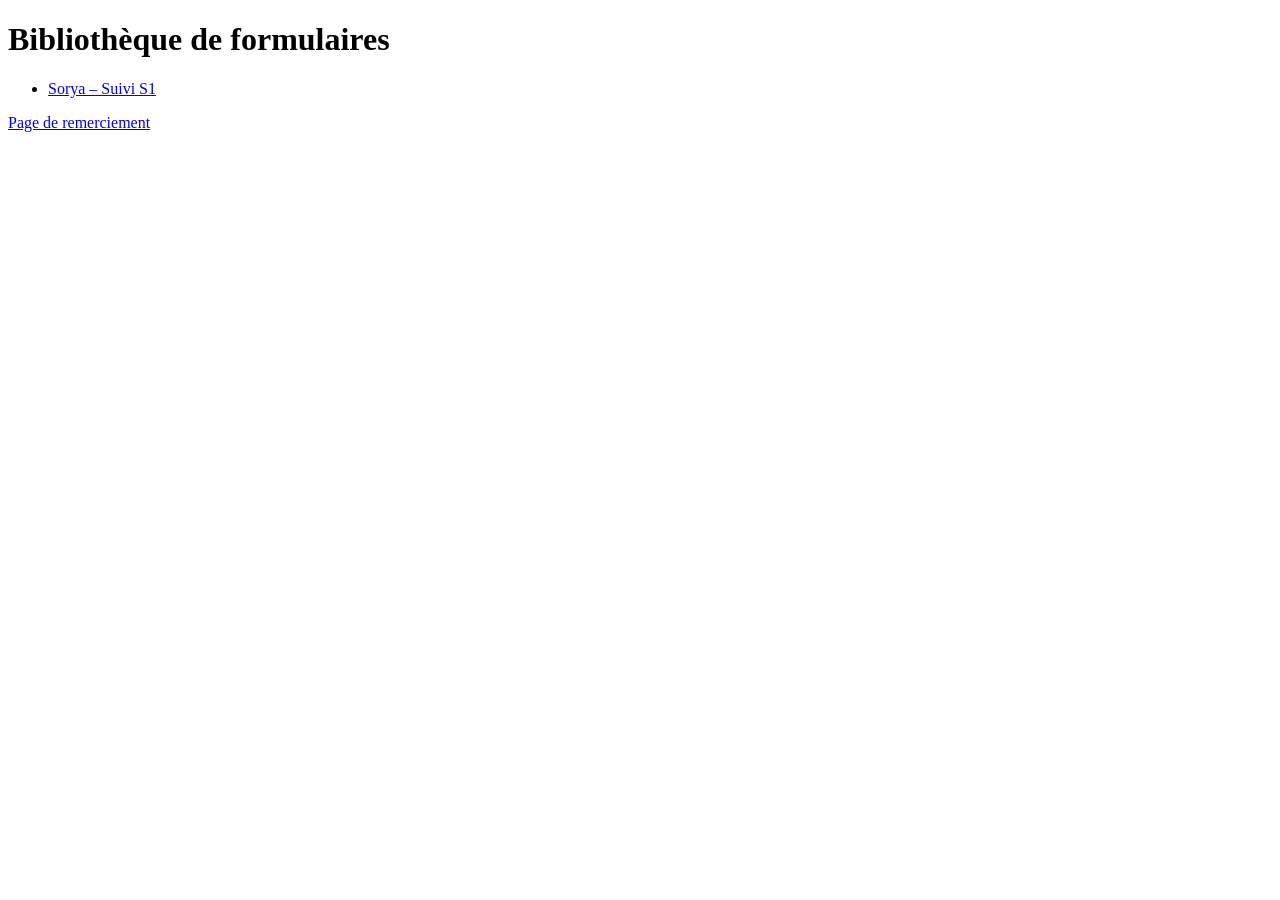
<file: index.html>
<!doctype html>
<meta charset="utf-8">
<meta name="viewport" content="width=device-width, initial-scale=1">
<title>📋 Formulaires</title>
<h1>Bibliothèque de formulaires</h1>
<ul>
  <li><a href="forms/sorya_s1.html">Sorya – Suivi S1</a></li>
</ul>
<p><a href="merci.html">Page de remerciement</a></p>
</file>
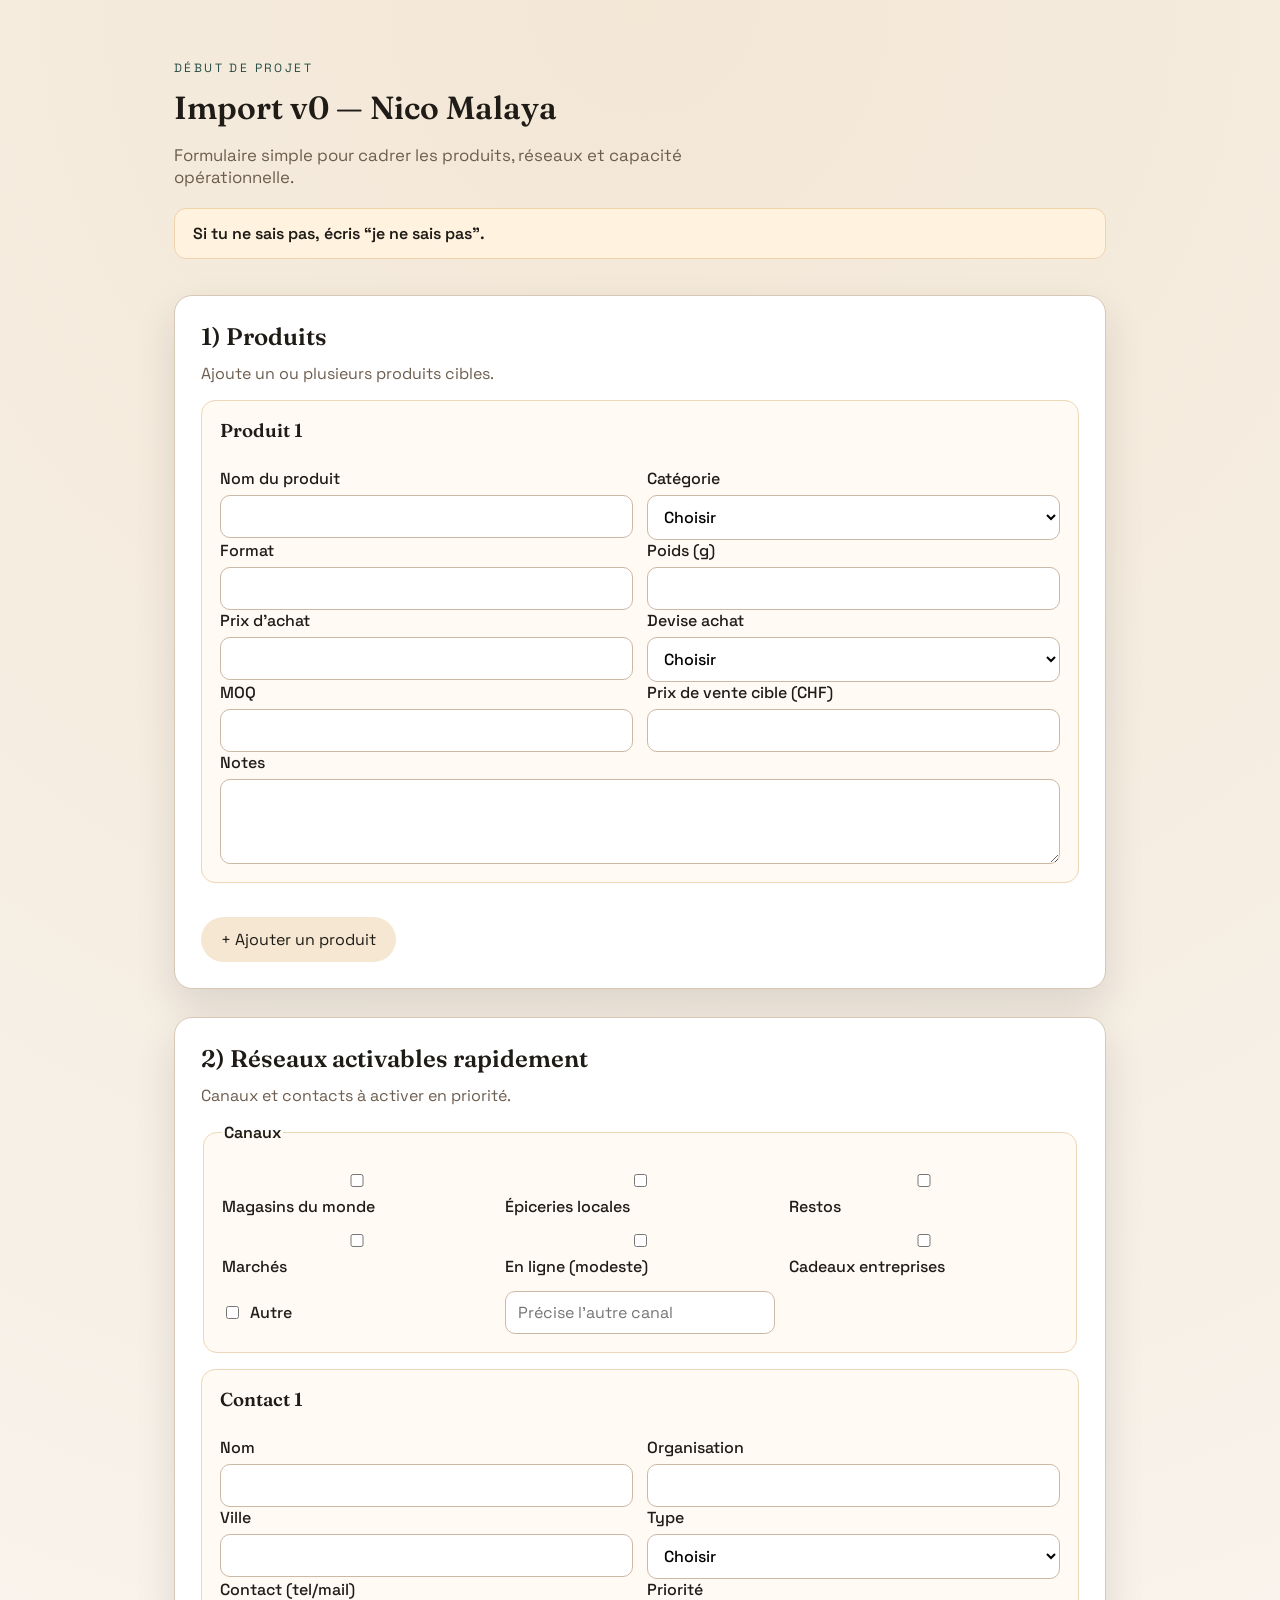
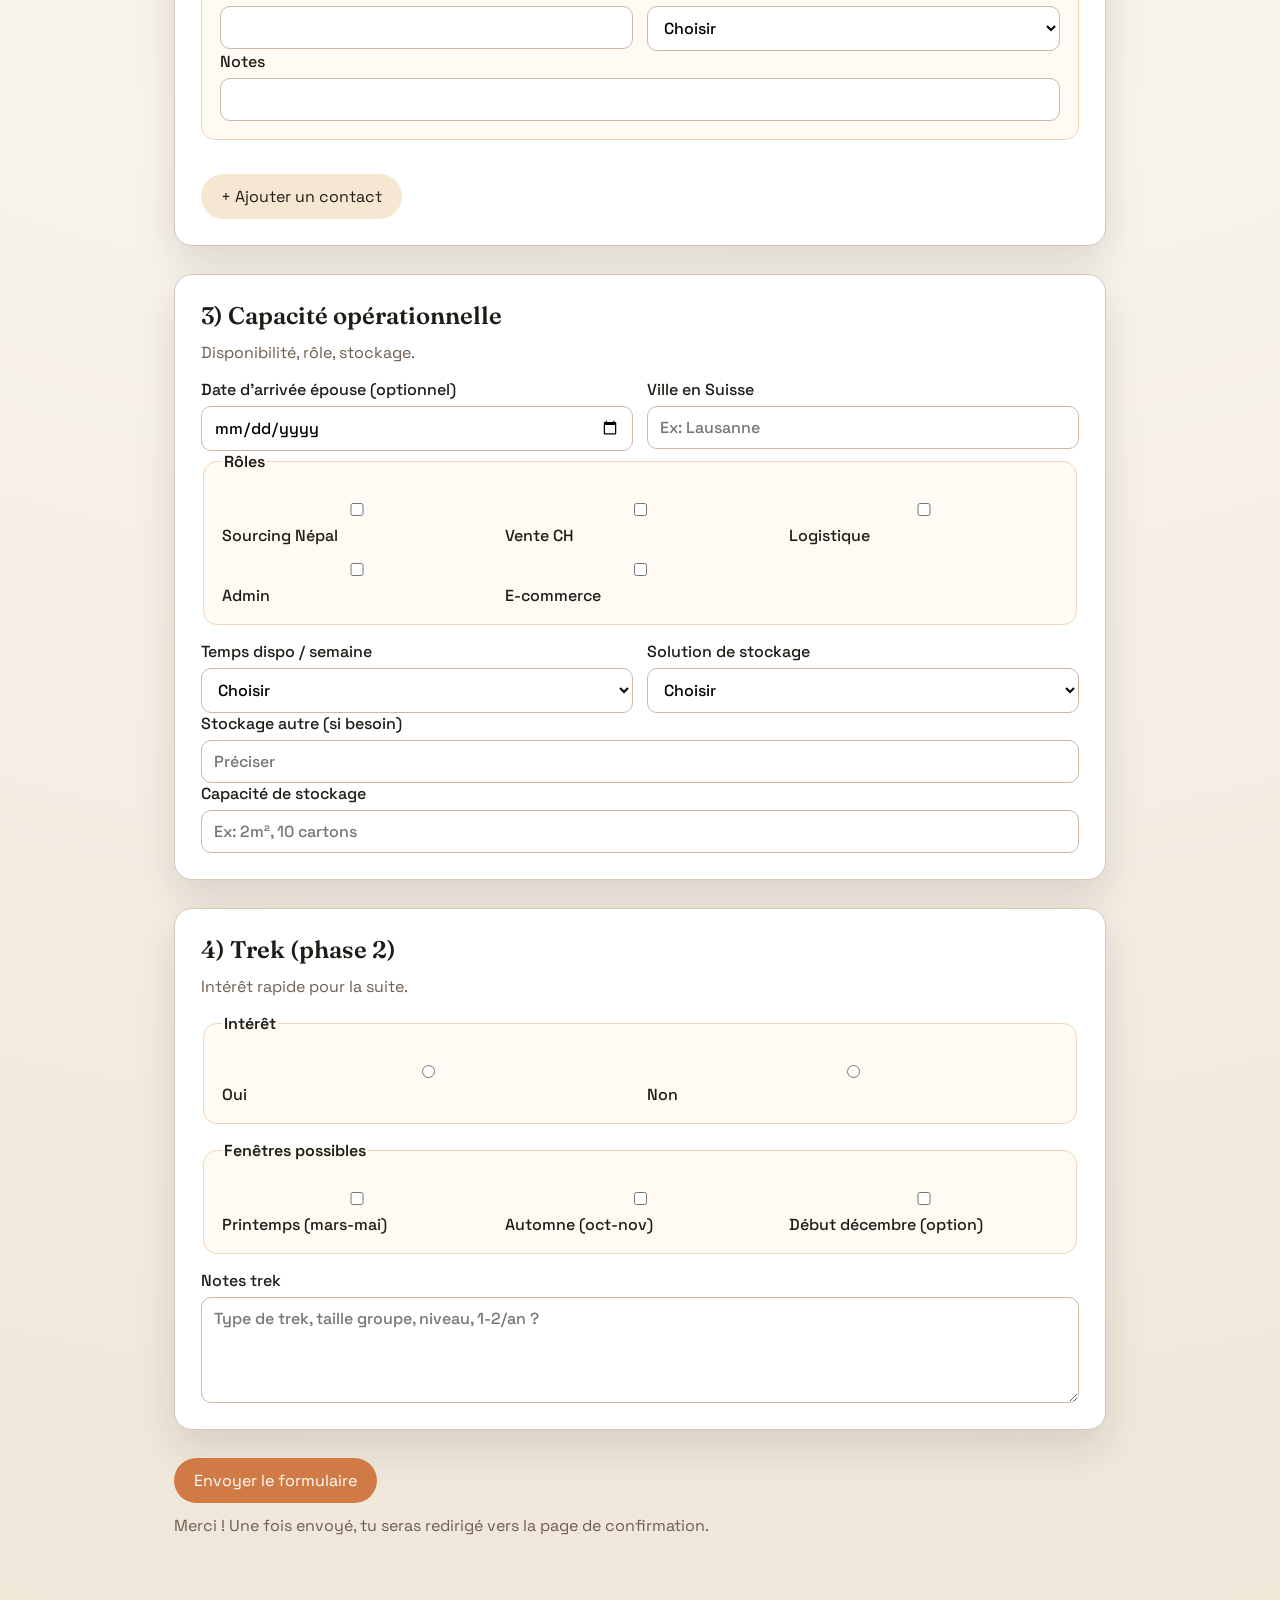
<file: nico-malaya-import-v0/index.html>
<!doctype html>
<html lang="fr">
<head>
  <meta charset="utf-8" />
  <meta name="viewport" content="width=device-width, initial-scale=1" />
  <title>Nico Malaya — Import v0</title>
  <link rel="preconnect" href="https://fonts.googleapis.com" />
  <link rel="preconnect" href="https://fonts.gstatic.com" crossorigin />
  <link href="https://fonts.googleapis.com/css2?family=Fraunces:opsz,wght@9..144,300;9..144,500;9..144,700&family=Space+Grotesk:wght@400;500;600&display=swap" rel="stylesheet" />
  <link rel="stylesheet" href="styles.css" />
</head>
<body>
  <main class="page">
    <header class="hero">
      <p class="eyebrow">Début de projet</p>
      <h1>Import v0 — Nico Malaya</h1>
      <p class="lead">Formulaire simple pour cadrer les produits, réseaux et capacité opérationnelle.</p>
      <div class="alert" role="alert">
        Si tu ne sais pas, écris “je ne sais pas”.
      </div>
    </header>

    <form class="form" action="https://formspree.io/f/xykkrkey" method="POST">
      <input type="hidden" name="form_name" value="nico-malaya-import-v0" />
      <input type="hidden" name="form_version" value="v0_2026-01-22" />
      <input type="hidden" name="form_locale" value="fr" />
      <input type="hidden" name="_redirect" value="./thank-you.html" />

      <section class="section" id="produits">
        <div class="section-head">
          <h2>1) Produits</h2>
          <p>Ajoute un ou plusieurs produits cibles.</p>
        </div>

        <div id="products-list" class="stack"></div>
        <button type="button" class="btn ghost" id="add-product">+ Ajouter un produit</button>
      </section>

      <section class="section" id="reseaux">
        <div class="section-head">
          <h2>2) Réseaux activables rapidement</h2>
          <p>Canaux et contacts à activer en priorité.</p>
        </div>

        <fieldset class="card">
          <legend>Canaux</legend>
          <div class="grid check-grid">
            <label><input type="checkbox" name="channels[]" value="magasins_du_monde" /> Magasins du monde</label>
            <label><input type="checkbox" name="channels[]" value="epiceries_locales" /> Épiceries locales</label>
            <label><input type="checkbox" name="channels[]" value="restos" /> Restos</label>
            <label><input type="checkbox" name="channels[]" value="marches" /> Marchés</label>
            <label><input type="checkbox" name="channels[]" value="en_ligne_modeste" /> En ligne (modeste)</label>
            <label><input type="checkbox" name="channels[]" value="cadeaux_entreprises" /> Cadeaux entreprises</label>
            <label class="inline"><input type="checkbox" name="channels[]" value="autre" /> Autre</label>
            <input type="text" name="channels_other" placeholder="Précise l'autre canal" />
          </div>
        </fieldset>

        <div class="stack" id="contacts-list"></div>
        <button type="button" class="btn ghost" id="add-contact">+ Ajouter un contact</button>
      </section>

      <section class="section" id="capacite">
        <div class="section-head">
          <h2>3) Capacité opérationnelle</h2>
          <p>Disponibilité, rôle, stockage.</p>
        </div>

        <div class="grid two">
          <label>
            Date d’arrivée épouse (optionnel)
            <input type="date" name="wife_arrival_date" />
          </label>
          <label>
            Ville en Suisse
            <input type="text" name="wife_city_ch" placeholder="Ex: Lausanne" />
          </label>
        </div>

        <fieldset class="card">
          <legend>Rôles</legend>
          <div class="grid check-grid">
            <label><input type="checkbox" name="roles[]" value="sourcing_nepal" /> Sourcing Népal</label>
            <label><input type="checkbox" name="roles[]" value="vente_ch" /> Vente CH</label>
            <label><input type="checkbox" name="roles[]" value="logistique" /> Logistique</label>
            <label><input type="checkbox" name="roles[]" value="admin" /> Admin</label>
            <label><input type="checkbox" name="roles[]" value="ecommerce" /> E-commerce</label>
          </div>
        </fieldset>

        <div class="grid two">
          <label>
            Temps dispo / semaine
            <select name="time_available_week">
              <option value="">Choisir</option>
              <option value="lt_2h">&lt;2h</option>
              <option value="2_5h">2-5h</option>
              <option value="5_10h">5-10h</option>
              <option value="10h_plus">10h+</option>
            </select>
          </label>

          <label>
            Solution de stockage
            <select name="storage_solution" id="storage-solution">
              <option value="">Choisir</option>
              <option value="domicile">Domicile</option>
              <option value="partenaire">Partenaire</option>
              <option value="garage">Garage</option>
              <option value="3pl">3PL</option>
              <option value="autre">Autre</option>
            </select>
          </label>
        </div>

        <label>
          Stockage autre (si besoin)
          <input type="text" name="storage_solution_other" placeholder="Préciser" />
        </label>

        <label>
          Capacité de stockage
          <input type="text" name="storage_capacity" placeholder="Ex: 2m², 10 cartons" />
        </label>
      </section>

      <section class="section" id="trek">
        <div class="section-head">
          <h2>4) Trek (phase 2)</h2>
          <p>Intérêt rapide pour la suite.</p>
        </div>

        <fieldset class="card">
          <legend>Intérêt</legend>
          <div class="grid check-grid">
            <label><input type="radio" name="trek_interest" value="yes" /> Oui</label>
            <label><input type="radio" name="trek_interest" value="no" /> Non</label>
          </div>
        </fieldset>

        <fieldset class="card">
          <legend>Fenêtres possibles</legend>
          <div class="grid check-grid">
            <label><input type="checkbox" name="trek_windows[]" value="printemps_mars_mai" /> Printemps (mars-mai)</label>
            <label><input type="checkbox" name="trek_windows[]" value="automne_oct_nov" /> Automne (oct-nov)</label>
            <label><input type="checkbox" name="trek_windows[]" value="debut_decembre_option" /> Début décembre (option)</label>
          </div>
        </fieldset>

        <label>
          Notes trek
          <textarea name="trek_notes" rows="4" placeholder="Type de trek, taille groupe, niveau, 1-2/an ?"></textarea>
        </label>
      </section>

      <footer class="form-footer">
        <button class="btn primary" type="submit">Envoyer le formulaire</button>
        <p class="helper">Merci ! Une fois envoyé, tu seras redirigé vers la page de confirmation.</p>
      </footer>
    </form>
  </main>

  <template id="product-template">
    <article class="card product" data-index="__index__">
      <header class="card-head">
        <h3>Produit <span class="product-number">__number__</span></h3>
        <button type="button" class="btn mini danger remove-product">Supprimer</button>
      </header>
      <div class="grid two">
        <label>
          Nom du produit
          <input type="text" name="products[__index__][name]" required />
        </label>
        <label>
          Catégorie
          <select name="products[__index__][category]" required>
            <option value="">Choisir</option>
            <option value="the">Thé</option>
            <option value="cafe">Café</option>
            <option value="epices">Épices</option>
            <option value="autre">Autre</option>
          </select>
        </label>
      </div>
      <div class="grid two">
        <label>
          Format
          <input type="text" name="products[__index__][format]" />
        </label>
        <label>
          Poids (g)
          <input type="number" name="products[__index__][weight_g]" min="0" step="1" />
        </label>
      </div>
      <div class="grid two">
        <label>
          Prix d'achat
          <input type="number" name="products[__index__][buy_price]" min="0" step="0.01" required />
        </label>
        <label>
          Devise achat
          <select name="products[__index__][buy_currency]" required>
            <option value="">Choisir</option>
            <option value="NPR">NPR</option>
            <option value="CHF">CHF</option>
          </select>
        </label>
      </div>
      <div class="grid two">
        <label>
          MOQ
          <input type="text" name="products[__index__][moq]" />
        </label>
        <label>
          Prix de vente cible (CHF)
          <input type="number" name="products[__index__][sell_price_target_chf]" min="0" step="0.01" />
        </label>
      </div>
      <label>
        Notes
        <textarea name="products[__index__][notes]" rows="3"></textarea>
      </label>
    </article>
  </template>

  <template id="contact-template">
    <article class="card contact" data-index="__index__">
      <header class="card-head">
        <h3>Contact <span class="contact-number">__number__</span></h3>
        <button type="button" class="btn mini danger remove-contact">Supprimer</button>
      </header>
      <div class="grid two">
        <label>
          Nom
          <input type="text" name="contacts[__index__][name]" />
        </label>
        <label>
          Organisation
          <input type="text" name="contacts[__index__][org]" />
        </label>
      </div>
      <div class="grid two">
        <label>
          Ville
          <input type="text" name="contacts[__index__][city]" />
        </label>
        <label>
          Type
          <select name="contacts[__index__][type]">
            <option value="">Choisir</option>
            <option value="epicerie">Épicerie</option>
            <option value="resto">Resto</option>
            <option value="asso">Asso</option>
            <option value="distributeur">Distributeur</option>
            <option value="ami">Ami</option>
            <option value="famille">Famille</option>
            <option value="autre">Autre</option>
          </select>
        </label>
      </div>
      <div class="grid two">
        <label>
          Contact (tel/mail)
          <input type="text" name="contacts[__index__][contact]" />
        </label>
        <label>
          Priorité
          <select name="contacts[__index__][priority]">
            <option value="">Choisir</option>
            <option value="chaud">Chaud</option>
            <option value="tiede">Tiède</option>
            <option value="froid">Froid</option>
          </select>
        </label>
      </div>
      <label>
        Notes
        <input type="text" name="contacts[__index__][notes]" />
      </label>
    </article>
  </template>

  <script src="script.js"></script>
</body>
</html>
</file>
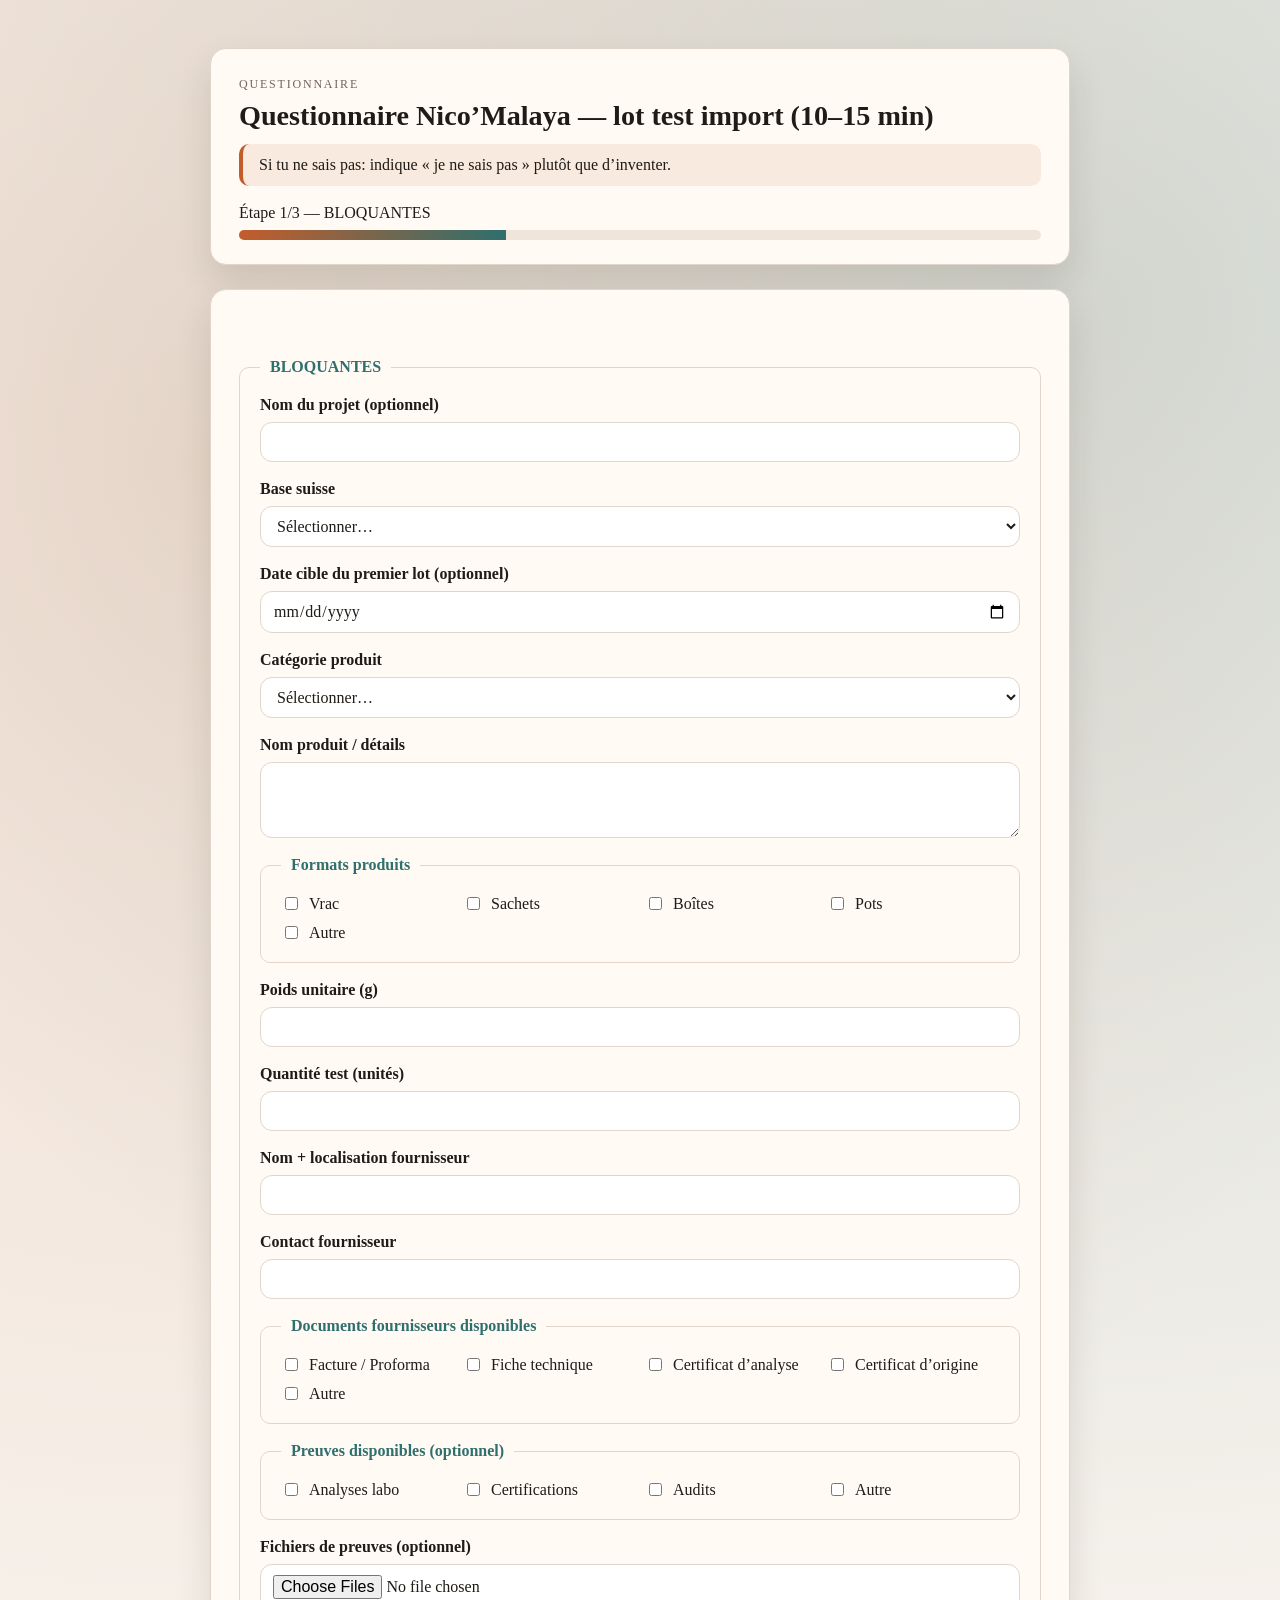
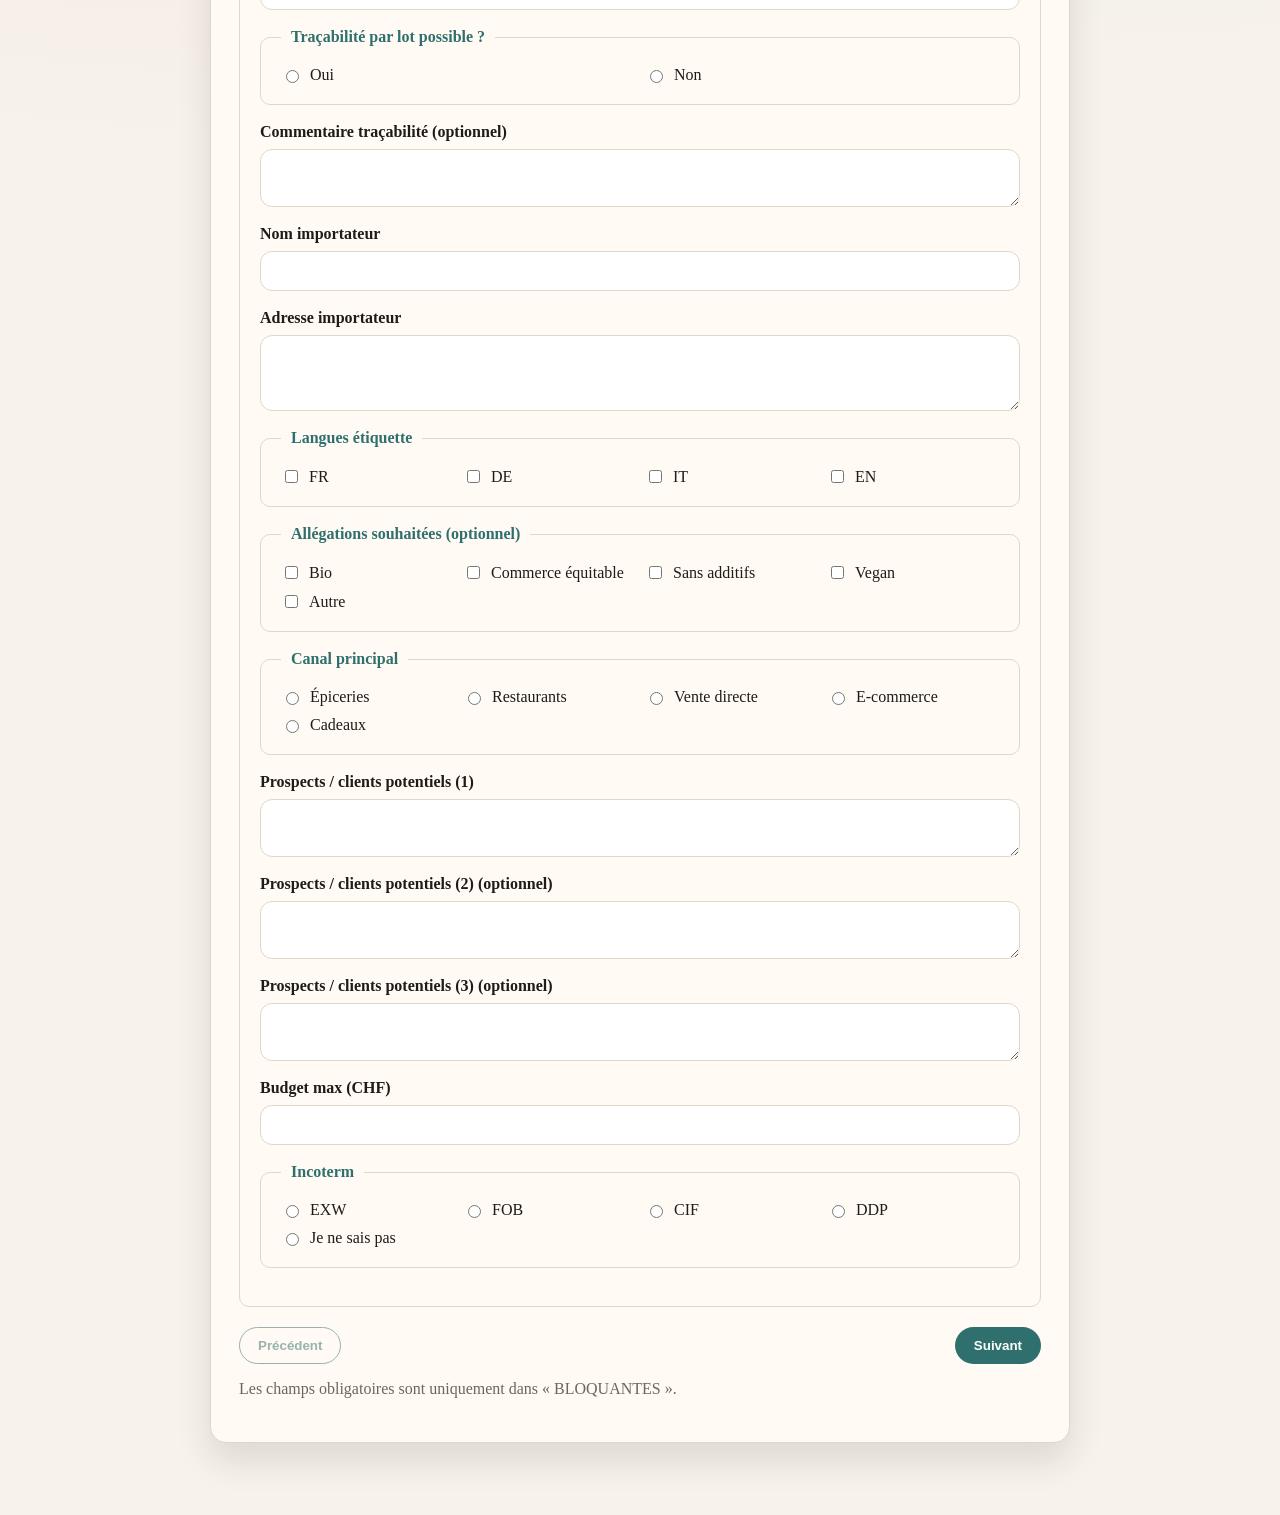
<file: nico-malaya-import/index.html>
<!doctype html>
<html lang="fr">
<head>
  <meta charset="utf-8" />
  <meta name="viewport" content="width=device-width, initial-scale=1" />
  <title>Questionnaire Nico’Malaya — Pivot Import</title>
  <link rel="stylesheet" href="styles.css" />
</head>
<body>
  <main class="page">
    <header class="hero">
      <p class="eyebrow">Questionnaire</p>
      <h1>Questionnaire Nico’Malaya — lot test import (10–15 min)</h1>
      <p class="callout">Si tu ne sais pas: indique «&nbsp;je ne sais pas&nbsp;» plutôt que d’inventer.</p>
      <div class="progress" aria-live="polite">
        <span id="progressText">Étape 1/3 — BLOQUANTES</span>
        <div class="progress-bar" aria-hidden="true">
          <span id="progressFill"></span>
        </div>
      </div>
    </header>

    <form id="wizardForm" action="https://formspree.io/f/xykkrkey" method="POST" enctype="multipart/form-data" novalidate>
      <input type="hidden" name="form_version" value="v1_2026-01-22" />
      <input type="hidden" name="form_locale" value="fr" />
      <input type="hidden" name="wizard_completed_step" id="wizardCompletedStep" value="1" />
      <input type="hidden" name="_redirect" value="thank-you.html" />

      <div id="formErrors" class="form-errors" role="status" aria-live="polite"></div>

      <section class="step" data-step="1">
        <fieldset>
          <legend>BLOQUANTES</legend>

          <div class="field">
            <label for="project_name">Nom du projet (optionnel)</label>
            <input id="project_name" name="project_name" type="text" autocomplete="organization" />
          </div>

          <div class="field">
            <label for="swiss_base">Base suisse</label>
            <select id="swiss_base" name="swiss_base" required>
              <option value="">Sélectionner…</option>
              <option value="lausanne">Lausanne</option>
              <option value="geneve">Genève</option>
              <option value="autre">Autre</option>
            </select>
          </div>

          <div class="field conditional" data-show-when="swiss_base:autre">
            <label for="swiss_base_other">Si autre, préciser</label>
            <input id="swiss_base_other" name="swiss_base_other" type="text" />
          </div>

          <div class="field">
            <label for="target_date_first_lot">Date cible du premier lot (optionnel)</label>
            <input id="target_date_first_lot" name="target_date_first_lot" type="date" />
          </div>

          <div class="field">
            <label for="product_category">Catégorie produit</label>
            <select id="product_category" name="product_category" required>
              <option value="">Sélectionner…</option>
              <option value="the">Thé</option>
              <option value="cafe">Café</option>
              <option value="epices">Épices</option>
              <option value="autre">Autre</option>
            </select>
          </div>

          <div class="field">
            <label for="product_name_details">Nom produit / détails</label>
            <textarea id="product_name_details" name="product_name_details" rows="3" required></textarea>
          </div>

          <fieldset class="field">
            <legend>Formats produits</legend>
            <div class="choices">
              <label><input type="checkbox" name="product_formats[]" value="vrac" /> Vrac</label>
              <label><input type="checkbox" name="product_formats[]" value="sachets" /> Sachets</label>
              <label><input type="checkbox" name="product_formats[]" value="boites" /> Boîtes</label>
              <label><input type="checkbox" name="product_formats[]" value="pots" /> Pots</label>
              <label><input type="checkbox" name="product_formats[]" value="autre" /> Autre</label>
            </div>
          </fieldset>

          <div class="field conditional" data-show-when="product_formats[]:autre">
            <label for="product_formats_other">Si autre, préciser</label>
            <input id="product_formats_other" name="product_formats_other" type="text" />
          </div>

          <div class="field">
            <label for="unit_weight_g">Poids unitaire (g)</label>
            <input id="unit_weight_g" name="unit_weight_g" type="number" min="0" step="0.01" required />
          </div>

          <div class="field">
            <label for="test_quantity_units">Quantité test (unités)</label>
            <input id="test_quantity_units" name="test_quantity_units" type="number" min="0" step="1" required />
          </div>

          <div class="field">
            <label for="supplier_name_location">Nom + localisation fournisseur</label>
            <input id="supplier_name_location" name="supplier_name_location" type="text" required />
          </div>

          <div class="field">
            <label for="supplier_contact">Contact fournisseur</label>
            <input id="supplier_contact" name="supplier_contact" type="text" required />
          </div>

          <fieldset class="field">
            <legend>Documents fournisseurs disponibles</legend>
            <div class="choices">
              <label><input type="checkbox" name="supplier_docs[]" value="facture_proforma" /> Facture / Proforma</label>
              <label><input type="checkbox" name="supplier_docs[]" value="fiche_technique" /> Fiche technique</label>
              <label><input type="checkbox" name="supplier_docs[]" value="certificat_analyse" /> Certificat d’analyse</label>
              <label><input type="checkbox" name="supplier_docs[]" value="certificat_origine" /> Certificat d’origine</label>
              <label><input type="checkbox" name="supplier_docs[]" value="autre" /> Autre</label>
            </div>
          </fieldset>

          <fieldset class="field">
            <legend>Preuves disponibles (optionnel)</legend>
            <div class="choices">
              <label><input type="checkbox" name="proofs_available[]" value="analyses" /> Analyses labo</label>
              <label><input type="checkbox" name="proofs_available[]" value="certifications" /> Certifications</label>
              <label><input type="checkbox" name="proofs_available[]" value="audits" /> Audits</label>
              <label><input type="checkbox" name="proofs_available[]" value="autre" /> Autre</label>
            </div>
          </fieldset>

          <div class="field">
            <label for="proof_files">Fichiers de preuves (optionnel)</label>
            <input id="proof_files" name="proof_files" type="file" multiple />
          </div>

          <fieldset class="field">
            <legend>Traçabilité par lot possible ?</legend>
            <div class="choices">
              <label><input type="radio" name="lot_traceability_possible" value="oui" required /> Oui</label>
              <label><input type="radio" name="lot_traceability_possible" value="non" required /> Non</label>
            </div>
          </fieldset>

          <div class="field">
            <label for="lot_traceability_comment">Commentaire traçabilité (optionnel)</label>
            <textarea id="lot_traceability_comment" name="lot_traceability_comment" rows="2"></textarea>
          </div>

          <div class="field">
            <label for="importer_name">Nom importateur</label>
            <input id="importer_name" name="importer_name" type="text" required />
          </div>

          <div class="field">
            <label for="importer_address">Adresse importateur</label>
            <textarea id="importer_address" name="importer_address" rows="3" required></textarea>
          </div>

          <fieldset class="field">
            <legend>Langues étiquette</legend>
            <div class="choices">
              <label><input type="checkbox" name="label_languages[]" value="fr" /> FR</label>
              <label><input type="checkbox" name="label_languages[]" value="de" /> DE</label>
              <label><input type="checkbox" name="label_languages[]" value="it" /> IT</label>
              <label><input type="checkbox" name="label_languages[]" value="en" /> EN</label>
            </div>
          </fieldset>

          <fieldset class="field">
            <legend>Allégations souhaitées (optionnel)</legend>
            <div class="choices">
              <label><input type="checkbox" name="desired_claims[]" value="bio" /> Bio</label>
              <label><input type="checkbox" name="desired_claims[]" value="equitable" /> Commerce équitable</label>
              <label><input type="checkbox" name="desired_claims[]" value="sans_additifs" /> Sans additifs</label>
              <label><input type="checkbox" name="desired_claims[]" value="vegan" /> Vegan</label>
              <label><input type="checkbox" name="desired_claims[]" value="autre" /> Autre</label>
            </div>
          </fieldset>

          <div class="field conditional" data-show-when="desired_claims[]:autre">
            <label for="desired_claims_other">Si autre, préciser</label>
            <input id="desired_claims_other" name="desired_claims_other" type="text" />
          </div>

          <div class="field conditional" data-show-when="desired_claims[]:*">
            <label for="claims_proof_text">Preuves pour les allégations</label>
            <textarea id="claims_proof_text" name="claims_proof_text" rows="3"></textarea>
          </div>

          <fieldset class="field">
            <legend>Canal principal</legend>
            <div class="choices">
              <label><input type="radio" name="primary_channel" value="epiceries" required /> Épiceries</label>
              <label><input type="radio" name="primary_channel" value="restaurants" required /> Restaurants</label>
              <label><input type="radio" name="primary_channel" value="vente_directe" required /> Vente directe</label>
              <label><input type="radio" name="primary_channel" value="ecommerce" required /> E-commerce</label>
              <label><input type="radio" name="primary_channel" value="cadeaux" required /> Cadeaux</label>
            </div>
          </fieldset>

          <div class="field">
            <label for="prospects_1">Prospects / clients potentiels (1)</label>
            <textarea id="prospects_1" name="prospects_1" rows="2"></textarea>
          </div>

          <div class="field">
            <label for="prospects_2">Prospects / clients potentiels (2) (optionnel)</label>
            <textarea id="prospects_2" name="prospects_2" rows="2"></textarea>
          </div>

          <div class="field">
            <label for="prospects_3">Prospects / clients potentiels (3) (optionnel)</label>
            <textarea id="prospects_3" name="prospects_3" rows="2"></textarea>
          </div>

          <div class="field">
            <label for="budget_max_chf">Budget max (CHF)</label>
            <input id="budget_max_chf" name="budget_max_chf" type="number" min="0" step="0.01" required />
          </div>

          <fieldset class="field">
            <legend>Incoterm</legend>
            <div class="choices">
              <label><input type="radio" name="incoterm" value="exw" required /> EXW</label>
              <label><input type="radio" name="incoterm" value="fob" required /> FOB</label>
              <label><input type="radio" name="incoterm" value="cif" required /> CIF</label>
              <label><input type="radio" name="incoterm" value="ddp" required /> DDP</label>
              <label><input type="radio" name="incoterm" value="je_ne_sais_pas" required /> Je ne sais pas</label>
            </div>
          </fieldset>
        </fieldset>
      </section>

      <section class="step" data-step="2" hidden>
        <fieldset>
          <legend>IMPORTANTES</legend>

          <div class="field">
            <label for="moq_details">MOQ / quantités minimales (optionnel)</label>
            <textarea id="moq_details" name="moq_details" rows="2"></textarea>
          </div>

          <div class="field">
            <label for="lead_times">Lead times (optionnel)</label>
            <textarea id="lead_times" name="lead_times" rows="2"></textarea>
          </div>

          <fieldset class="field">
            <legend>Mode de transport (optionnel)</legend>
            <div class="choices">
              <label><input type="radio" name="transport_mode" value="aerien" /> Aérien</label>
              <label><input type="radio" name="transport_mode" value="maritime" /> Maritime</label>
              <label><input type="radio" name="transport_mode" value="je_ne_sais_pas" /> Je ne sais pas</label>
            </div>
          </fieldset>

          <fieldset class="field">
            <legend>Packaging final fait où ? (optionnel)</legend>
            <div class="choices">
              <label><input type="radio" name="final_packaging_where" value="nepal" /> Népal</label>
              <label><input type="radio" name="final_packaging_where" value="suisse" /> Suisse</label>
              <label><input type="radio" name="final_packaging_where" value="je_ne_sais_pas" /> Je ne sais pas</label>
            </div>
          </fieldset>

          <fieldset class="field">
            <legend>Transit / dédouanement géré par un transitaire ? (optionnel)</legend>
            <div class="choices">
              <label><input type="radio" name="customs_forwarder" value="oui" /> Oui</label>
              <label><input type="radio" name="customs_forwarder" value="non" /> Non</label>
            </div>
          </fieldset>

          <div class="field conditional" data-show-when="customs_forwarder:oui">
            <label for="customs_forwarder_details">Si oui, préciser</label>
            <input id="customs_forwarder_details" name="customs_forwarder_details" type="text" />
          </div>

          <fieldset class="field">
            <legend>Solution de stockage en Suisse ? (optionnel)</legend>
            <div class="choices">
              <label><input type="radio" name="swiss_storage_solution" value="domicile" /> Domicile</label>
              <label><input type="radio" name="swiss_storage_solution" value="partenaire" /> Partenaire</label>
              <label><input type="radio" name="swiss_storage_solution" value="3pl" /> 3PL</label>
              <label><input type="radio" name="swiss_storage_solution" value="autre" /> Autre</label>
            </div>
          </fieldset>

          <div class="field conditional" data-show-when="swiss_storage_solution:autre">
            <label for="swiss_storage_details">Si autre, préciser</label>
            <input id="swiss_storage_details" name="swiss_storage_details" type="text" />
          </div>

          <div class="field">
            <label for="target_price_b2c">Prix cible B2C (optionnel)</label>
            <input id="target_price_b2c" name="target_price_b2c" type="number" min="0" step="0.01" />
          </div>

          <div class="field">
            <label for="target_price_b2b">Prix cible B2B (optionnel)</label>
            <input id="target_price_b2b" name="target_price_b2b" type="number" min="0" step="0.01" />
          </div>

          <div class="field">
            <label for="pricing_comment">Commentaires pricing (optionnel)</label>
            <textarea id="pricing_comment" name="pricing_comment" rows="2"></textarea>
          </div>
        </fieldset>
      </section>

      <section class="step" data-step="3" hidden>
        <fieldset>
          <legend>À PRÉCISER</legend>

          <div class="field">
            <label for="brand_name_options">Options de nom de marque (optionnel)</label>
            <textarea id="brand_name_options" name="brand_name_options" rows="2"></textarea>
          </div>

          <div class="field">
            <label for="provable_storytelling">Storytelling prouvable (3 éléments + preuves) (optionnel)</label>
            <textarea id="provable_storytelling" name="provable_storytelling" rows="3"></textarea>
          </div>

          <fieldset class="field">
            <legend>Garder des micro-expériences ? (optionnel)</legend>
            <div class="choices">
              <label><input type="radio" name="keep_micro_experiences" value="oui" /> Oui</label>
              <label><input type="radio" name="keep_micro_experiences" value="non" /> Non</label>
            </div>
          </fieldset>

          <fieldset class="field conditional" data-show-when="keep_micro_experiences:oui">
            <legend>Formats micro-expériences (si oui)</legend>
            <div class="choices">
              <label><input type="checkbox" name="micro_experience_formats[]" value="degustations" /> Dégustations</label>
              <label><input type="checkbox" name="micro_experience_formats[]" value="ateliers" /> Ateliers</label>
              <label><input type="checkbox" name="micro_experience_formats[]" value="popups" /> Pop-ups</label>
              <label><input type="checkbox" name="micro_experience_formats[]" value="evenements" /> Événements</label>
              <label><input type="checkbox" name="micro_experience_formats[]" value="autre" /> Autre</label>
            </div>
          </fieldset>

          <div class="field">
            <label for="biggest_blocker">Plus gros blocage (optionnel)</label>
            <input id="biggest_blocker" name="biggest_blocker" type="text" />
          </div>

          <div class="field">
            <label for="decisions_needed">Décisions à prendre (optionnel)</label>
            <textarea id="decisions_needed" name="decisions_needed" rows="3"></textarea>
          </div>
        </fieldset>
      </section>

      <div class="nav">
        <button type="button" id="prevBtn" class="btn ghost" disabled>Précédent</button>
        <button type="button" id="nextBtn" class="btn">Suivant</button>
        <button type="submit" id="submitBtn" class="btn primary" hidden>Envoyer</button>
      </div>

      <p class="helper">Les champs obligatoires sont uniquement dans «&nbsp;BLOQUANTES&nbsp;».</p>
    </form>
  </main>

  <script src="script.js"></script>
</body>
</html>
</file>
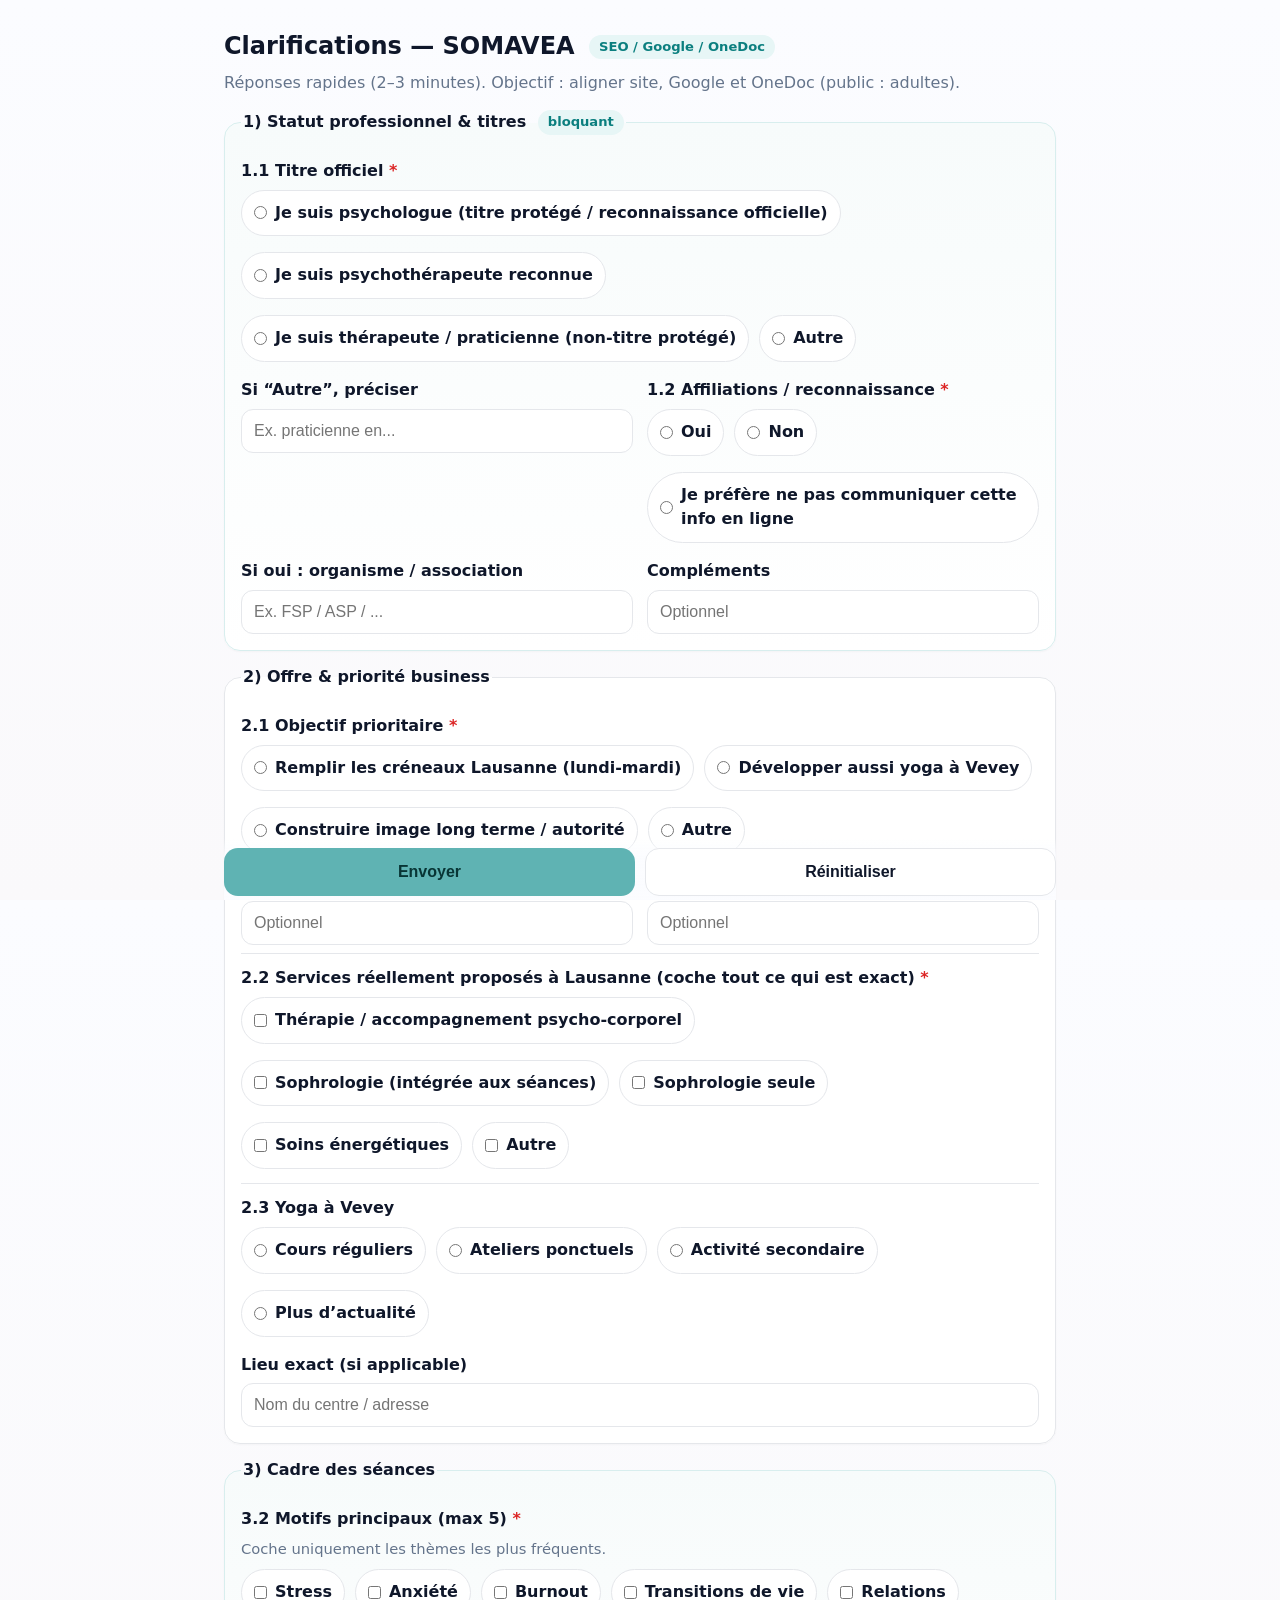
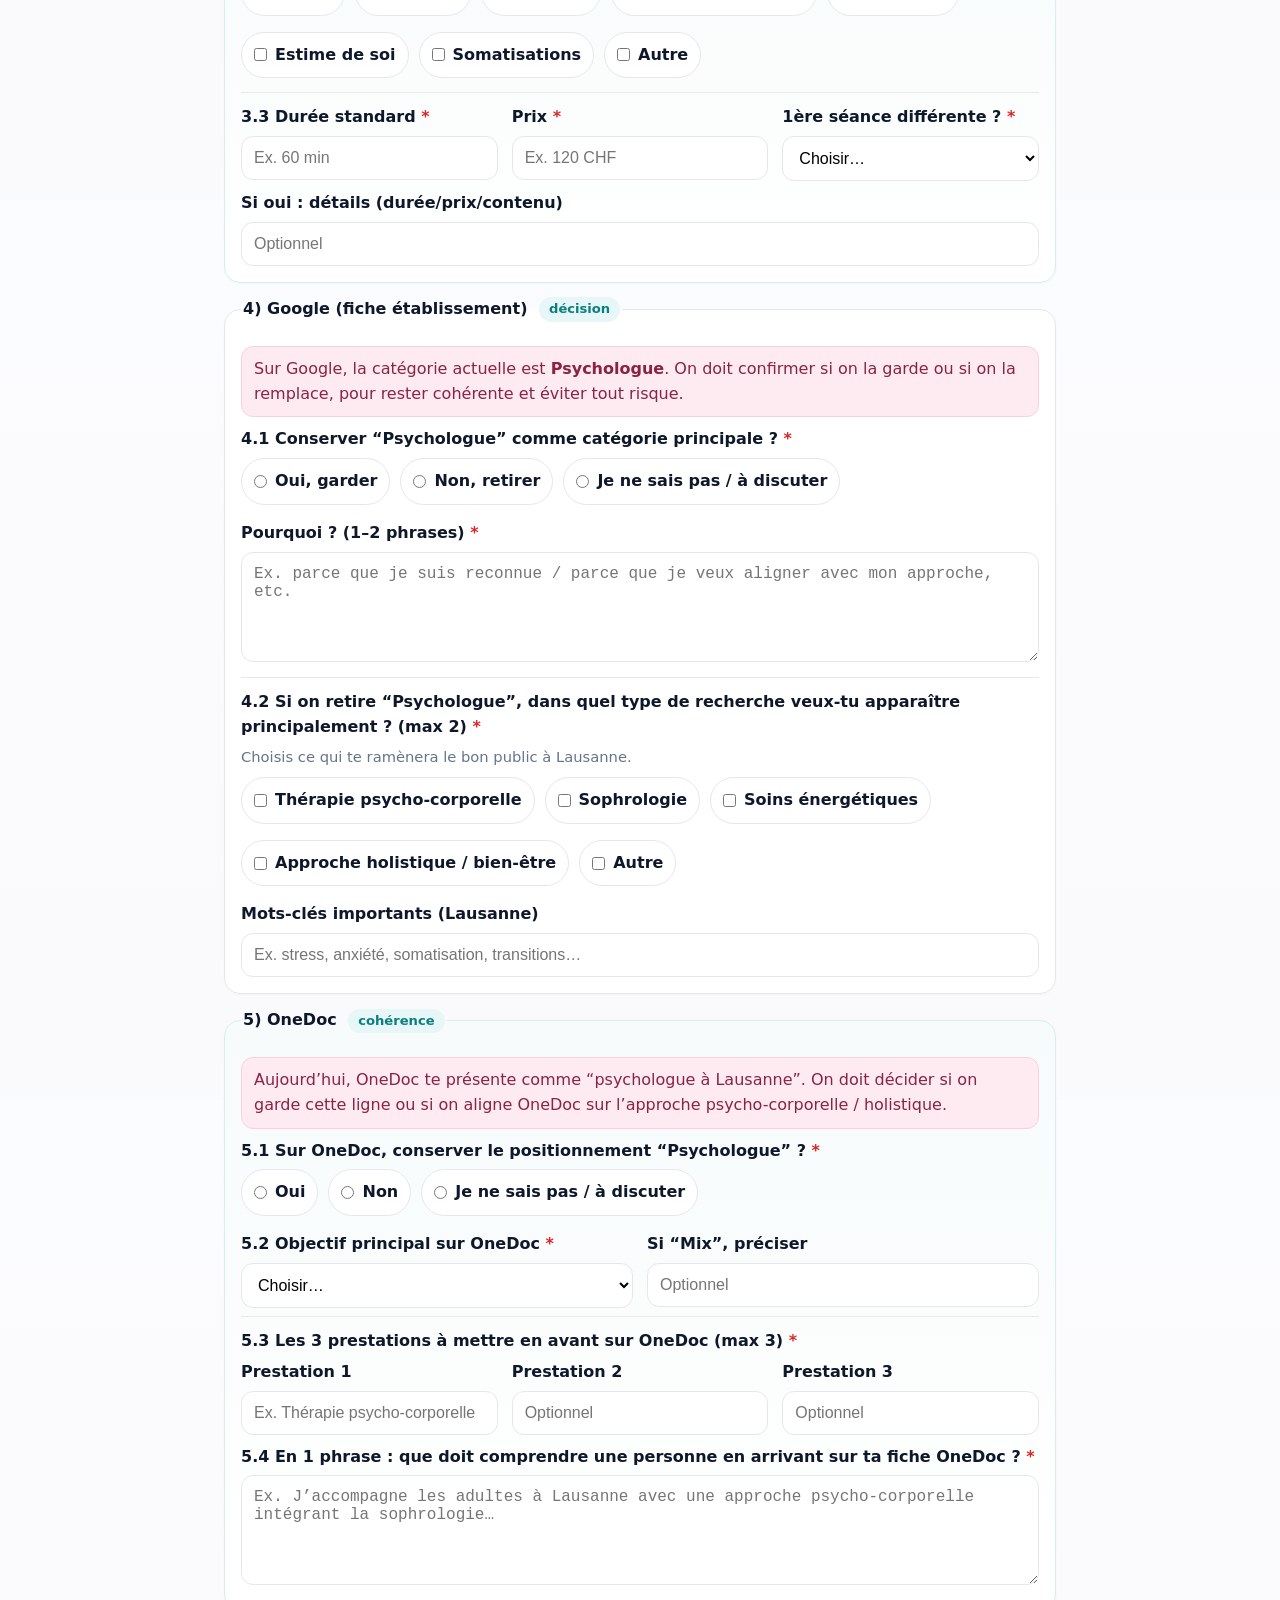
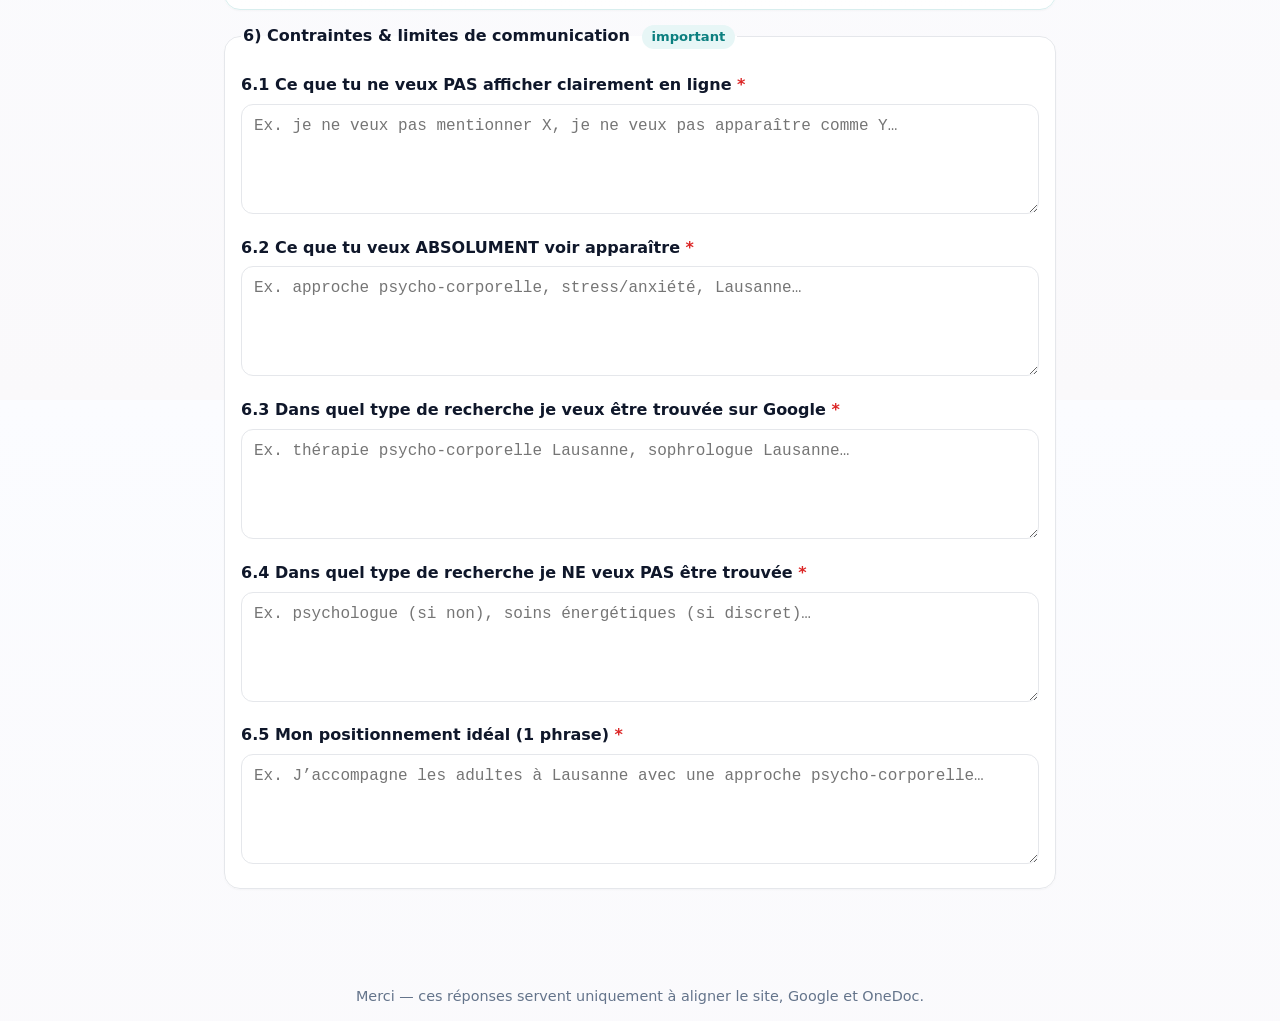
<file: SOMAVEA/index.html>
<!doctype html>
<html lang="fr">
<head>
  <meta charset="utf-8" />
  <meta name="viewport" content="width=device-width, initial-scale=1" />
  <title>SOMAVEA — Clarifications SEO / Google / OneDoc</title>

  <style>
    /* Mobile-first — inspiré de nepal_test :contentReference[oaicite:2]{index=2} */
    :root{
      --bg:#faf9fb; --card:#ffffff; --ink:#0f172a; --muted:#64748b;
      --pri:#5fb3b3; --pri-weak:#e7f6f6; --acc:#f5a3b7; --acc-weak:#fdebf1;
      --radius:16px; --pad:16px; --gap:14px; --max:860px;
      --bd:#e5e7eb; --shadow:0 1px 2px rgba(0,0,0,.03);
      --danger:#dc2626;
    }
    *{box-sizing:border-box}
    html,body{height:100%}
    body{
      margin:0;
      background:linear-gradient(180deg,#fbfcff,var(--bg));
      font:16px/1.55 Inter, system-ui, -apple-system, Segoe UI, Roboto, Arial, sans-serif;
      color:var(--ink);
      -webkit-font-smoothing:antialiased;
      text-rendering:optimizeLegibility;
    }
    .wrap{max-width:var(--max);margin:22px auto;padding:0 14px}
    header{margin-bottom:14px}
    h1{font-size:1.35rem;margin:0 0 6px}
    .lead{margin:0;color:var(--muted)}
    form{display:grid;gap:var(--gap)}
    fieldset{border:0;margin:0;padding:0}
    .card{
      background:var(--card);
      border:1px solid var(--bd);
      border-radius:var(--radius);
      padding:var(--pad);
      box-shadow:var(--shadow);
      scroll-margin-top:14px;
    }
    .accent{
      background:linear-gradient(180deg,#f7fbfb,#ffffff);
      border-color:#d8eeee;
    }
    legend{font-weight:800;margin-bottom:8px}
    .pill{
      display:inline-block;
      background:var(--pri-weak);
      color:#0b7f7f;
      padding:2px 10px;
      border-radius:999px;
      font-size:.82rem;
      margin-left:6px;
      vertical-align:middle;
    }
    .note{
      background:var(--acc-weak);
      border:1px solid #fbd0dc;
      border-radius:12px;
      padding:10px 12px;
      color:#8a2342;
      margin:0 0 10px;
    }
    .grid{display:grid;gap:var(--gap)}
    .grid.cols-2{grid-template-columns:1fr}
    .grid.cols-3{grid-template-columns:1fr}
    @media (min-width:760px){
      .wrap{margin:28px auto}
      h1{font-size:1.5rem}
      .grid.cols-2{grid-template-columns:repeat(2,minmax(0,1fr))}
      .grid.cols-3{grid-template-columns:repeat(3,minmax(0,1fr))}
    }
    label{display:block;font-weight:700;margin-bottom:6px}
    .req::after{content:" *";color:var(--danger)}
    .hint{font-size:.92rem;color:var(--muted);margin:0 0 8px}
    .sep{height:1px;background:var(--bd);margin:8px 0 12px}

    input[type=text],input[type=email],input[type=tel],input[type=number],select,textarea{
      width:100%;
      padding:12px 12px;
      border:1px solid var(--bd);
      border-radius:12px;
      background:#fff;
      outline:none;
      font-size:16px; /* évite zoom iOS */
    }
    input:focus,select:focus,textarea:focus{
      border-color:#bfe7e7;
      box-shadow:0 0 0 4px rgba(95,179,179,.16);
    }
    textarea{min-height:110px;resize:vertical}

    .chips{display:flex;flex-wrap:wrap;gap:10px}
    .chip{
      display:inline-flex;
      align-items:center;
      gap:8px;
      padding:10px 12px;
      border:1px solid var(--bd);
      border-radius:999px;
      background:#fff;
      min-height:44px; /* target tactile */
      user-select:none;
    }
    .chip input{margin:0}

    /* CTA sticky confortable sur mobile */
    .cta{
      position:sticky;
      bottom:0;
      display:flex;
      gap:10px;
      flex-wrap:wrap;
      align-items:center;
      padding:10px 0 4px;
      background:linear-gradient(180deg, rgba(251,252,255,0), rgba(251,252,255,.92) 30%, rgba(251,252,255,.98));
    }
    button{
      appearance:none;
      border:0;
      border-radius:14px;
      padding:13px 16px;
      font-weight:800;
      cursor:pointer;
      min-height:48px;
      flex:1 1 220px;
      font-size:16px;
    }
    button.primary{background:var(--pri);color:#083535}
    button.ghost{background:#fff;border:1px solid var(--bd);color:var(--ink)}
    .footer{font-size:.9rem;color:var(--muted);text-align:center;margin:6px 0 14px}
  </style>
</head>

<body>
  <div class="wrap">
    <header>
      <h1>Clarifications — SOMAVEA <span class="pill">SEO / Google / OneDoc</span></h1>
      <p class="lead">Réponses rapides (2–3 minutes). Objectif : aligner site, Google et OneDoc (public : adultes).</p>
    </header>

    <form id="somavea-form" name="somavea_setup_v1" action="https://formcarry.com/s/6a-gMat9Dnz" method="POST" novalidate>
      <input type="hidden" name="form_name" value="somavea_setup_v1" />
      <input type="hidden" name="_subject" value="SOMAVEA — Réponses Julie (SEO/Google/OneDoc)" />
      <input type="hidden" name="_language" value="fr" />
      <input type="hidden" name="public" value="adultes" />

      <!-- 1) Statut professionnel & titres -->
      <fieldset class="card accent">
        <legend>1) Statut professionnel &amp; titres <span class="pill">bloquant</span></legend>

        <label class="req">1.1 Titre officiel</label>
        <div class="chips" role="group" aria-label="Titre officiel">
          <label class="chip"><input type="radio" name="statut_titre" value="psychologue_reconnu" required /> Je suis psychologue (titre protégé / reconnaissance officielle)</label>
          <label class="chip"><input type="radio" name="statut_titre" value="psychotherapeute_reconnu" /> Je suis psychothérapeute reconnue</label>
          <label class="chip"><input type="radio" name="statut_titre" value="therapeute_praticienne" /> Je suis thérapeute / praticienne (non-titre protégé)</label>
          <label class="chip"><input type="radio" name="statut_titre" value="autre" /> Autre</label>
        </div>

        <div class="grid cols-2" style="margin-top:10px">
          <div>
            <label for="statut_autre">Si “Autre”, préciser</label>
            <input id="statut_autre" name="statut_titre_autre" type="text" placeholder="Ex. praticienne en..." />
          </div>
          <div>
            <label class="req">1.2 Affiliations / reconnaissance</label>
            <div class="chips" role="group" aria-label="Affiliations">
              <label class="chip"><input type="radio" name="statut_affiliation" value="oui" required /> Oui</label>
              <label class="chip"><input type="radio" name="statut_affiliation" value="non" /> Non</label>
              <label class="chip"><input type="radio" name="statut_affiliation" value="ne_pas_communiquer" /> Je préfère ne pas communiquer cette info en ligne</label>
            </div>
          </div>
        </div>

        <div class="grid cols-2" style="margin-top:10px">
          <div>
            <label for="aff_org">Si oui : organisme / association</label>
            <input id="aff_org" name="statut_affiliation_organisme" type="text" placeholder="Ex. FSP / ASP / ..." />
          </div>
          <div>
            <label for="aff_compl">Compléments</label>
            <input id="aff_compl" name="statut_affiliation_complements" type="text" placeholder="Optionnel" />
          </div>
        </div>
      </fieldset>

      <!-- 2) Offre & priorité business -->
      <fieldset class="card">
        <legend>2) Offre &amp; priorité business</legend>

        <label class="req">2.1 Objectif prioritaire</label>
        <div class="chips" role="group" aria-label="Objectif prioritaire">
          <label class="chip"><input type="radio" name="objectif_prioritaire" value="lausanne_lun_mar" required /> Remplir les créneaux Lausanne (lundi-mardi)</label>
          <label class="chip"><input type="radio" name="objectif_prioritaire" value="developper_yoga_vevey" /> Développer aussi yoga à Vevey</label>
          <label class="chip"><input type="radio" name="objectif_prioritaire" value="autorite_long_terme" /> Construire image long terme / autorité</label>
          <label class="chip"><input type="radio" name="objectif_prioritaire" value="autre" /> Autre</label>
        </div>

        <div class="grid cols-2" style="margin-top:10px">
          <div>
            <label for="objectif_autre">Si “Autre”, préciser</label>
            <input id="objectif_autre" name="objectif_autre_precision" type="text" placeholder="Optionnel" />
          </div>
          <div>
            <label for="objectif_compl">Compléments</label>
            <input id="objectif_compl" name="objectif_complements" type="text" placeholder="Optionnel" />
          </div>
        </div>

        <div class="sep"></div>

        <label class="req">2.2 Services réellement proposés à Lausanne (coche tout ce qui est exact)</label>
        <div class="chips" role="group" aria-label="Services Lausanne">
          <label class="chip"><input type="checkbox" name="services_lausanne[]" value="therapie_psycho_corporelle" required /> Thérapie / accompagnement psycho-corporel</label>
          <label class="chip"><input type="checkbox" name="services_lausanne[]" value="sophrologie_integree" /> Sophrologie (intégrée aux séances)</label>
          <label class="chip"><input type="checkbox" name="services_lausanne[]" value="sophrologie_seule" /> Sophrologie seule</label>
          <label class="chip"><input type="checkbox" name="services_lausanne[]" value="soins_energetiques" /> Soins énergétiques</label>
          <label class="chip"><input type="checkbox" id="srv-autre" name="services_lausanne[]" value="autre" /> Autre</label>
        </div>

        <div id="srv-autre-wrap" class="grid" style="margin-top:10px;display:none">
          <div>
            <label for="services_autre">Si “Autre”, préciser</label>
            <input id="services_autre" name="services_lausanne_autre_precision" type="text" placeholder="Optionnel" />
          </div>
        </div>

        <div class="sep"></div>

        <label>2.3 Yoga à Vevey</label>
        <div class="chips" role="group" aria-label="Yoga Vevey">
          <label class="chip"><input type="radio" name="yoga_vevey" value="regulier" /> Cours réguliers</label>
          <label class="chip"><input type="radio" name="yoga_vevey" value="ponctuel" /> Ateliers ponctuels</label>
          <label class="chip"><input type="radio" name="yoga_vevey" value="secondaire" /> Activité secondaire</label>
          <label class="chip"><input type="radio" name="yoga_vevey" value="plus_actualite" /> Plus d’actualité</label>
        </div>

        <div class="grid" style="margin-top:10px">
          <div>
            <label for="yoga_lieu">Lieu exact (si applicable)</label>
            <input id="yoga_lieu" name="yoga_vevey_lieu" type="text" placeholder="Nom du centre / adresse" />
          </div>
        </div>
      </fieldset>

      <!-- 3) Cadre des séances (sans 3.1 Public) -->
      <fieldset class="card accent">
        <legend>3) Cadre des séances</legend>

        <label class="req">3.2 Motifs principaux (max 5)</label>
        <p class="hint">Coche uniquement les thèmes les plus fréquents.</p>
        <div class="chips" role="group" aria-label="Motifs">
          <label class="chip"><input type="checkbox" name="motifs[]" value="stress" /> Stress</label>
          <label class="chip"><input type="checkbox" name="motifs[]" value="anxiete" /> Anxiété</label>
          <label class="chip"><input type="checkbox" name="motifs[]" value="burnout" /> Burnout</label>
          <label class="chip"><input type="checkbox" name="motifs[]" value="transitions_vie" /> Transitions de vie</label>
          <label class="chip"><input type="checkbox" name="motifs[]" value="relations" /> Relations</label>
          <label class="chip"><input type="checkbox" name="motifs[]" value="estime_soi" /> Estime de soi</label>
          <label class="chip"><input type="checkbox" name="motifs[]" value="somatisations" /> Somatisations</label>
          <label class="chip"><input type="checkbox" id="mot-autre" name="motifs[]" value="autre" /> Autre</label>
        </div>

        <div id="mot-autre-wrap" class="grid" style="margin-top:10px;display:none">
          <div>
            <label for="motifs_autre">Si “Autre”, préciser</label>
            <input id="motifs_autre" name="motifs_autre_precision" type="text" placeholder="Optionnel" />
          </div>
        </div>

        <div class="sep"></div>

        <div class="grid cols-3">
          <div>
            <label class="req" for="duree">3.3 Durée standard</label>
            <input id="duree" name="seance_duree" type="text" placeholder="Ex. 60 min" required />
          </div>
          <div>
            <label class="req" for="prix">Prix</label>
            <input id="prix" name="seance_prix" type="text" placeholder="Ex. 120 CHF" required />
          </div>
          <div>
            <label class="req" for="premiere_diff">1ère séance différente ?</label>
            <select id="premiere_diff" name="premiere_seance_diff" required>
              <option value="">Choisir…</option>
              <option value="non">Non</option>
              <option value="oui">Oui</option>
            </select>
          </div>
        </div>

        <div class="grid" style="margin-top:10px">
          <div>
            <label for="premiere_details">Si oui : détails (durée/prix/contenu)</label>
            <input id="premiere_details" name="premiere_seance_details" type="text" placeholder="Optionnel" />
          </div>
        </div>
      </fieldset>

      <!-- 4) Google -->
      <fieldset class="card">
        <legend>4) Google (fiche établissement) <span class="pill">décision</span></legend>

        <div class="note">
          Sur Google, la catégorie actuelle est <strong>Psychologue</strong>. On doit confirmer si on la garde ou si on la remplace, pour rester cohérente et éviter tout risque.
        </div>

        <label class="req">4.1 Conserver “Psychologue” comme catégorie principale ?</label>
        <div class="chips" role="group" aria-label="Conserver psychologue">
          <label class="chip"><input type="radio" name="gbp_conserver_psychologue" value="oui" required /> Oui, garder</label>
          <label class="chip"><input type="radio" name="gbp_conserver_psychologue" value="non" /> Non, retirer</label>
          <label class="chip"><input type="radio" name="gbp_conserver_psychologue" value="incertain" /> Je ne sais pas / à discuter</label>
        </div>

        <div class="grid" style="margin-top:10px">
          <div>
            <label class="req" for="gbp_raison">Pourquoi ? (1–2 phrases)</label>
            <textarea id="gbp_raison" name="gbp_raison" placeholder="Ex. parce que je suis reconnue / parce que je veux aligner avec mon approche, etc." required></textarea>
          </div>
        </div>

        <div class="sep"></div>

        <label class="req">4.2 Si on retire “Psychologue”, dans quel type de recherche veux-tu apparaître principalement ? (max 2)</label>
        <p class="hint">Choisis ce qui te ramènera le bon public à Lausanne.</p>
        <div class="chips" role="group" aria-label="Cibles Google">
          <label class="chip"><input type="checkbox" name="gbp_cible[]" value="therapie_psycho_corporelle" /> Thérapie psycho-corporelle</label>
          <label class="chip"><input type="checkbox" name="gbp_cible[]" value="sophrologie" /> Sophrologie</label>
          <label class="chip"><input type="checkbox" name="gbp_cible[]" value="soins_energetiques" /> Soins énergétiques</label>
          <label class="chip"><input type="checkbox" name="gbp_cible[]" value="approche_holistique" /> Approche holistique / bien-être</label>
          <label class="chip"><input type="checkbox" id="gbp-autre" name="gbp_cible[]" value="autre" /> Autre</label>
        </div>

        <div id="gbp-autre-wrap" class="grid" style="margin-top:10px;display:none">
          <div>
            <label for="gbp_cible_autre">Si “Autre”, préciser</label>
            <input id="gbp_cible_autre" name="gbp_cible_autre_precision" type="text" placeholder="Optionnel" />
          </div>
        </div>

        <div class="grid" style="margin-top:10px">
          <div>
            <label for="gbp_mots">Mots-clés importants (Lausanne)</label>
            <input id="gbp_mots" name="gbp_mots_cles" type="text" placeholder="Ex. stress, anxiété, somatisation, transitions…" />
          </div>
        </div>
      </fieldset>

      <!-- 5) OneDoc -->
      <fieldset class="card accent">
        <legend>5) OneDoc <span class="pill">cohérence</span></legend>

        <div class="note">
          Aujourd’hui, OneDoc te présente comme “psychologue à Lausanne”. On doit décider si on garde cette ligne ou si on aligne OneDoc sur l’approche psycho-corporelle / holistique.
        </div>

        <label class="req">5.1 Sur OneDoc, conserver le positionnement “Psychologue” ?</label>
        <div class="chips" role="group" aria-label="OneDoc psychologue">
          <label class="chip"><input type="radio" name="onedoc_conserver_psychologue" value="oui" required /> Oui</label>
          <label class="chip"><input type="radio" name="onedoc_conserver_psychologue" value="non" /> Non</label>
          <label class="chip"><input type="radio" name="onedoc_conserver_psychologue" value="incertain" /> Je ne sais pas / à discuter</label>
        </div>

        <div class="grid cols-2" style="margin-top:10px">
          <div>
            <label class="req" for="onedoc_objectif">5.2 Objectif principal sur OneDoc</label>
            <select id="onedoc_objectif" name="onedoc_objectif" required>
              <option value="">Choisir…</option>
              <option value="rdv_therapie_psycho_corporelle">Rendez-vous thérapie psycho-corporelle (Lausanne)</option>
              <option value="rdv_sophrologie">Rendez-vous sophrologie</option>
              <option value="rdv_soins_energetiques">Rendez-vous soins énergétiques</option>
              <option value="mix">Mix (à préciser)</option>
            </select>
          </div>
          <div>
            <label for="onedoc_mix">Si “Mix”, préciser</label>
            <input id="onedoc_mix" name="onedoc_mix_precision" type="text" placeholder="Optionnel" />
          </div>
        </div>

        <div class="sep"></div>

        <label class="req">5.3 Les 3 prestations à mettre en avant sur OneDoc (max 3)</label>
        <div class="grid cols-3">
          <div>
            <label for="onedoc_p1">Prestation 1</label>
            <input id="onedoc_p1" name="onedoc_prestation_1" type="text" placeholder="Ex. Thérapie psycho-corporelle" />
          </div>
          <div>
            <label for="onedoc_p2">Prestation 2</label>
            <input id="onedoc_p2" name="onedoc_prestation_2" type="text" placeholder="Optionnel" />
          </div>
          <div>
            <label for="onedoc_p3">Prestation 3</label>
            <input id="onedoc_p3" name="onedoc_prestation_3" type="text" placeholder="Optionnel" />
          </div>
        </div>

        <div class="grid" style="margin-top:10px">
          <div>
            <label class="req" for="onedoc_phrase">5.4 En 1 phrase : que doit comprendre une personne en arrivant sur ta fiche OneDoc ?</label>
            <textarea id="onedoc_phrase" name="onedoc_phrase_cle" placeholder="Ex. J’accompagne les adultes à Lausanne avec une approche psycho-corporelle intégrant la sophrologie…" required></textarea>
          </div>
        </div>
      </fieldset>

      <!-- 6) Contraintes -->
      <fieldset class="card">
        <legend>6) Contraintes &amp; limites de communication <span class="pill">important</span></legend>

        <div class="grid">
          <div>
            <label class="req" for="no_show">6.1 Ce que tu ne veux PAS afficher clairement en ligne</label>
            <textarea id="no_show" name="contraintes_ne_pas_afficher" placeholder="Ex. je ne veux pas mentionner X, je ne veux pas apparaître comme Y…" required></textarea>
          </div>

          <div>
            <label class="req" for="must_show">6.2 Ce que tu veux ABSOLUMENT voir apparaître</label>
            <textarea id="must_show" name="contraintes_a_afficher" placeholder="Ex. approche psycho-corporelle, stress/anxiété, Lausanne…" required></textarea>
          </div>

          <div>
            <label class="req" for="wanted_cat">6.3 Dans quel type de recherche je veux être trouvée sur Google</label>
            <textarea id="wanted_cat" name="categorie_voulue_google" placeholder="Ex. thérapie psycho-corporelle Lausanne, sophrologue Lausanne…" required></textarea>
          </div>

          <div>
            <label class="req" for="avoid_cat">6.4 Dans quel type de recherche je NE veux PAS être trouvée</label>
            <textarea id="avoid_cat" name="categorie_a_eviter_google" placeholder="Ex. psychologue (si non), soins énergétiques (si discret)…" required></textarea>
          </div>

          <div>
            <label class="req" for="positioning">6.5 Mon positionnement idéal (1 phrase)</label>
            <textarea id="positioning" name="positionnement_ideal_1_phrase" placeholder="Ex. J’accompagne les adultes à Lausanne avec une approche psycho-corporelle…" required></textarea>
          </div>
        </div>
      </fieldset>

      <div class="cta">
        <button class="primary" type="submit">Envoyer</button>
        <button class="ghost" type="reset">Réinitialiser</button>
      </div>

      <div class="footer">
        Merci — ces réponses servent uniquement à aligner le site, Google et OneDoc.
      </div>
    </form>
  </div>

  <script>
    (function () {
      const srvAutre = document.getElementById('srv-autre');
      const srvWrap  = document.getElementById('srv-autre-wrap');
      if (srvAutre && srvWrap) {
        srvAutre.addEventListener('change', () => {
          srvWrap.style.display = srvAutre.checked ? 'grid' : 'none';
        });
      }

      const motAutre = document.getElementById('mot-autre');
      const motWrap  = document.getElementById('mot-autre-wrap');
      if (motAutre && motWrap) {
        motAutre.addEventListener('change', () => {
          motWrap.style.display = motAutre.checked ? 'grid' : 'none';
        });
      }

      const gbpAutre = document.getElementById('gbp-autre');
      const gbpWrap  = document.getElementById('gbp-autre-wrap');
      if (gbpAutre && gbpWrap) {
        gbpAutre.addEventListener('change', () => {
          gbpWrap.style.display = gbpAutre.checked ? 'grid' : 'none';
        });
      }

      function enforceMax(name, max) {
        const boxes = Array.from(document.querySelectorAll(`input[name="${name}"]`));
        if (!boxes.length) return;
        boxes.forEach(b => b.addEventListener("change", () => {
          const checked = boxes.filter(x => x.checked);
          if (checked.length > max) b.checked = false;
        }));
      }
      enforceMax("motifs[]", 5);
      enforceMax("gbp_cible[]", 2);
    })();
  </script>
</body>
</html>
</file>
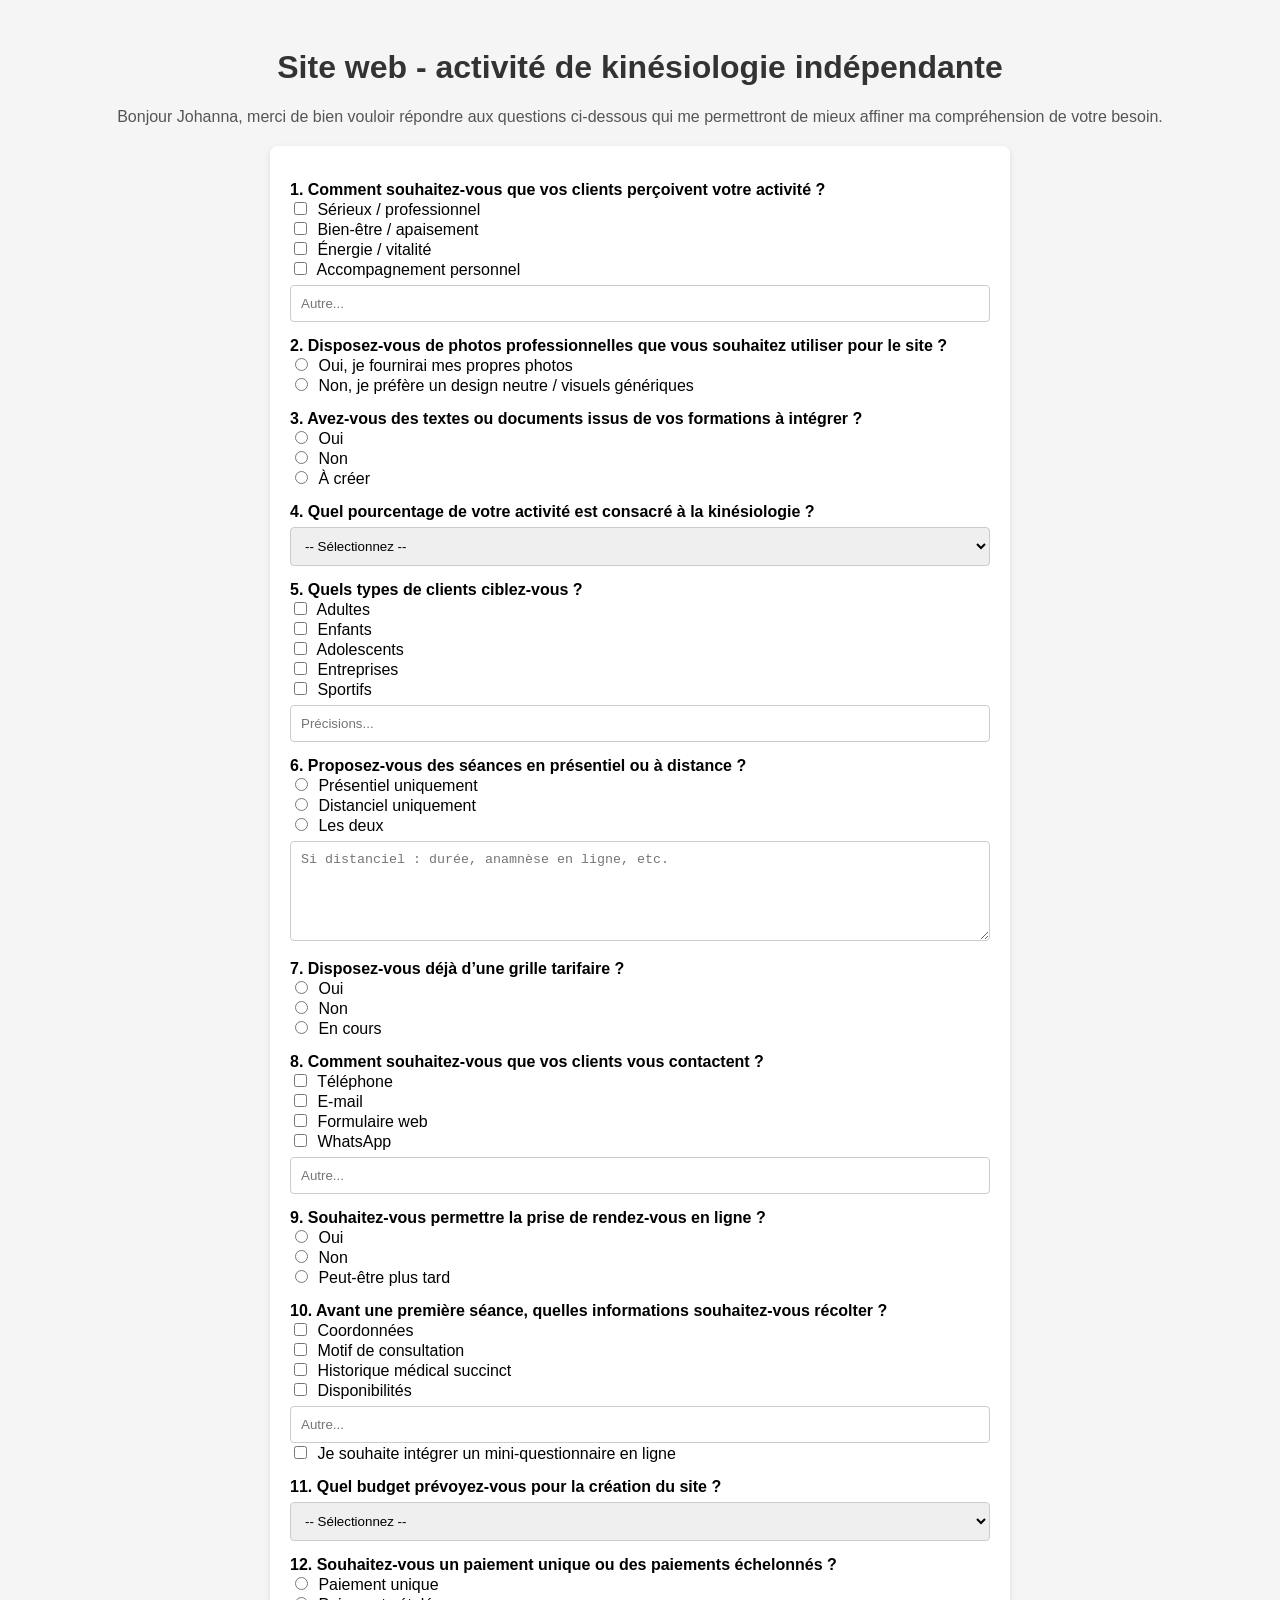
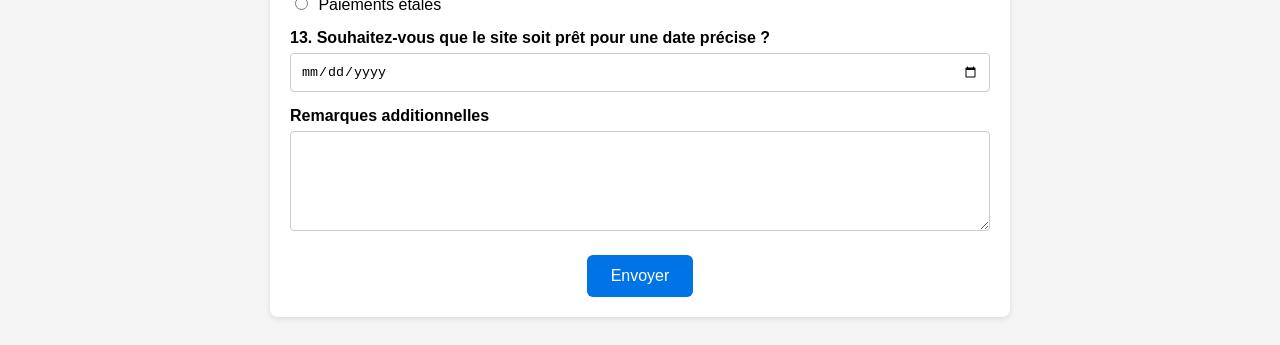
<file: kine_basic_v.1.html>
<!DOCTYPE html>
<html lang="fr">
<head>
  <meta charset="UTF-8">
  <meta name="viewport" content="width=device-width, initial-scale=1">
  <title>Site web - activité de kinésiologie indépendante</title>
  <style>
    body {
      font-family: Arial, sans-serif;
      background: #f5f5f5;
      padding: 20px;
    }
    h1 {
      text-align: center;
      color: #333;
    }
    p.intro {
      text-align: center;
      margin-bottom: 20px;
      color: #555;
    }
    form {
      background: #fff;
      padding: 20px;
      border-radius: 8px;
      max-width: 700px;
      margin: auto;
      box-shadow: 0 2px 6px rgba(0,0,0,0.1);
    }
    label {
      display: block;
      margin-top: 15px;
      font-weight: bold;
    }
    input[type="text"], input[type="email"], input[type="tel"], input[type="date"], select, textarea {
      width: 100%;
      padding: 10px;
      margin-top: 6px;
      border: 1px solid #ccc;
      border-radius: 4px;
      box-sizing: border-box;
    }
    input[type="checkbox"], input[type="radio"] {
      margin-right: 6px;
    }
    textarea {
      min-height: 100px;
    }
    button {
      display: block;
      margin: 20px auto 0;
      padding: 12px 24px;
      background: #0073e6;
      color: #fff;
      border: none;
      border-radius: 6px;
      font-size: 16px;
      cursor: pointer;
    }
    button:hover {
      background: #005bb5;
    }
  </style>
</head>
<body>

  <h1>Site web - activité de kinésiologie indépendante</h1>
  <p class="intro">
    Bonjour Johanna, merci de bien vouloir répondre aux questions ci-dessous qui me permettront de mieux affiner ma compréhension de votre besoin.
  </p>

  <form action="https://formspree.io/f/mandgdjr" method="POST">

    <!-- Identité et image -->
    <label>1. Comment souhaitez-vous que vos clients perçoivent votre activité ?</label>
    <input type="checkbox" name="perception" value="Professionnel"> Sérieux / professionnel<br>
    <input type="checkbox" name="perception" value="Bien-être"> Bien-être / apaisement<br>
    <input type="checkbox" name="perception" value="Vitalité"> Énergie / vitalité<br>
    <input type="checkbox" name="perception" value="Accompagnement"> Accompagnement personnel<br>
    <input type="text" name="perception_autre" placeholder="Autre...">

    <label>2. Disposez-vous de photos professionnelles que vous souhaitez utiliser pour le site ?</label>
    <input type="radio" name="photos" value="propres"> Oui, je fournirai mes propres photos<br>
    <input type="radio" name="photos" value="design"> Non, je préfère un design neutre / visuels génériques

    <label>3. Avez-vous des textes ou documents issus de vos formations à intégrer ?</label>
    <input type="radio" name="textes" value="oui"> Oui<br>
    <input type="radio" name="textes" value="non"> Non<br>
    <input type="radio" name="textes" value="creer"> À créer

    <!-- Activité et organisation -->
    <label>4. Quel pourcentage de votre activité est consacré à la kinésiologie ?</label>
    <select name="pourcentage">
      <option value="">-- Sélectionnez --</option>
      <option>100%</option>
      <option>75%</option>
      <option>50%</option>
      <option>25%</option>
      <option>Autre</option>
    </select>

    <label>5. Quels types de clients ciblez-vous ?</label>
    <input type="checkbox" name="clients" value="adultes"> Adultes<br>
    <input type="checkbox" name="clients" value="enfants"> Enfants<br>
    <input type="checkbox" name="clients" value="ados"> Adolescents<br>
    <input type="checkbox" name="clients" value="entreprises"> Entreprises<br>
    <input type="checkbox" name="clients" value="sportifs"> Sportifs<br>
    <input type="text" name="clients_autres" placeholder="Précisions...">

    <label>6. Proposez-vous des séances en présentiel ou à distance ?</label>
    <input type="radio" name="seances" value="presentiel"> Présentiel uniquement<br>
    <input type="radio" name="seances" value="distanciel"> Distanciel uniquement<br>
    <input type="radio" name="seances" value="les deux"> Les deux
    <textarea name="details_seances" placeholder="Si distanciel : durée, anamnèse en ligne, etc."></textarea>

    <label>7. Disposez-vous déjà d’une grille tarifaire ?</label>
    <input type="radio" name="tarifs" value="oui"> Oui<br>
    <input type="radio" name="tarifs" value="non"> Non<br>
    <input type="radio" name="tarifs" value="encours"> En cours

    <!-- Relation client -->
    <label>8. Comment souhaitez-vous que vos clients vous contactent ?</label>
    <input type="checkbox" name="contact" value="tel"> Téléphone<br>
    <input type="checkbox" name="contact" value="mail"> E-mail<br>
    <input type="checkbox" name="contact" value="form"> Formulaire web<br>
    <input type="checkbox" name="contact" value="whatsapp"> WhatsApp<br>
    <input type="text" name="contact_autre" placeholder="Autre...">

    <label>9. Souhaitez-vous permettre la prise de rendez-vous en ligne ?</label>
    <input type="radio" name="rdv" value="oui"> Oui<br>
    <input type="radio" name="rdv" value="non"> Non<br>
    <input type="radio" name="rdv" value="plus tard"> Peut-être plus tard

    <label>10. Avant une première séance, quelles informations souhaitez-vous récolter ?</label>
    <input type="checkbox" name="infos" value="coordonnees"> Coordonnées<br>
    <input type="checkbox" name="infos" value="motif"> Motif de consultation<br>
    <input type="checkbox" name="infos" value="medical"> Historique médical succinct<br>
    <input type="checkbox" name="infos" value="disponibilites"> Disponibilités<br>
    <input type="text" name="infos_autres" placeholder="Autre...">
    <br>
    <input type="checkbox" name="questionnaire" value="oui"> Je souhaite intégrer un mini-questionnaire en ligne

    <!-- Contraintes et moyens -->
    <label>11. Quel budget prévoyez-vous pour la création du site ?</label>
    <select name="budget">
      <option value="">-- Sélectionnez --</option>
      <option>Moins de 500 CHF</option>
      <option>500–1'000 CHF</option>
      <option>1'000–2'000 CHF</option>
      <option>Plus de 2'000 CHF</option>
      <option>Non défini</option>
    </select>

    <label>12. Souhaitez-vous un paiement unique ou des paiements échelonnés ?</label>
    <input type="radio" name="paiement" value="unique"> Paiement unique<br>
    <input type="radio" name="paiement" value="etales"> Paiements étalés

    <label>13. Souhaitez-vous que le site soit prêt pour une date précise ?</label>
    <input type="date" name="date_site">

    <!-- Remarques -->
    <label>Remarques additionnelles</label>
    <textarea name="remarques"></textarea>

    <button type="submit">Envoyer</button>
  </form>

</body>
</html>
</file>
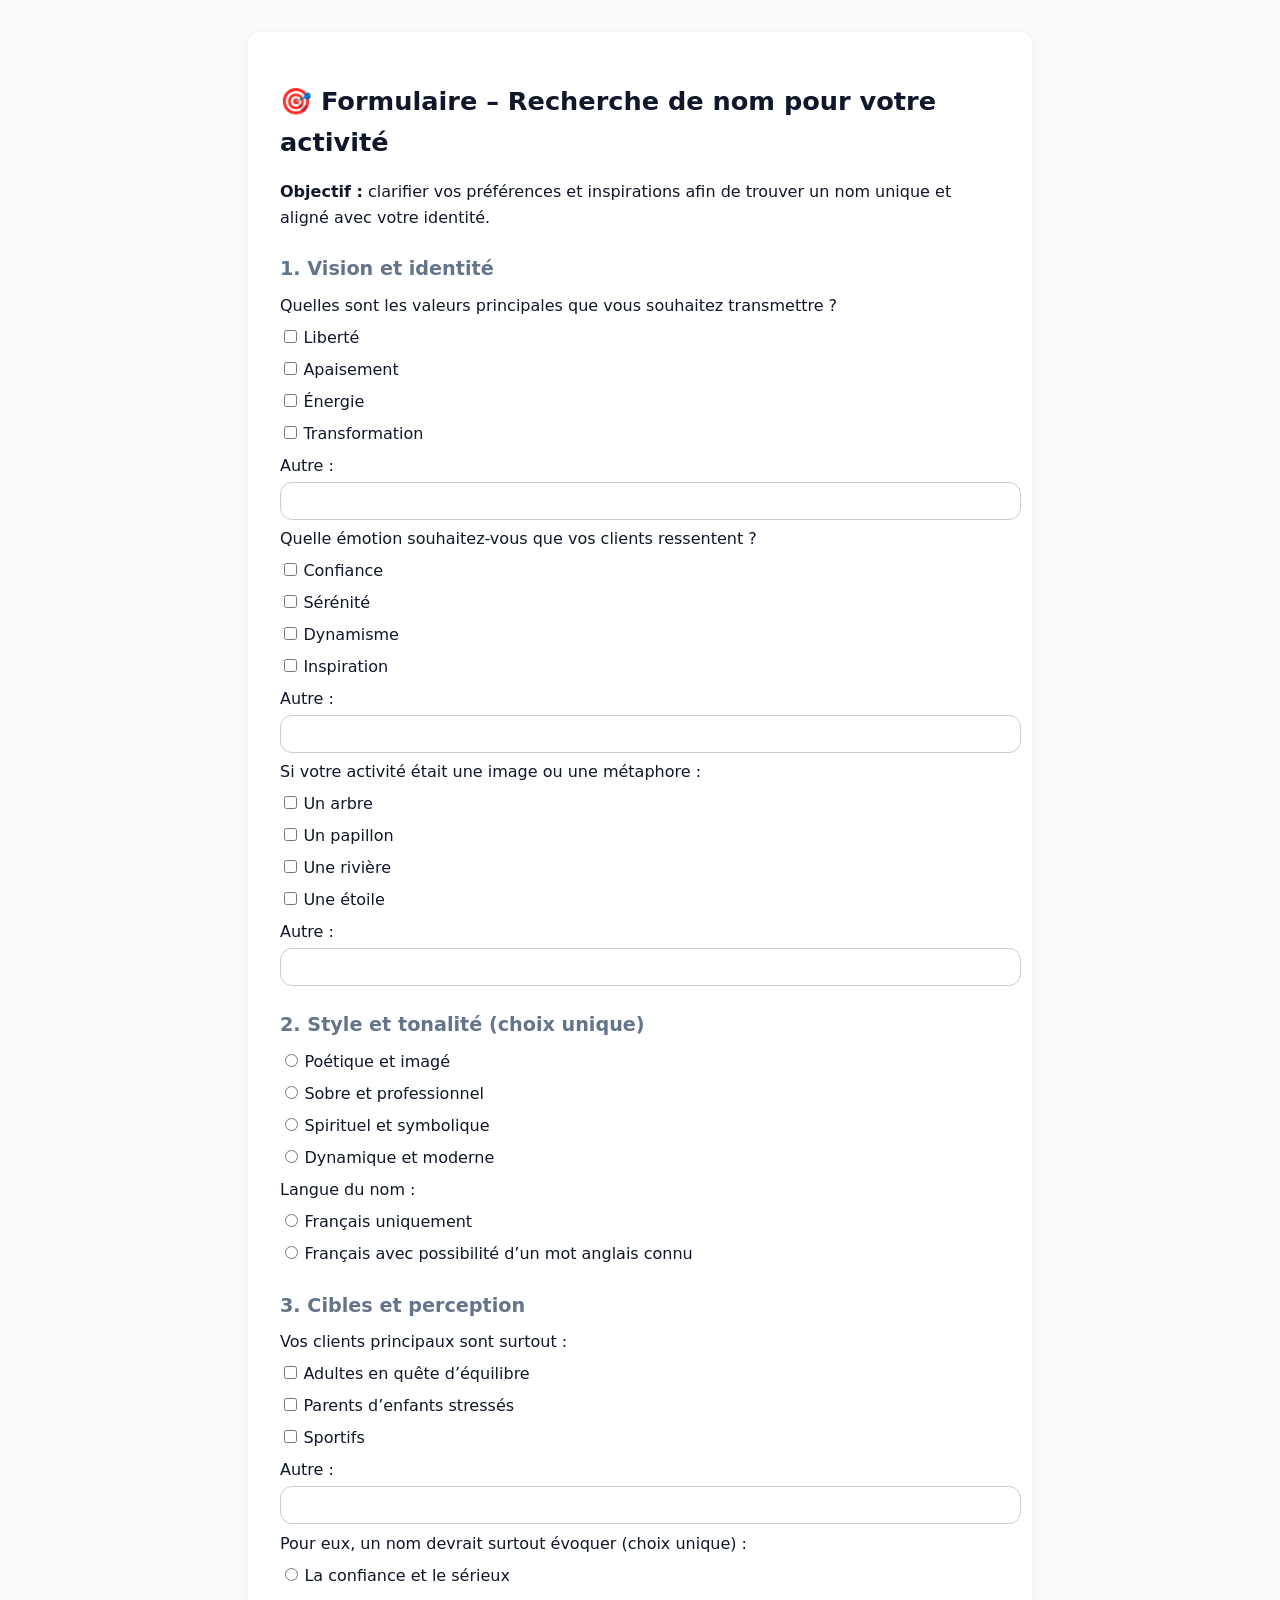
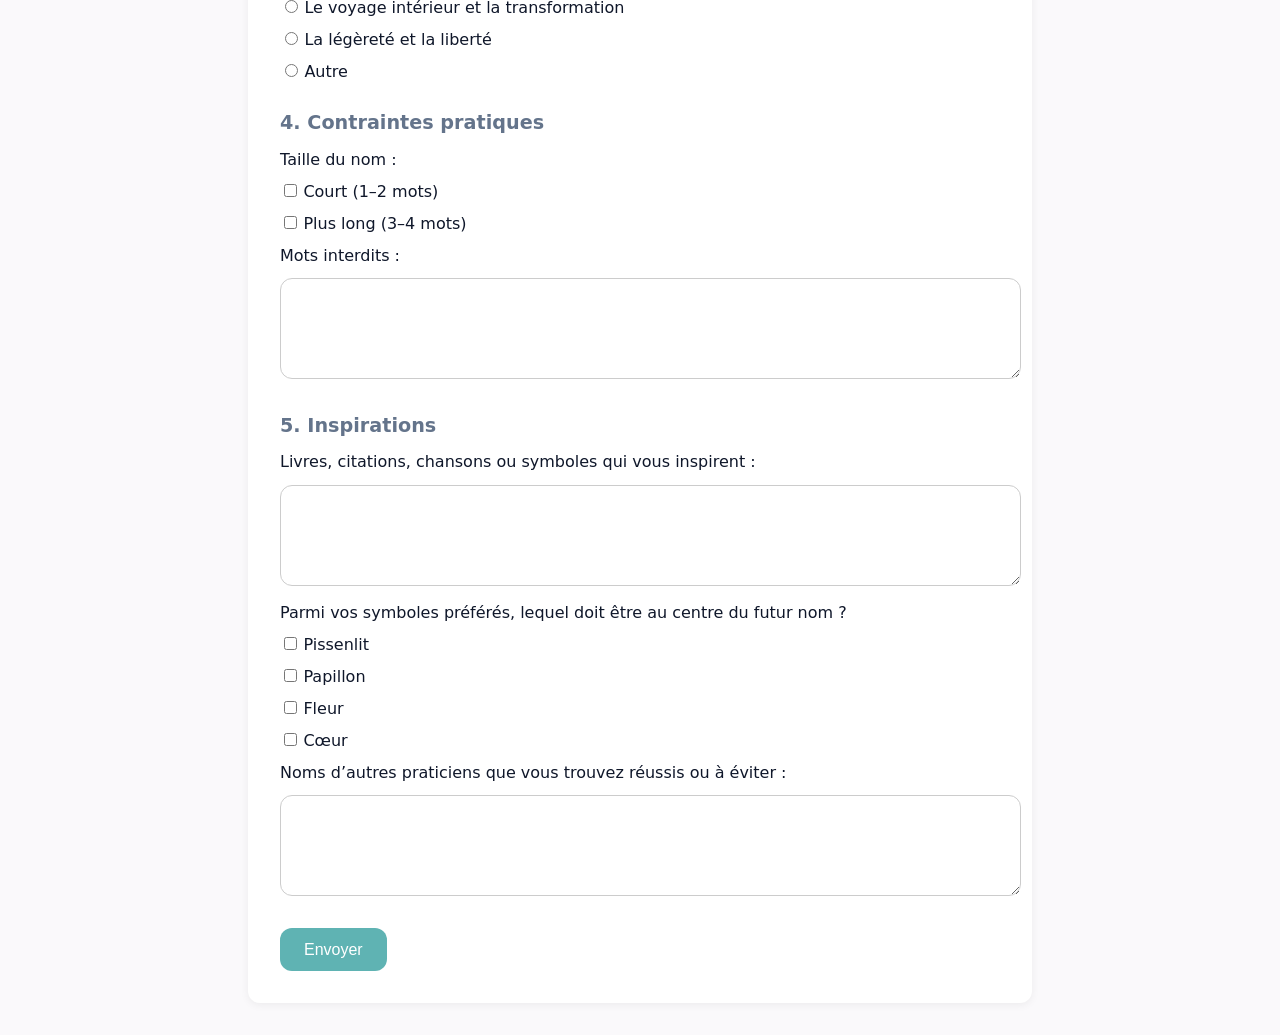
<file: kine_brand.html>
<!doctype html>
<html lang="fr">
<head>
  <meta charset="utf-8" />
  <meta name="viewport" content="width=device-width, initial-scale=1" />
  <title>Formulaire – Recherche de nom</title>
  <style>
    :root {
      --bg:#faf9fb;
      --card:#ffffff;
      --ink:#0f172a;
      --muted:#64748b;
      --pri:#5fb3b3;
      --pri-weak:#e7f6f6;
      --acc:#f5a3b7;
      --acc-weak:#fdebf1;
      --ok:#86efac;
      --warn:#fde68a;
      --err:#fca5a5;
      --radius:12px;
    }
    body {
      margin:0;
      font-family: system-ui, sans-serif;
      background:var(--bg);
      color:var(--ink);
      line-height:1.6;
    }
    .wrap {
      max-width:720px;
      margin:2rem auto;
      background:var(--card);
      border-radius:var(--radius);
      padding:2rem;
      box-shadow:0 2px 8px rgba(0,0,0,0.06);
    }
    h1 {
      font-size:1.6rem;
      margin-bottom:1rem;
      color:var(--ink);
    }
    h2 {
      font-size:1.2rem;
      margin-top:1.5rem;
      margin-bottom:0.5rem;
      color:var(--muted);
    }
    label {
      display:block;
      margin:0.4rem 0;
      cursor:pointer;
    }
    input[type="text"], textarea {
      width:100%;
      padding:.6rem;
      border:1px solid #ccc;
      border-radius:var(--radius);
      margin-top:.2rem;
      font-size:0.95rem;
    }
    textarea {
      min-height:80px;
      resize:vertical;
    }
    input[type="checkbox"], input[type="radio"] {
      margin-right:.4rem;
      accent-color:var(--pri);
    }
    button {
      background:var(--pri);
      color:#fff;
      border:none;
      border-radius:var(--radius);
      padding:.8rem 1.5rem;
      margin-top:1.5rem;
      font-size:1rem;
      cursor:pointer;
    }
    button:hover {
      background:#4aa0a0;
    }
  </style>
</head>
<body>
  <div class="wrap">
    <h1>🎯 Formulaire – Recherche de nom pour votre activité</h1>
    <p><strong>Objectif :</strong> clarifier vos préférences et inspirations afin de trouver un nom unique et aligné avec votre identité.</p>

    <form action="https://formspree.io/f/xyznjglb" method="POST">

      <h2>1. Vision et identité</h2>
      <label>Quelles sont les valeurs principales que vous souhaitez transmettre ?</label>
      <label><input type="checkbox" name="Valeurs[]" value="Liberté">Liberté</label>
      <label><input type="checkbox" name="Valeurs[]" value="Apaisement">Apaisement</label>
      <label><input type="checkbox" name="Valeurs[]" value="Énergie">Énergie</label>
      <label><input type="checkbox" name="Valeurs[]" value="Transformation">Transformation</label>
      <label>Autre : <input type="text" name="Valeurs_Autre"></label>

      <label>Quelle émotion souhaitez-vous que vos clients ressentent ?</label>
      <label><input type="checkbox" name="Émotions[]" value="Confiance">Confiance</label>
      <label><input type="checkbox" name="Émotions[]" value="Sérénité">Sérénité</label>
      <label><input type="checkbox" name="Émotions[]" value="Dynamisme">Dynamisme</label>
      <label><input type="checkbox" name="Émotions[]" value="Inspiration">Inspiration</label>
      <label>Autre : <input type="text" name="Émotions_Autre"></label>

      <label>Si votre activité était une image ou une métaphore :</label>
      <label><input type="checkbox" name="Métaphore[]" value="Arbre">Un arbre</label>
      <label><input type="checkbox" name="Métaphore[]" value="Papillon">Un papillon</label>
      <label><input type="checkbox" name="Métaphore[]" value="Rivière">Une rivière</label>
      <label><input type="checkbox" name="Métaphore[]" value="Étoile">Une étoile</label>
      <label>Autre : <input type="text" name="Métaphore_Autre"></label>

      <h2>2. Style et tonalité (choix unique)</h2>
      <label><input type="radio" name="Style" value="Poétique et imagé">Poétique et imagé</label>
      <label><input type="radio" name="Style" value="Sobre et professionnel">Sobre et professionnel</label>
      <label><input type="radio" name="Style" value="Spirituel et symbolique">Spirituel et symbolique</label>
      <label><input type="radio" name="Style" value="Dynamique et moderne">Dynamique et moderne</label>

      <label>Langue du nom :</label>
      <label><input type="radio" name="Langue" value="Français uniquement">Français uniquement</label>
      <label><input type="radio" name="Langue" value="Français + mot anglais connu">Français avec possibilité d’un mot anglais connu</label>

      <h2>3. Cibles et perception</h2>
      <label>Vos clients principaux sont surtout :</label>
      <label><input type="checkbox" name="Cibles[]" value="Adultes">Adultes en quête d’équilibre</label>
      <label><input type="checkbox" name="Cibles[]" value="Parents">Parents d’enfants stressés</label>
      <label><input type="checkbox" name="Cibles[]" value="Sportifs">Sportifs</label>
      <label>Autre : <input type="text" name="Cibles_Autre"></label>

      <label>Pour eux, un nom devrait surtout évoquer (choix unique) :</label>
      <label><input type="radio" name="Perception" value="Confiance">La confiance et le sérieux</label>
      <label><input type="radio" name="Perception" value="Voyage">Le voyage intérieur et la transformation</label>
      <label><input type="radio" name="Perception" value="Légèreté">La légèreté et la liberté</label>
      <label><input type="radio" name="Perception" value="Autre">Autre</label>

      <h2>4. Contraintes pratiques</h2>
      <label>Taille du nom :</label>
      <label><input type="checkbox" name="Taille[]" value="Court">Court (1–2 mots)</label>
      <label><input type="checkbox" name="Taille[]" value="Long">Plus long (3–4 mots)</label>

      <label>Mots interdits :</label>
      <textarea name="Mots_interdits"></textarea>

      <h2>5. Inspirations</h2>
      <label>Livres, citations, chansons ou symboles qui vous inspirent :</label>
      <textarea name="Inspirations"></textarea>

      <label>Parmi vos symboles préférés, lequel doit être au centre du futur nom ?</label>
      <label><input type="checkbox" name="Symbole[]" value="Pissenlit">Pissenlit</label>
      <label><input type="checkbox" name="Symbole[]" value="Papillon">Papillon</label>
      <label><input type="checkbox" name="Symbole[]" value="Fleur">Fleur</label>
      <label><input type="checkbox" name="Symbole[]" value="Cœur">Cœur</label>

      <label>Noms d’autres praticiens que vous trouvez réussis ou à éviter :</label>
      <textarea name="Noms_autres"></textarea>

      <button type="submit">Envoyer</button>
    </form>
  </div>
</body>
</html>
</file>
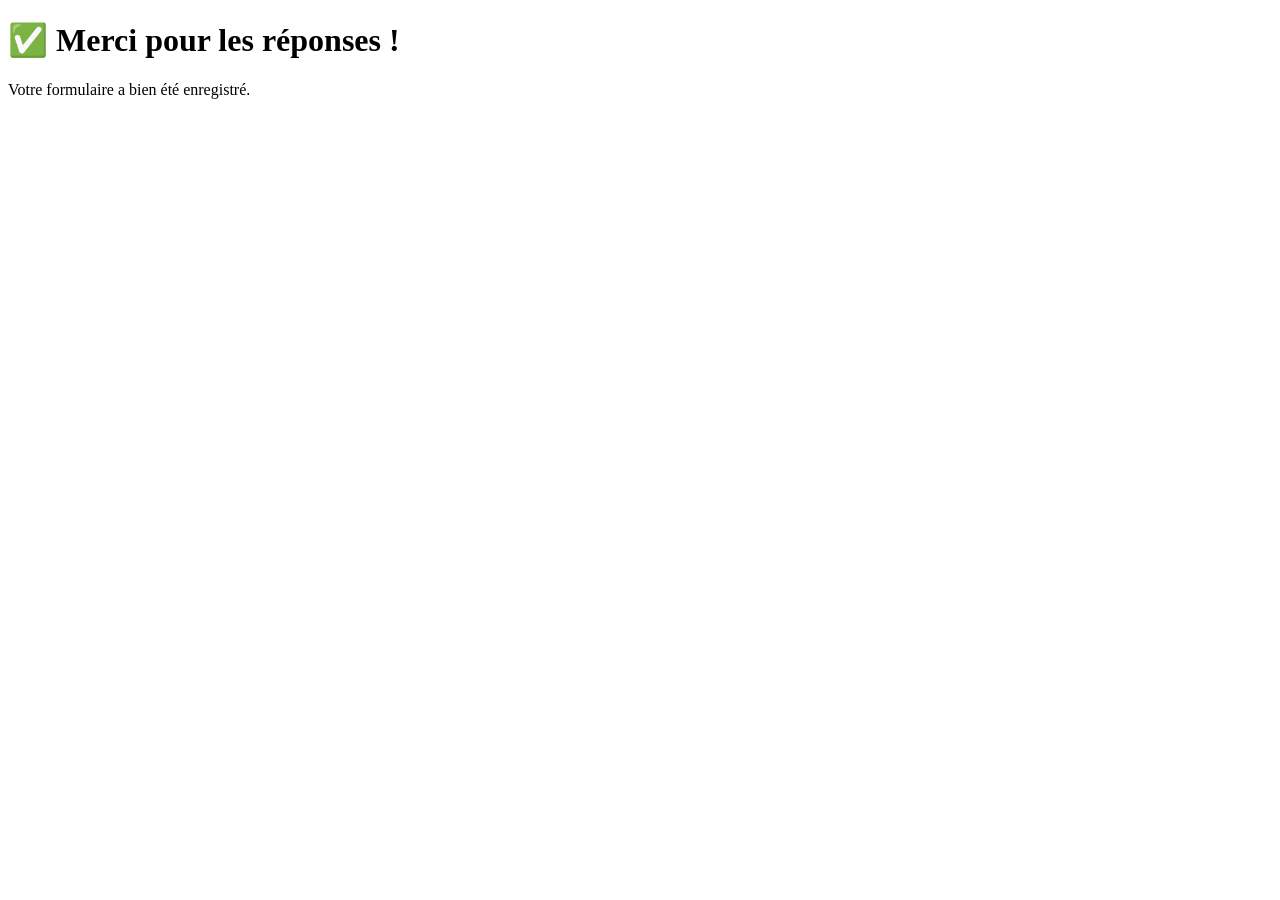
<file: merci.html>
<!doctype html>
<meta charset="utf-8">
<meta name="viewport" content="width=device-width, initial-scale=1">
<title>✅ C'est dans la boîte !</title>
<h1>✅ Merci pour les réponses !</h1>
<p>Votre formulaire a bien été enregistré.</p>
</file>
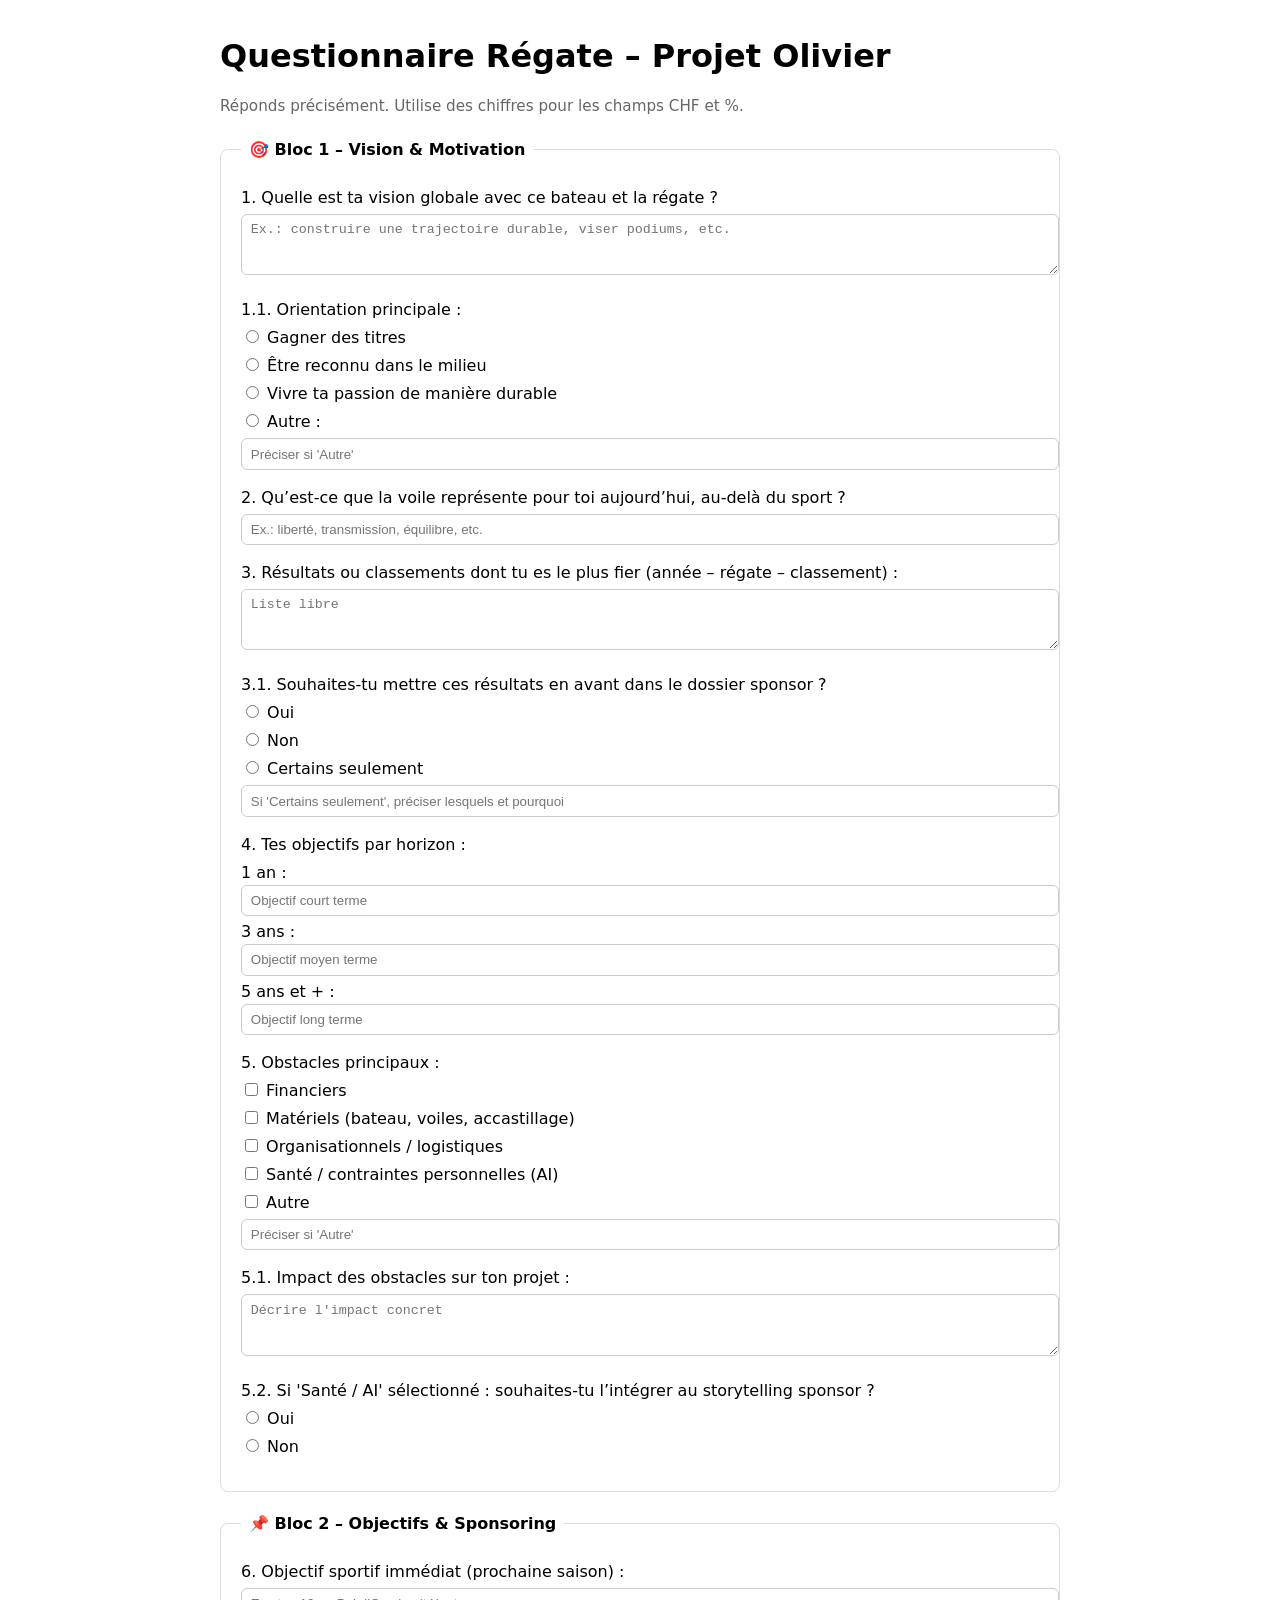
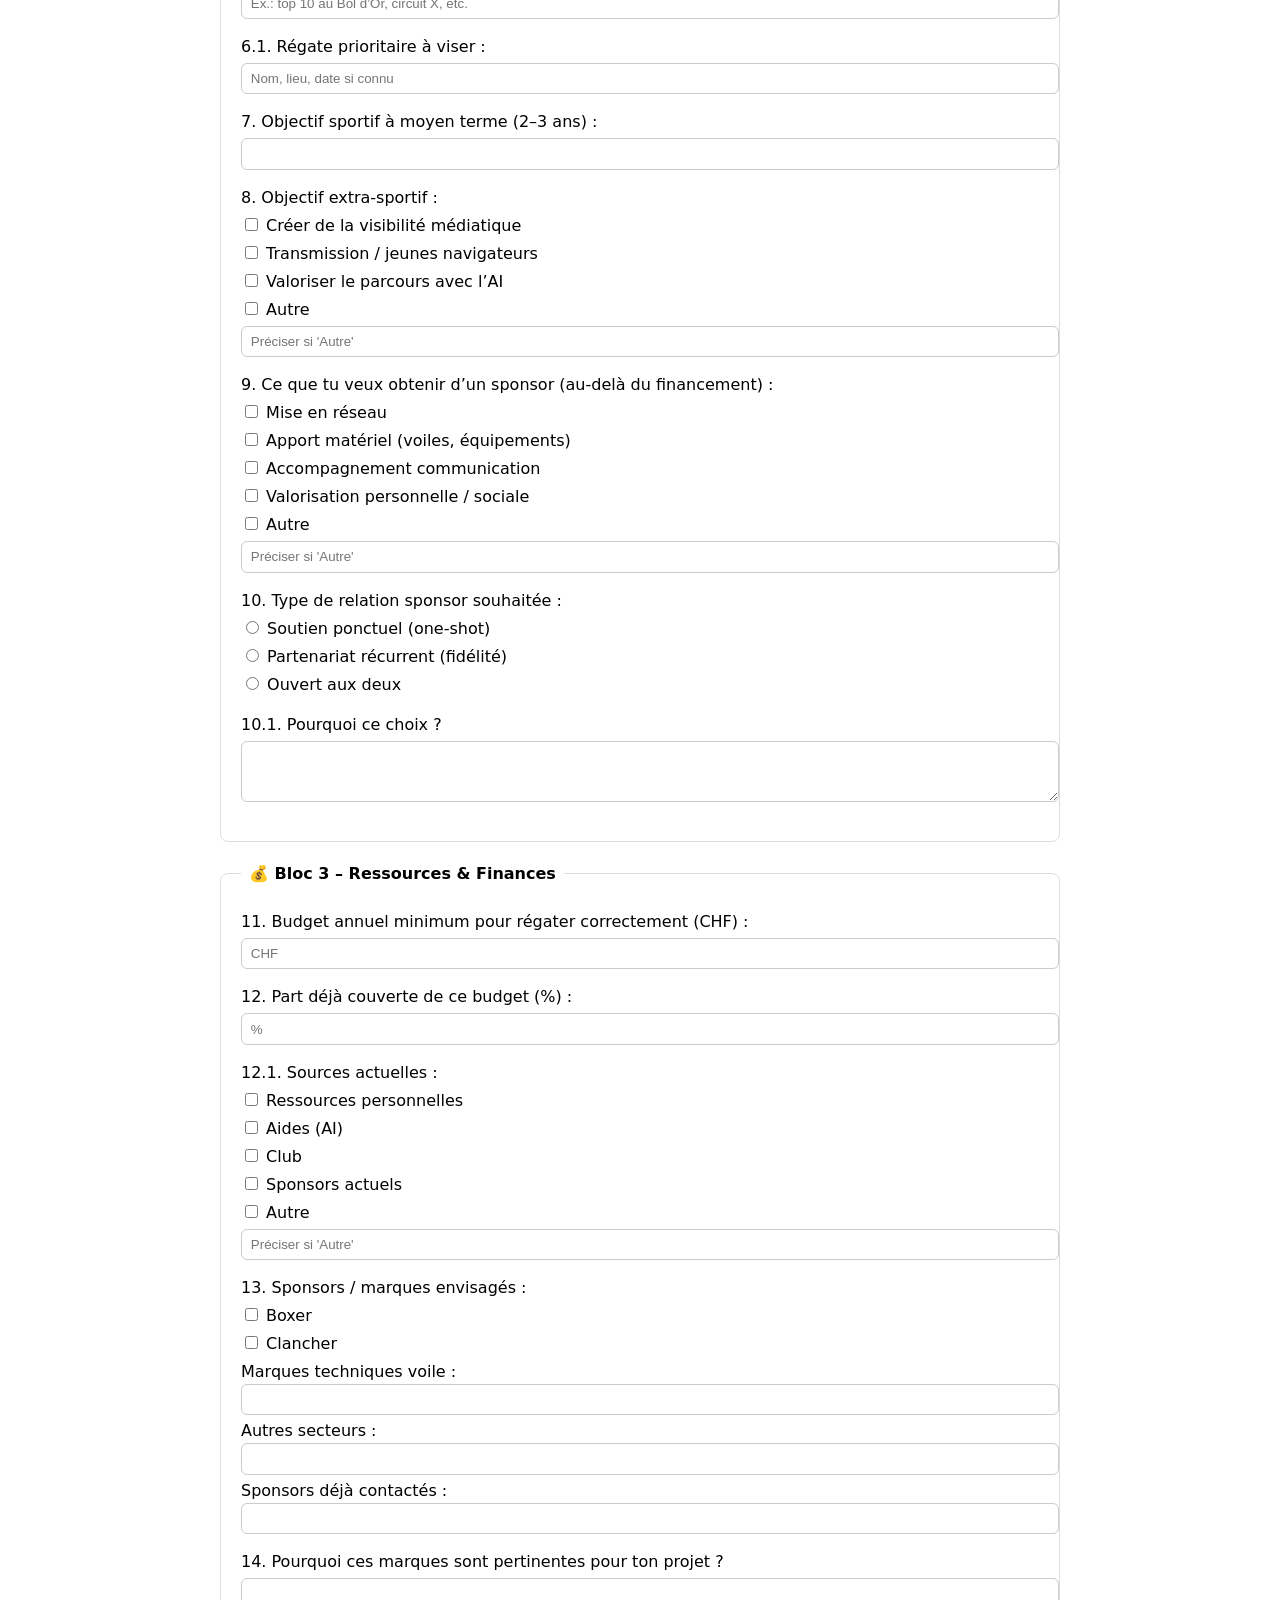
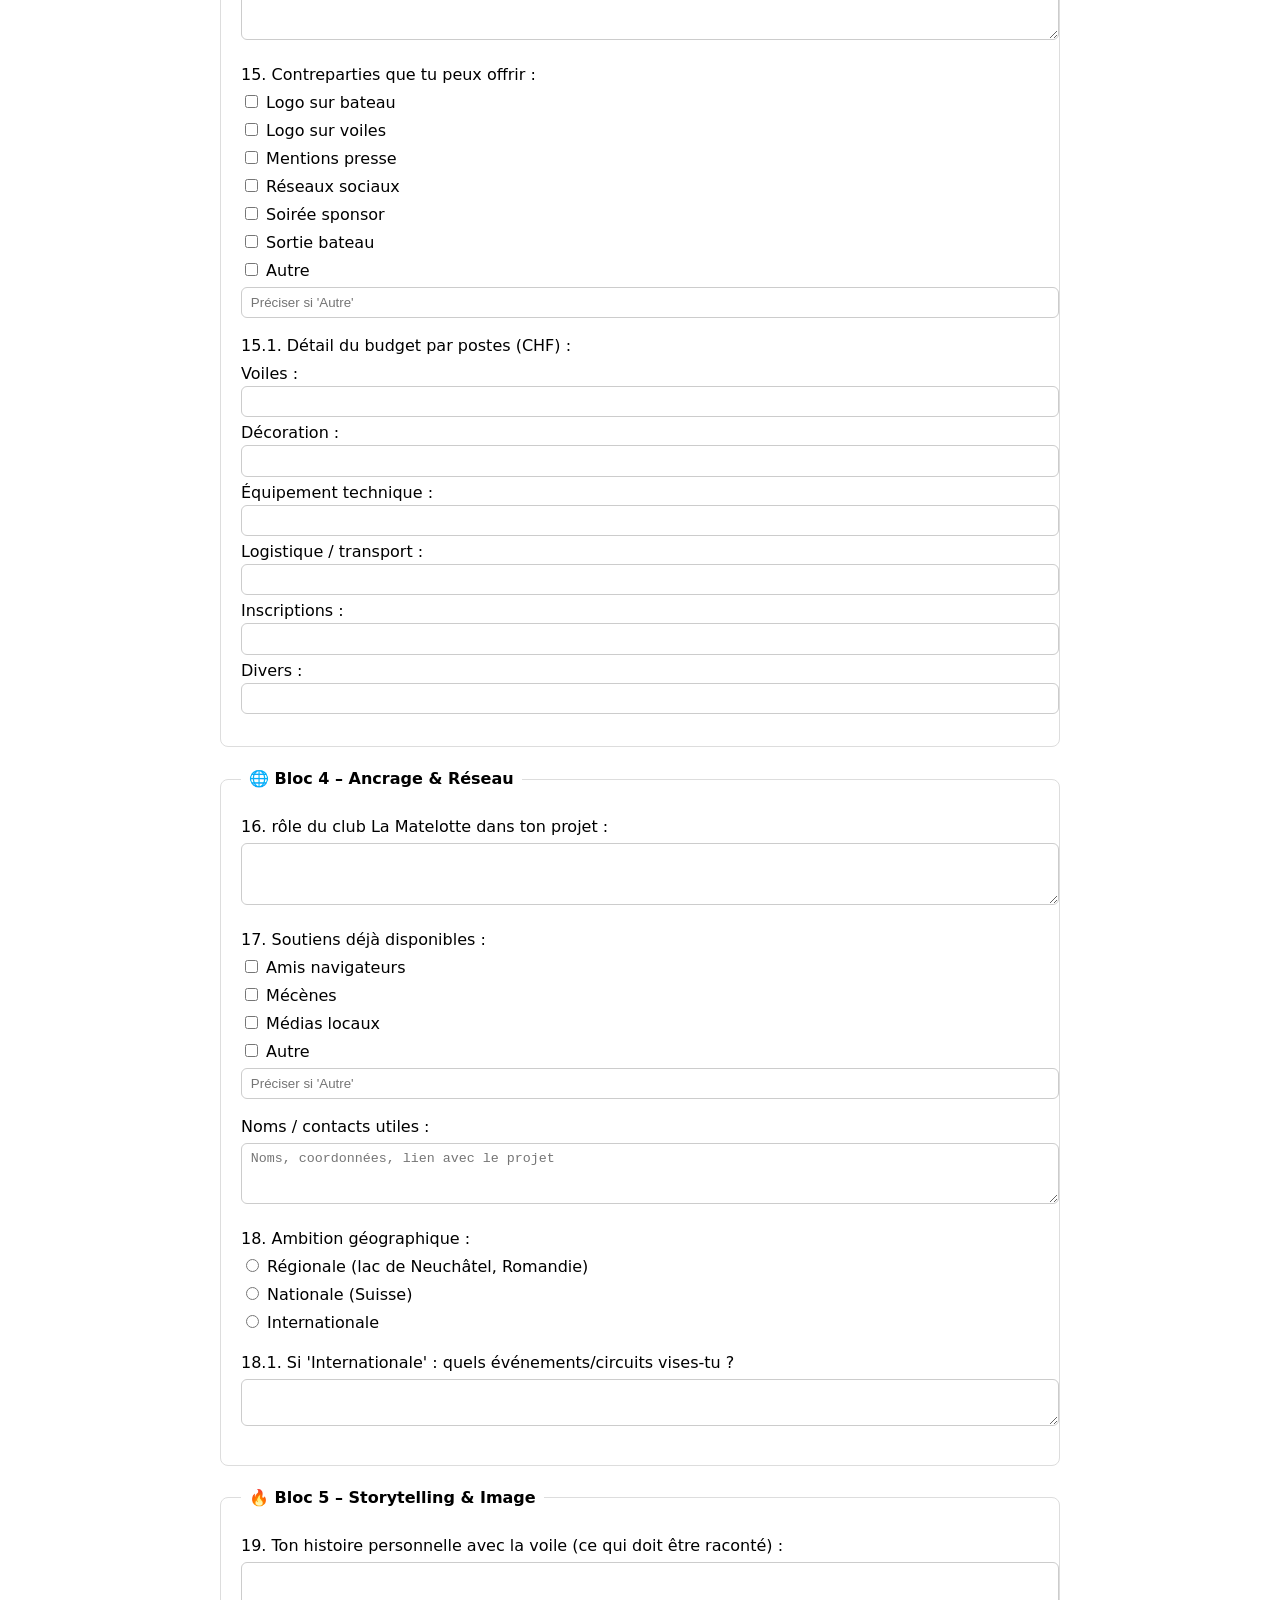
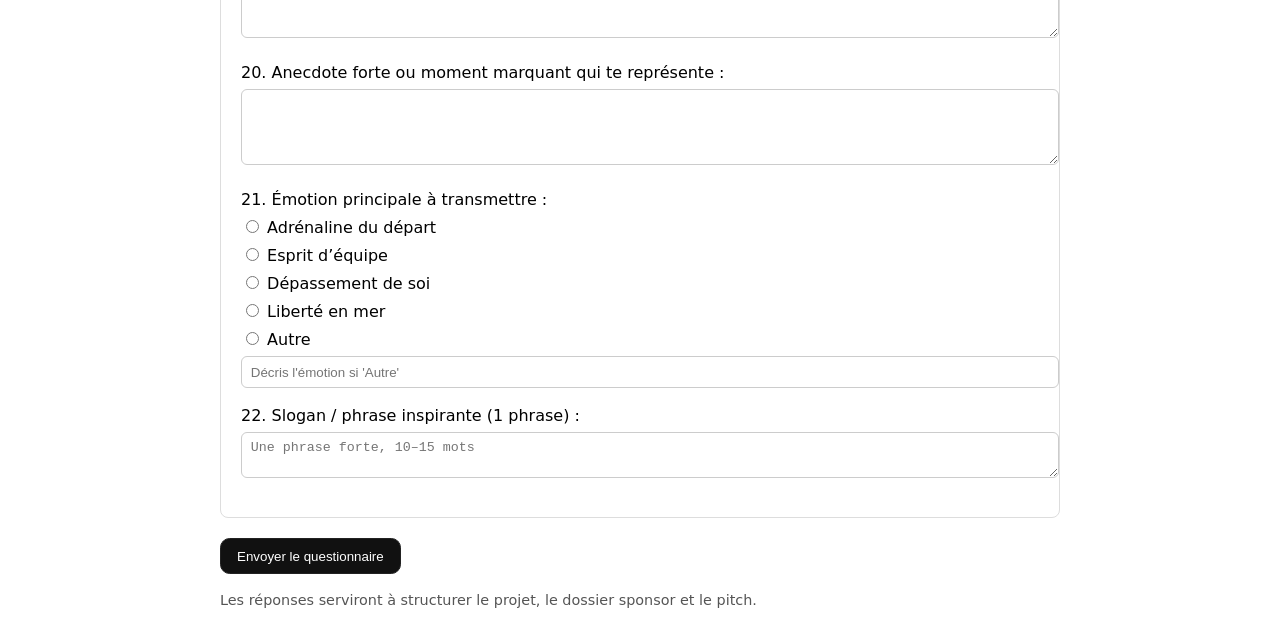
<file: nacra_start.html>
<!doctype html>
<html lang="fr">
<head>
  <meta charset="utf-8" />
  <meta name="viewport" content="width=device-width,initial-scale=1" />
  <title>Questionnaire Régate – Projet Olivier</title>
  <style>
    body { font-family: system-ui, -apple-system, Segoe UI, Roboto, sans-serif; max-width: 840px; margin: 2rem auto; padding: 0 1rem; line-height: 1.5; }
    h1 { margin-bottom: .25rem; }
    .hint { color:#666; font-size:.95rem; margin-bottom:1.25rem; }
    fieldset { border:1px solid #ddd; border-radius:8px; padding:1rem 1.25rem; margin:1.25rem 0; }
    legend { font-weight:700; padding:0 .5rem; }
    label { display:block; margin:.25rem 0; }
    .row { margin:.5rem 0 1rem; }
    input[type="text"], input[type="number"], textarea { width:100%; padding:.45rem .55rem; border:1px solid #ccc; border-radius:6px; }
    button, input[type="submit"] { padding:.6rem 1rem; border:1px solid #222; border-radius:.6rem; background:#111; color:#fff; cursor:pointer; }
    .small { font-size:.9rem; color:#555; }
  </style>
</head>
<body>
  <h1>Questionnaire Régate – Projet Olivier</h1>
  <p class="hint">Réponds précisément. Utilise des chiffres pour les champs CHF et %.</p>

  <form action="https://formspree.io/f/mvgwzwqr" method="POST">
    <input type="hidden" name="form_label" value="Questionnaire Regate - Projet Olivier">

    <!-- Bloc 1 – Vision & Motivation -->
    <fieldset>
      <legend>🎯 Bloc 1 – Vision & Motivation</legend>

      <div class="row">
        <label>1. Quelle est ta vision globale avec ce bateau et la régate ?</label>
        <textarea name="vision_globale" rows="3" placeholder="Ex.: construire une trajectoire durable, viser podiums, etc."></textarea>
      </div>

      <div class="row">
        <label>1.1. Orientation principale :</label>
        <label><input type="radio" name="orientation" value="Titres"> Gagner des titres</label>
        <label><input type="radio" name="orientation" value="Reconnaissance"> Être reconnu dans le milieu</label>
        <label><input type="radio" name="orientation" value="Passion"> Vivre ta passion de manière durable</label>
        <label><input type="radio" name="orientation" value="Autre"> Autre :</label>
        <input type="text" name="orientation_autre" placeholder="Préciser si 'Autre'">
      </div>

      <div class="row">
        <label>2. Qu’est-ce que la voile représente pour toi aujourd’hui, au-delà du sport ?</label>
        <input type="text" name="signification_voile" placeholder="Ex.: liberté, transmission, équilibre, etc.">
      </div>

      <div class="row">
        <label>3. Résultats ou classements dont tu es le plus fier (année – régate – classement) :</label>
        <textarea name="resultats_fiers" rows="3" placeholder="Liste libre"></textarea>
      </div>

      <div class="row">
        <label>3.1. Souhaites-tu mettre ces résultats en avant dans le dossier sponsor ?</label>
        <label><input type="radio" name="resultats_highlight" value="Oui"> Oui</label>
        <label><input type="radio" name="resultats_highlight" value="Non"> Non</label>
        <label><input type="radio" name="resultats_highlight" value="Partiel"> Certains seulement</label>
        <input type="text" name="resultats_preciser" placeholder="Si 'Certains seulement', préciser lesquels et pourquoi">
      </div>

      <div class="row">
        <label>4. Tes objectifs par horizon :</label>
        <label>1 an : <input type="text" name="objectif_1an" placeholder="Objectif court terme"></label>
        <label>3 ans : <input type="text" name="objectif_3ans" placeholder="Objectif moyen terme"></label>
        <label>5 ans et + : <input type="text" name="objectif_5ans" placeholder="Objectif long terme"></label>
      </div>

      <div class="row">
        <label>5. Obstacles principaux :</label>
        <label><input type="checkbox" name="obstacles[]" value="Financiers"> Financiers</label>
        <label><input type="checkbox" name="obstacles[]" value="Materiels"> Matériels (bateau, voiles, accastillage)</label>
        <label><input type="checkbox" name="obstacles[]" value="Organisationnels"> Organisationnels / logistiques</label>
        <label><input type="checkbox" name="obstacles[]" value="Sante_AI"> Santé / contraintes personnelles (AI)</label>
        <label><input type="checkbox" name="obstacles[]" value="Autre"> Autre</label>
        <input type="text" name="obstacles_autre" placeholder="Préciser si 'Autre'">
      </div>

      <div class="row">
        <label>5.1. Impact des obstacles sur ton projet :</label>
        <textarea name="impact_obstacles" rows="3" placeholder="Décrire l'impact concret"></textarea>
      </div>

      <div class="row">
        <label>5.2. Si 'Santé / AI' sélectionné : souhaites-tu l’intégrer au storytelling sponsor ?</label>
        <label><input type="radio" name="ai_storytelling" value="Oui"> Oui</label>
        <label><input type="radio" name="ai_storytelling" value="Non"> Non</label>
      </div>
    </fieldset>

    <!-- Bloc 2 – Objectifs & Sponsoring -->
    <fieldset>
      <legend>📌 Bloc 2 – Objectifs & Sponsoring</legend>

      <div class="row">
        <label>6. Objectif sportif immédiat (prochaine saison) :</label>
        <input type="text" name="objectif_immediat" placeholder="Ex.: top 10 au Bol d’Or, circuit X, etc.">
      </div>

      <div class="row">
        <label>6.1. Régate prioritaire à viser :</label>
        <input type="text" name="regate_prioritaire" placeholder="Nom, lieu, date si connu">
      </div>

      <div class="row">
        <label>7. Objectif sportif à moyen terme (2–3 ans) :</label>
        <input type="text" name="objectif_moyen_terme">
      </div>

      <div class="row">
        <label>8. Objectif extra-sportif :</label>
        <label><input type="checkbox" name="objectif_extra[]" value="Visibilite"> Créer de la visibilité médiatique</label>
        <label><input type="checkbox" name="objectif_extra[]" value="Transmission"> Transmission / jeunes navigateurs</label>
        <label><input type="checkbox" name="objectif_extra[]" value="Valoriser_AI"> Valoriser le parcours avec l’AI</label>
        <label><input type="checkbox" name="objectif_extra[]" value="Autre"> Autre</label>
        <input type="text" name="objectif_extra_autre" placeholder="Préciser si 'Autre'">
      </div>

      <div class="row">
        <label>9. Ce que tu veux obtenir d’un sponsor (au-delà du financement) :</label>
        <label><input type="checkbox" name="attentes_sponsor[]" value="Reseau"> Mise en réseau</label>
        <label><input type="checkbox" name="attentes_sponsor[]" value="Materiel"> Apport matériel (voiles, équipements)</label>
        <label><input type="checkbox" name="attentes_sponsor[]" value="Communication"> Accompagnement communication</label>
        <label><input type="checkbox" name="attentes_sponsor[]" value="Valorisation_sociale"> Valorisation personnelle / sociale</label>
        <label><input type="checkbox" name="attentes_sponsor[]" value="Autre"> Autre</label>
        <input type="text" name="attentes_sponsor_autre" placeholder="Préciser si 'Autre'">
      </div>

      <div class="row">
        <label>10. Type de relation sponsor souhaitée :</label>
        <label><input type="radio" name="type_relation" value="One-shot"> Soutien ponctuel (one-shot)</label>
        <label><input type="radio" name="type_relation" value="Fidelite"> Partenariat récurrent (fidélité)</label>
        <label><input type="radio" name="type_relation" value="Ouvert"> Ouvert aux deux</label>
      </div>

      <div class="row">
        <label>10.1. Pourquoi ce choix ?</label>
        <textarea name="justif_relation" rows="3"></textarea>
      </div>
    </fieldset>

    <!-- Bloc 3 – Ressources & Finances -->
    <fieldset>
      <legend>💰 Bloc 3 – Ressources & Finances</legend>

      <div class="row">
        <label>11. Budget annuel minimum pour régater correctement (CHF) :</label>
        <input type="number" name="budget_annuel_min" min="0" step="1" inputmode="numeric" placeholder="CHF">
      </div>

      <div class="row">
        <label>12. Part déjà couverte de ce budget (%) :</label>
        <input type="number" name="budget_couvert_pct" min="0" max="100" step="1" inputmode="numeric" placeholder="%">
      </div>

      <div class="row">
        <label>12.1. Sources actuelles :</label>
        <label><input type="checkbox" name="sources_actuelles[]" value="Perso"> Ressources personnelles</label>
        <label><input type="checkbox" name="sources_actuelles[]" value="AI"> Aides (AI)</label>
        <label><input type="checkbox" name="sources_actuelles[]" value="Club"> Club</label>
        <label><input type="checkbox" name="sources_actuelles[]" value="Sponsors_actuels"> Sponsors actuels</label>
        <label><input type="checkbox" name="sources_actuelles[]" value="Autre"> Autre</label>
        <input type="text" name="sources_autre" placeholder="Préciser si 'Autre'">
      </div>

      <div class="row">
        <label>13. Sponsors / marques envisagés :</label>
        <label><input type="checkbox" name="sponsors_envisages[]" value="Boxer"> Boxer</label>
        <label><input type="checkbox" name="sponsors_envisages[]" value="Clancher"> Clancher</label>
        <label>Marques techniques voile : <input type="text" name="sponsors_tech"></label>
        <label>Autres secteurs : <input type="text" name="sponsors_autres"></label>
        <label>Sponsors déjà contactés : <input type="text" name="sponsors_contactes"></label>
      </div>

      <div class="row">
        <label>14. Pourquoi ces marques sont pertinentes pour ton projet ?</label>
        <textarea name="pertinence_marques" rows="3"></textarea>
      </div>

      <div class="row">
        <label>15. Contreparties que tu peux offrir :</label>
        <label><input type="checkbox" name="contreparties[]" value="Logo_bateau"> Logo sur bateau</label>
        <label><input type="checkbox" name="contreparties[]" value="Logo_voiles"> Logo sur voiles</label>
        <label><input type="checkbox" name="contreparties[]" value="Presse"> Mentions presse</label>
        <label><input type="checkbox" name="contreparties[]" value="Reseaux_sociaux"> Réseaux sociaux</label>
        <label><input type="checkbox" name="contreparties[]" value="Soiree_sponsor"> Soirée sponsor</label>
        <label><input type="checkbox" name="contreparties[]" value="Sortie_bateau"> Sortie bateau</label>
        <label><input type="checkbox" name="contreparties[]" value="Autre"> Autre</label>
        <input type="text" name="contreparties_autre" placeholder="Préciser si 'Autre'">
      </div>

      <div class="row">
        <label>15.1. Détail du budget par postes (CHF) :</label>
        <label>Voiles : <input type="number" name="budget_voiles" min="0" step="1" inputmode="numeric"></label>
        <label>Décoration : <input type="number" name="budget_decoration" min="0" step="1" inputmode="numeric"></label>
        <label>Équipement technique : <input type="number" name="budget_equipement" min="0" step="1" inputmode="numeric"></label>
        <label>Logistique / transport : <input type="number" name="budget_logistique" min="0" step="1" inputmode="numeric"></label>
        <label>Inscriptions : <input type="number" name="budget_inscriptions" min="0" step="1" inputmode="numeric"></label>
        <label>Divers : <input type="number" name="budget_divers" min="0" step="1" inputmode="numeric"></label>
      </div>
    </fieldset>

    <!-- Bloc 4 – Ancrage & Réseau -->
    <fieldset>
      <legend>🌐 Bloc 4 – Ancrage & Réseau</legend>

      <div class="row">
        <label>16. rôle du club La Matelotte dans ton projet :</label>
        <textarea name="role_club" rows="3"></textarea>
      </div>

      <div class="row">
        <label>17. Soutiens déjà disponibles :</label>
        <label><input type="checkbox" name="soutiens[]" value="Amis_navigateurs"> Amis navigateurs</label>
        <label><input type="checkbox" name="soutiens[]" value="Mecenes"> Mécènes</label>
        <label><input type="checkbox" name="soutiens[]" value="Medias_locaux"> Médias locaux</label>
        <label><input type="checkbox" name="soutiens[]" value="Autre"> Autre</label>
        <input type="text" name="soutiens_autre" placeholder="Préciser si 'Autre'">
      </div>

      <div class="row">
        <label>Noms / contacts utiles :</label>
        <textarea name="soutiens_contacts" rows="3" placeholder="Noms, coordonnées, lien avec le projet"></textarea>
      </div>

      <div class="row">
        <label>18. Ambition géographique :</label>
        <label><input type="radio" name="ambition_geo" value="Regionale"> Régionale (lac de Neuchâtel, Romandie)</label>
        <label><input type="radio" name="ambition_geo" value="Nationale"> Nationale (Suisse)</label>
        <label><input type="radio" name="ambition_geo" value="Internationale"> Internationale</label>
      </div>

      <div class="row">
        <label>18.1. Si 'Internationale' : quels événements/circuits vises-tu ?</label>
        <textarea name="evenements_internationaux" rows="2"></textarea>
      </div>
    </fieldset>

    <!-- Bloc 5 – Storytelling & Image -->
    <fieldset>
      <legend>🔥 Bloc 5 – Storytelling & Image</legend>

      <div class="row">
        <label>19. Ton histoire personnelle avec la voile (ce qui doit être raconté) :</label>
        <textarea name="histoire_personnelle" rows="4"></textarea>
      </div>

      <div class="row">
        <label>20. Anecdote forte ou moment marquant qui te représente :</label>
        <textarea name="anecdote_forte" rows="4"></textarea>
      </div>

      <div class="row">
        <label>21. Émotion principale à transmettre :</label>
        <label><input type="radio" name="emotion" value="Adrenaline"> Adrénaline du départ</label>
        <label><input type="radio" name="emotion" value="Esprit_equipe"> Esprit d’équipe</label>
        <label><input type="radio" name="emotion" value="Depassement"> Dépassement de soi</label>
        <label><input type="radio" name="emotion" value="Liberte"> Liberté en mer</label>
        <label><input type="radio" name="emotion" value="Autre"> Autre</label>
        <input type="text" name="emotion_autre" placeholder="Décris l'émotion si 'Autre'">
      </div>

      <div class="row">
        <label>22. Slogan / phrase inspirante (1 phrase) :</label>
        <textarea name="slogan" rows="2" placeholder="Une phrase forte, 10–15 mots"></textarea>
      </div>
    </fieldset>

    <div class="row">
      <input type="submit" value="Envoyer le questionnaire">
    </div>
  </form>

  <p class="small">Les réponses serviront à structurer le projet, le dossier sponsor et le pitch.</p>
</body>
</html>
</file>
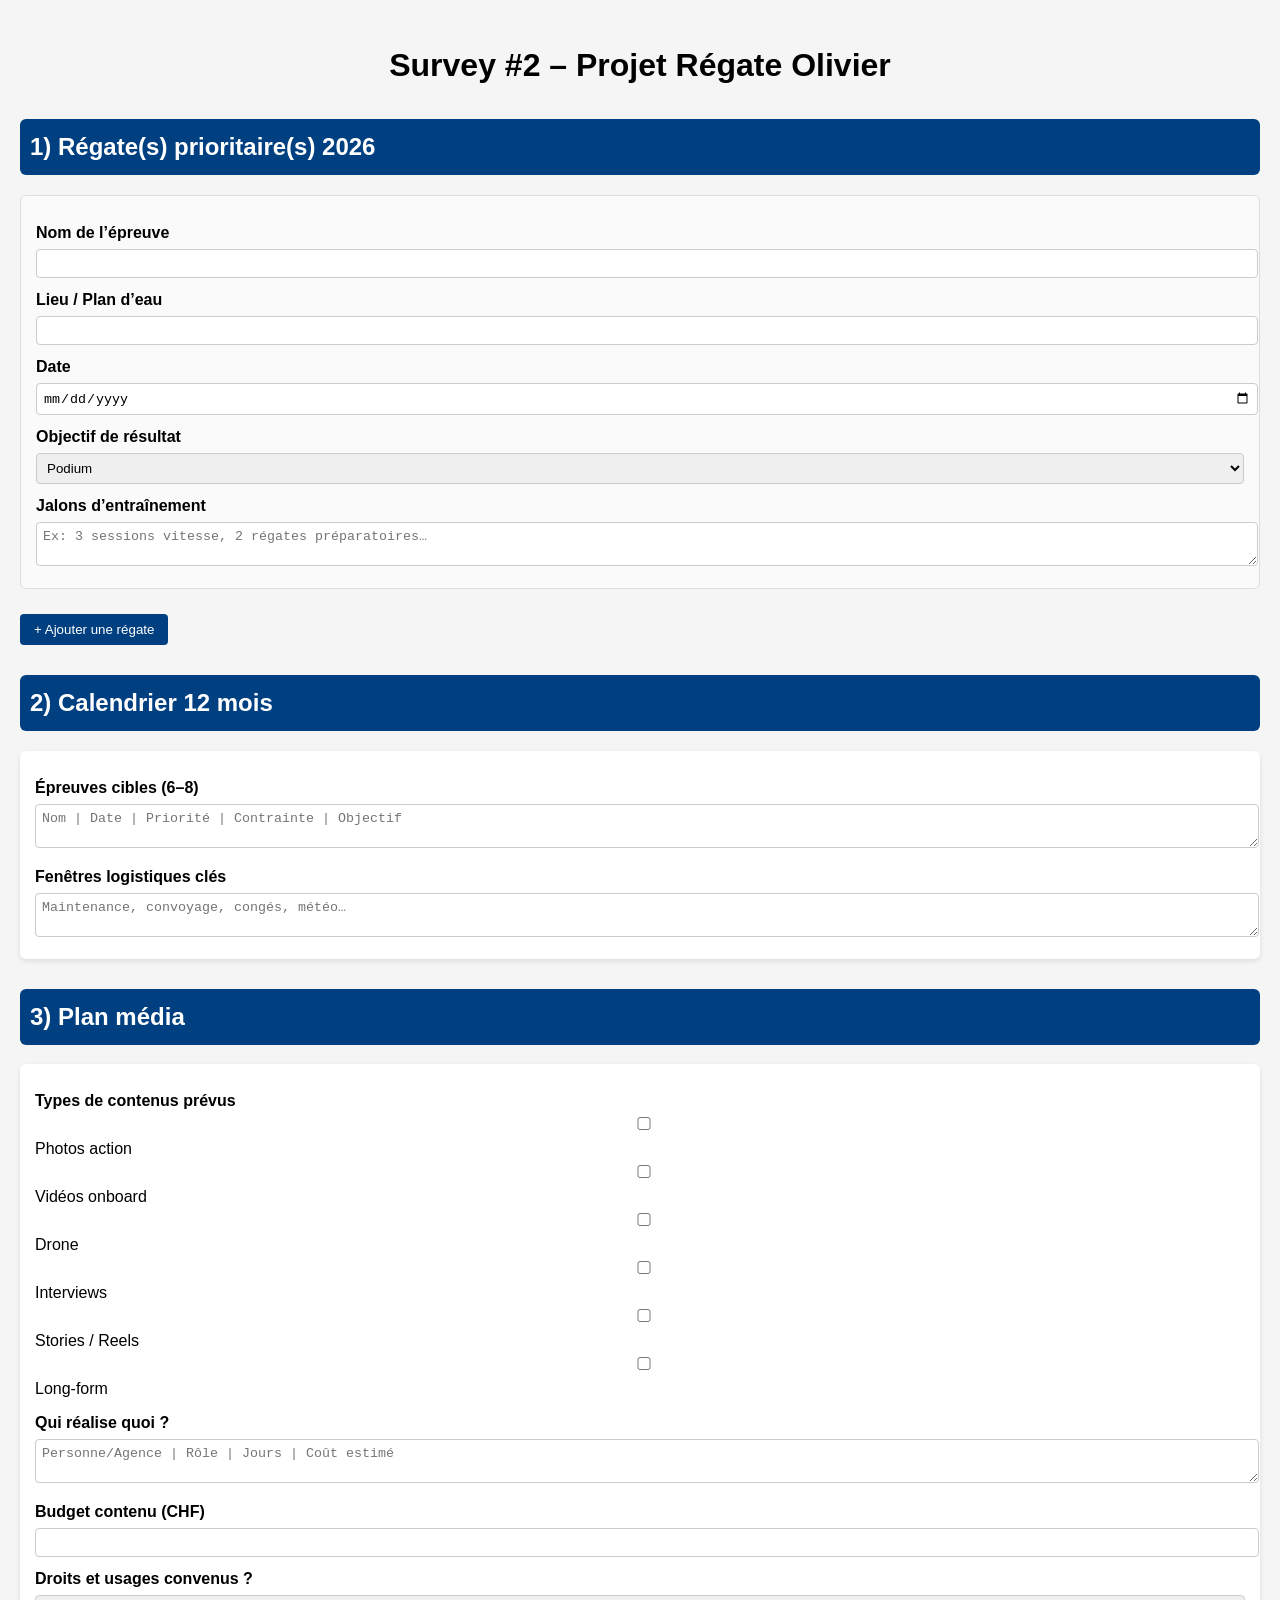
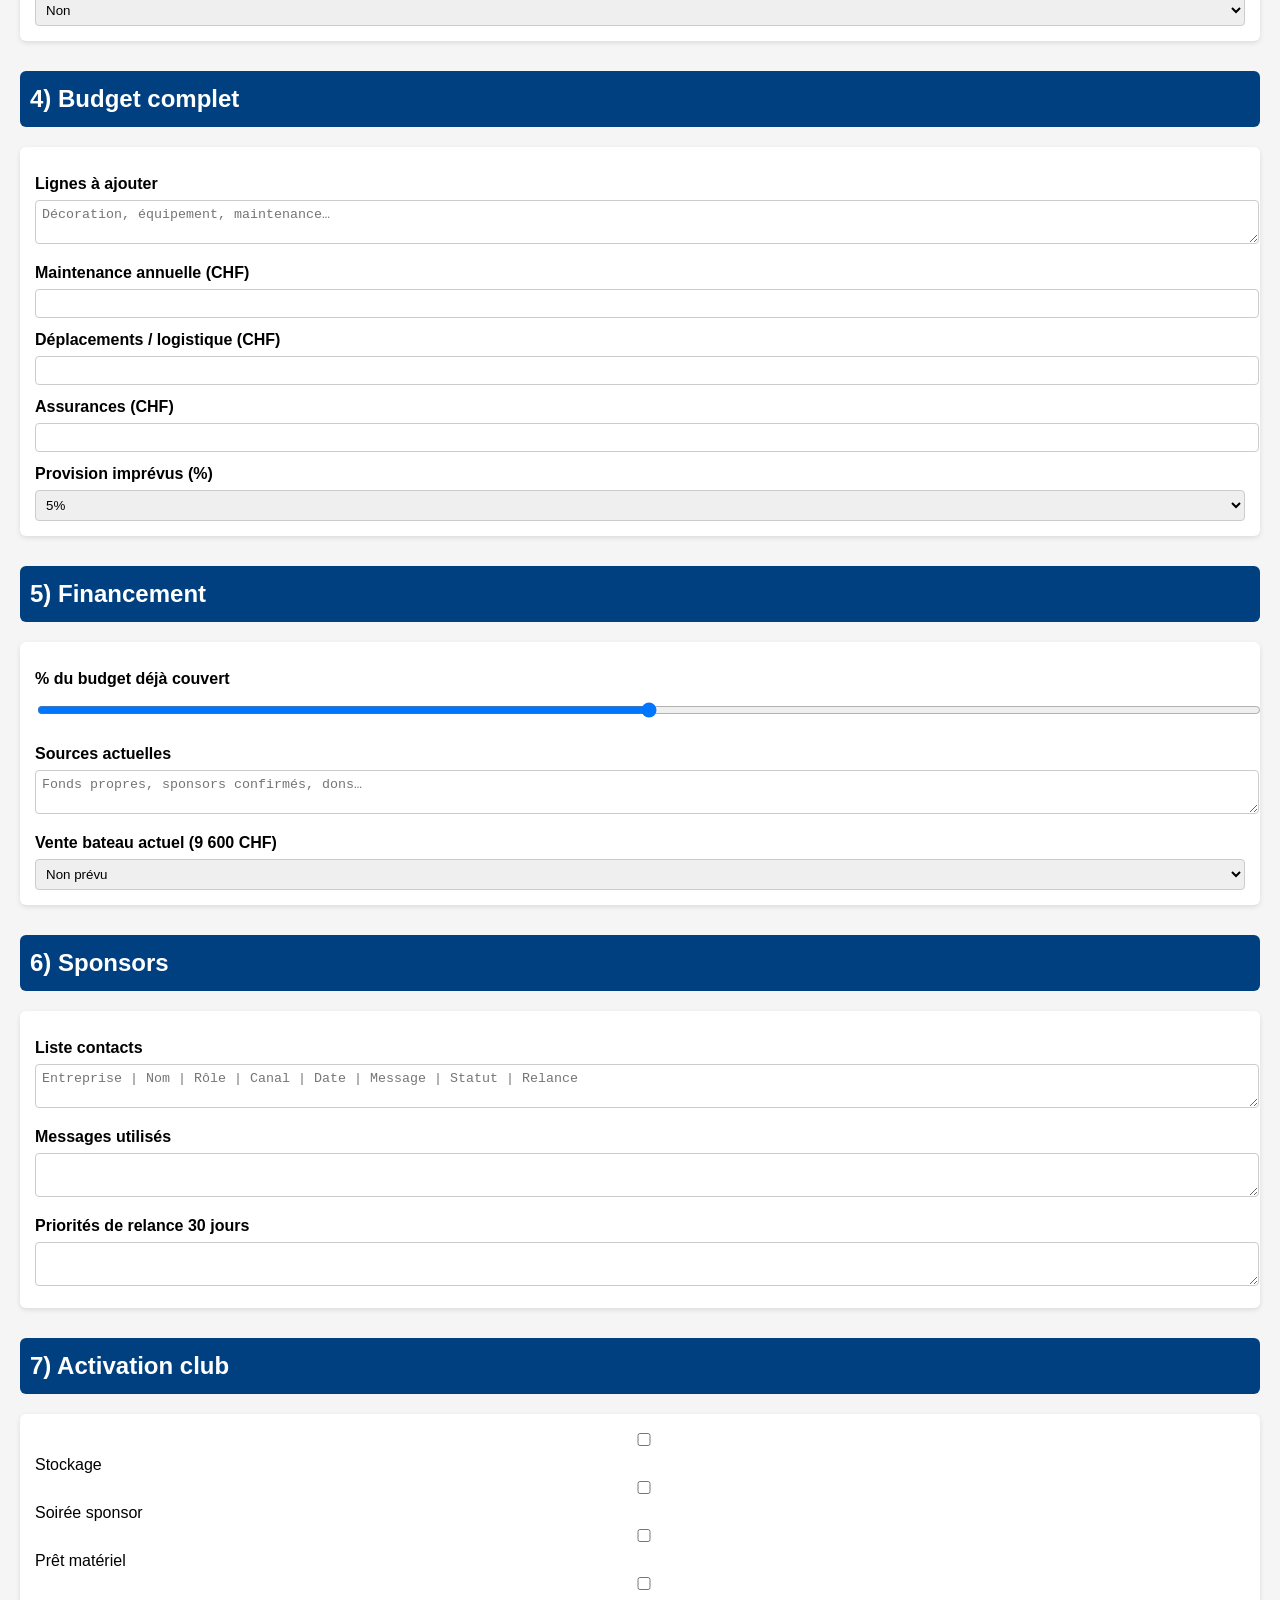
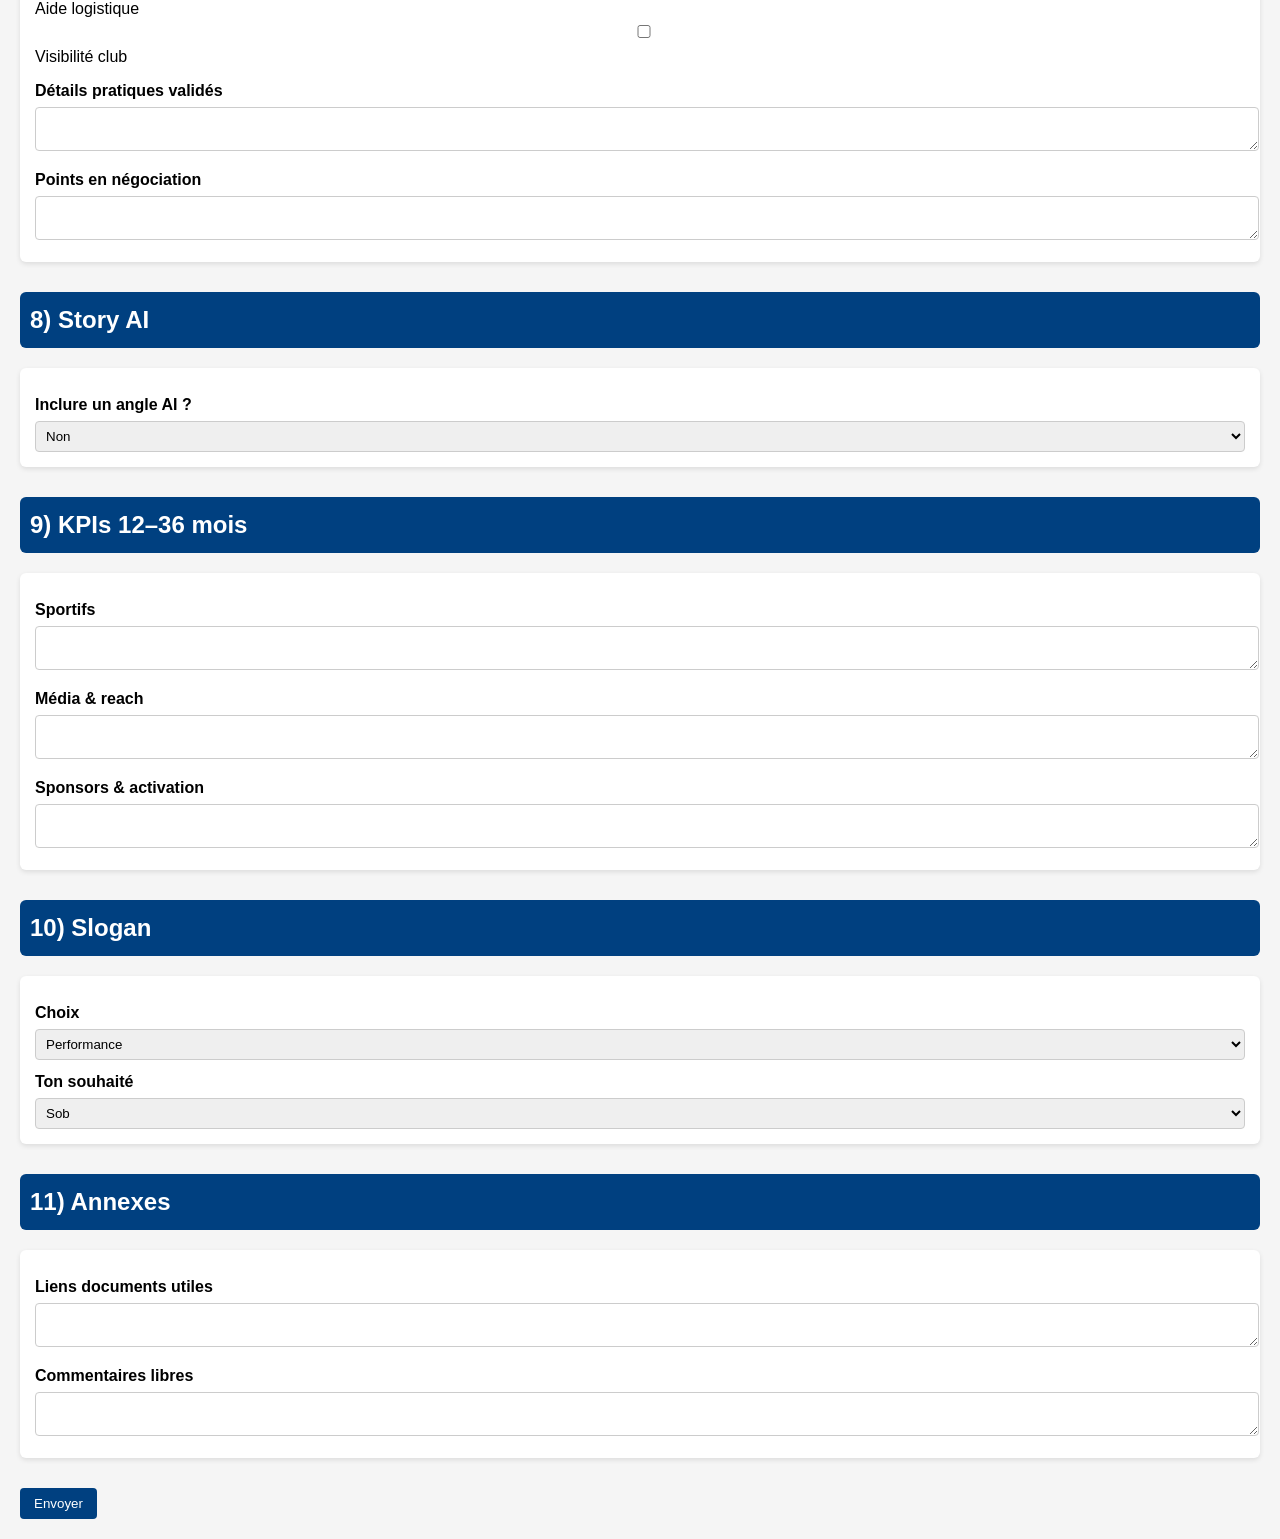
<file: nacra_v2.html>
<!DOCTYPE html>
<html lang="fr">
<head>
  <meta charset="UTF-8">
  <title>Survey #2 – Projet Régate Olivier</title>
  <style>
    body {
      font-family: Arial, sans-serif;
      background: #f5f5f5;
      margin: 0;
      padding: 20px;
      line-height: 1.5;
    }
    h1 {
      text-align: center;
      margin-bottom: 20px;
    }
    h2 {
      background: #004080;
      color: #fff;
      padding: 10px;
      border-radius: 6px;
      margin-top: 30px;
    }
    .card {
      background: #fff;
      border-radius: 6px;
      box-shadow: 0 2px 5px rgba(0,0,0,0.1);
      padding: 15px;
      margin-bottom: 20px;
    }
    label {
      font-weight: bold;
      display: block;
      margin-top: 10px;
    }
    input, select, textarea {
      width: 100%;
      padding: 6px;
      margin-top: 4px;
      border-radius: 4px;
      border: 1px solid #ccc;
    }
    .btn {
      background: #004080;
      color: white;
      border: none;
      padding: 8px 14px;
      margin-top: 10px;
      border-radius: 4px;
      cursor: pointer;
    }
    .btn:hover {
      background: #0066cc;
    }
    .regate-block {
      border: 1px solid #ddd;
      border-radius: 6px;
      padding: 15px;
      margin-bottom: 15px;
      background: #fafafa;
    }
    .hidden {
      display: none;
    }
  </style>
</head>
<body>

  <h1>Survey #2 – Projet Régate Olivier</h1>

  <form action="https://formspree.io/f/mjkarabe" method="POST">

    <!-- Question 1 -->
    <h2>1) Régate(s) prioritaire(s) 2026</h2>
    <div id="regates-container">
      <div class="regate-block">
        <label>Nom de l’épreuve</label>
        <input type="text" name="regate_nom[]">

        <label>Lieu / Plan d’eau</label>
        <input type="text" name="regate_lieu[]">

        <label>Date</label>
        <input type="date" name="regate_date[]">

        <label>Objectif de résultat</label>
        <select name="regate_objectif[]">
          <option>Podium</option>
          <option>Top-5</option>
          <option>Top-10</option>
          <option>Temps réel</option>
          <option>Finisher performant</option>
          <option>Autre</option>
        </select>

        <label>Jalons d’entraînement</label>
        <textarea name="regate_jalons[]" placeholder="Ex: 3 sessions vitesse, 2 régates préparatoires…"></textarea>
      </div>
    </div>
    <button type="button" class="btn" onclick="ajouterRegate()">+ Ajouter une régate</button>

    <!-- Question 2 -->
    <h2>2) Calendrier 12 mois</h2>
    <div class="card">
      <label>Épreuves cibles (6–8)</label>
      <textarea name="calendrier_epreuves" placeholder="Nom | Date | Priorité | Contrainte | Objectif"></textarea>

      <label>Fenêtres logistiques clés</label>
      <textarea name="calendrier_fenetres" placeholder="Maintenance, convoyage, congés, météo…"></textarea>
    </div>

    <!-- Question 3 -->
    <h2>3) Plan média</h2>
    <div class="card">
      <label>Types de contenus prévus</label>
      <input type="checkbox" name="media_contenu[]" value="Photos"> Photos action<br>
      <input type="checkbox" name="media_contenu[]" value="Vidéos"> Vidéos onboard<br>
      <input type="checkbox" name="media_contenu[]" value="Drone"> Drone<br>
      <input type="checkbox" name="media_contenu[]" value="Interviews"> Interviews<br>
      <input type="checkbox" name="media_contenu[]" value="Stories"> Stories / Reels<br>
      <input type="checkbox" name="media_contenu[]" value="Long-form"> Long-form

      <label>Qui réalise quoi ?</label>
      <textarea name="media_roles" placeholder="Personne/Agence | Rôle | Jours | Coût estimé"></textarea>

      <label>Budget contenu (CHF)</label>
      <input type="number" name="media_budget">

      <label>Droits et usages convenus ?</label>
      <select name="media_droits" id="media_droits" onchange="toggleDroits()">
        <option value="Non">Non</option>
        <option value="Oui">Oui</option>
        <option value="A definir">À définir</option>
      </select>

      <div id="droits_details" class="hidden">
        <label>Périmètre d’usage</label>
        <input type="text" name="media_perimetre">

        <label>Durée</label>
        <input type="text" name="media_duree">

        <label>Territoires</label>
        <input type="text" name="media_territoires">
      </div>
    </div>

    <!-- Question 4 -->
    <h2>4) Budget complet</h2>
    <div class="card">
      <label>Lignes à ajouter</label>
      <textarea name="budget_lignes" placeholder="Décoration, équipement, maintenance…"></textarea>

      <label>Maintenance annuelle (CHF)</label>
      <input type="number" name="budget_maintenance">

      <label>Déplacements / logistique (CHF)</label>
      <input type="number" name="budget_deplacements">

      <label>Assurances (CHF)</label>
      <input type="number" name="budget_assurances">

      <label>Provision imprévus (%)</label>
      <select name="budget_imprevus">
        <option>5%</option>
        <option>8%</option>
        <option>10%</option>
        <option>12%</option>
        <option>Autre</option>
      </select>
    </div>

    <!-- Question 5 -->
    <h2>5) Financement</h2>
    <div class="card">
      <label>% du budget déjà couvert</label>
      <input type="range" min="0" max="100" name="financement_couvert">

      <label>Sources actuelles</label>
      <textarea name="financement_sources" placeholder="Fonds propres, sponsors confirmés, dons…"></textarea>

      <label>Vente bateau actuel (9 600 CHF)</label>
      <select name="financement_vente" id="vente_bateau" onchange="toggleVente()">
        <option value="Non prévu">Non prévu</option>
        <option value="Vendu">Vendu</option>
        <option value="En cours">En cours</option>
        <option value="A mettre">À mettre en vente</option>
      </select>

      <div id="vente_details" class="hidden">
        <label>Date cible</label>
        <input type="date" name="vente_date">

        <label>Canal</label>
        <input type="text" name="vente_canal">
      </div>
    </div>

    <!-- Question 6 -->
    <h2>6) Sponsors</h2>
    <div class="card">
      <label>Liste contacts</label>
      <textarea name="sponsors_contacts" placeholder="Entreprise | Nom | Rôle | Canal | Date | Message | Statut | Relance"></textarea>

      <label>Messages utilisés</label>
      <textarea name="sponsors_messages"></textarea>

      <label>Priorités de relance 30 jours</label>
      <textarea name="sponsors_relances"></textarea>
    </div>

    <!-- Question 7 -->
    <h2>7) Activation club</h2>
    <div class="card">
      <input type="checkbox" name="club_modalites[]" value="Stockage"> Stockage<br>
      <input type="checkbox" name="club_modalites[]" value="Soirée sponsor"> Soirée sponsor<br>
      <input type="checkbox" name="club_modalites[]" value="Prêt matériel"> Prêt matériel<br>
      <input type="checkbox" name="club_modalites[]" value="Logistique"> Aide logistique<br>
      <input type="checkbox" name="club_modalites[]" value="Visibilité club"> Visibilité club

      <label>Détails pratiques validés</label>
      <textarea name="club_details"></textarea>

      <label>Points en négociation</label>
      <textarea name="club_negociations"></textarea>
    </div>

    <!-- Question 8 -->
    <h2>8) Story AI</h2>
    <div class="card">
      <label>Inclure un angle AI ?</label>
      <select name="ai_inclusion" id="ai_inclusion" onchange="toggleAI()">
        <option value="Non">Non</option>
        <option value="Oui">Oui</option>
      </select>

      <div id="ai_details" class="hidden">
        <label>Périmètre</label>
        <input type="checkbox" name="ai_perimetre[]" value="Analyse perf"> Analyse perf<br>
        <input type="checkbox" name="ai_perimetre[]" value="Prépa météo"> Prépa météo<br>
        <input type="checkbox" name="ai_perimetre[]" value="Debrief vidéo"> Debrief vidéo<br>
        <input type="checkbox" name="ai_perimetre[]" value="Suivi sponsors"> Suivi sponsors<br>
        <input type="checkbox" name="ai_perimetre[]" value="A/B testing"> A/B testing contenu<br>
        <input type="checkbox" name="ai_perimetre[]" value="Autre"> Autre<br>

        <label>Risques perçus / limites</label>
        <textarea name="ai_risques"></textarea>
      </div>
    </div>

    <!-- Question 9 -->
    <h2>9) KPIs 12–36 mois</h2>
    <div class="card">
      <label>Sportifs</label>
      <textarea name="kpis_sportifs"></textarea>

      <label>Média & reach</label>
      <textarea name="kpis_media"></textarea>

      <label>Sponsors & activation</label>
      <textarea name="kpis_sponsors"></textarea>
    </div>

    <!-- Question 10 -->
    <h2>10) Slogan</h2>
    <div class="card">
      <label>Choix</label>
      <select name="slogan_choix" id="slogan_choix" onchange="toggleSlogan()">
        <option value="Performance">Performance</option>
        <option value="Sécurité">Sécurité</option>
        <option value="Mix">Mix perf/sécu</option>
        <option value="A creer">À créer</option>
      </select>

      <div id="slogan_details" class="hidden">
        <label>Proposition</label>
        <input type="text" name="slogan_proposition">
      </div>

      <label>Ton souhaité</label>
      <select name="slogan_ton">
        <option>Sob</option>
        <option>Ambitieux</option>
        <option>Technique</option>
        <option>Inclusif</option>
        <option>Local</option>
        <option>International</option>
      </select>
    </div>

    <!-- Question 11 -->
    <h2>11) Annexes</h2>
    <div class="card">
      <label>Liens documents utiles</label>
      <textarea name="annexes_liens"></textarea>

      <label>Commentaires libres</label>
      <textarea name="annexes_commentaires"></textarea>
    </div>

    <!-- Submit -->
    <button type="submit" class="btn">Envoyer</button>
  </form>

  <script>
    function ajouterRegate() {
      const container = document.getElementById('regates-container');
      const bloc = container.querySelector('.regate-block').cloneNode(true);
      bloc.querySelectorAll('input, textarea, select').forEach(el => el.value = "");
      container.appendChild(bloc);
    }
    function toggleDroits() {
      const val = document.getElementById('media_droits').value;
      document.getElementById('droits_details').classList.toggle('hidden', val !== "Oui");
    }
    function toggleVente() {
      const val = document.getElementById('vente_bateau').value;
      document.getElementById('vente_details').classList.toggle('hidden', !(val === "En cours" || val === "A mettre"));
    }
    function toggleAI() {
      const val = document.getElementById('ai_inclusion').value;
      document.getElementById('ai_details').classList.toggle('hidden', val !== "Oui");
    }
    function toggleSlogan() {
      const val = document.getElementById('slogan_choix').value;
      document.getElementById('slogan_details').classList.toggle('hidden', val !== "A creer");
    }
  </script>

</body>
</html>
</file>
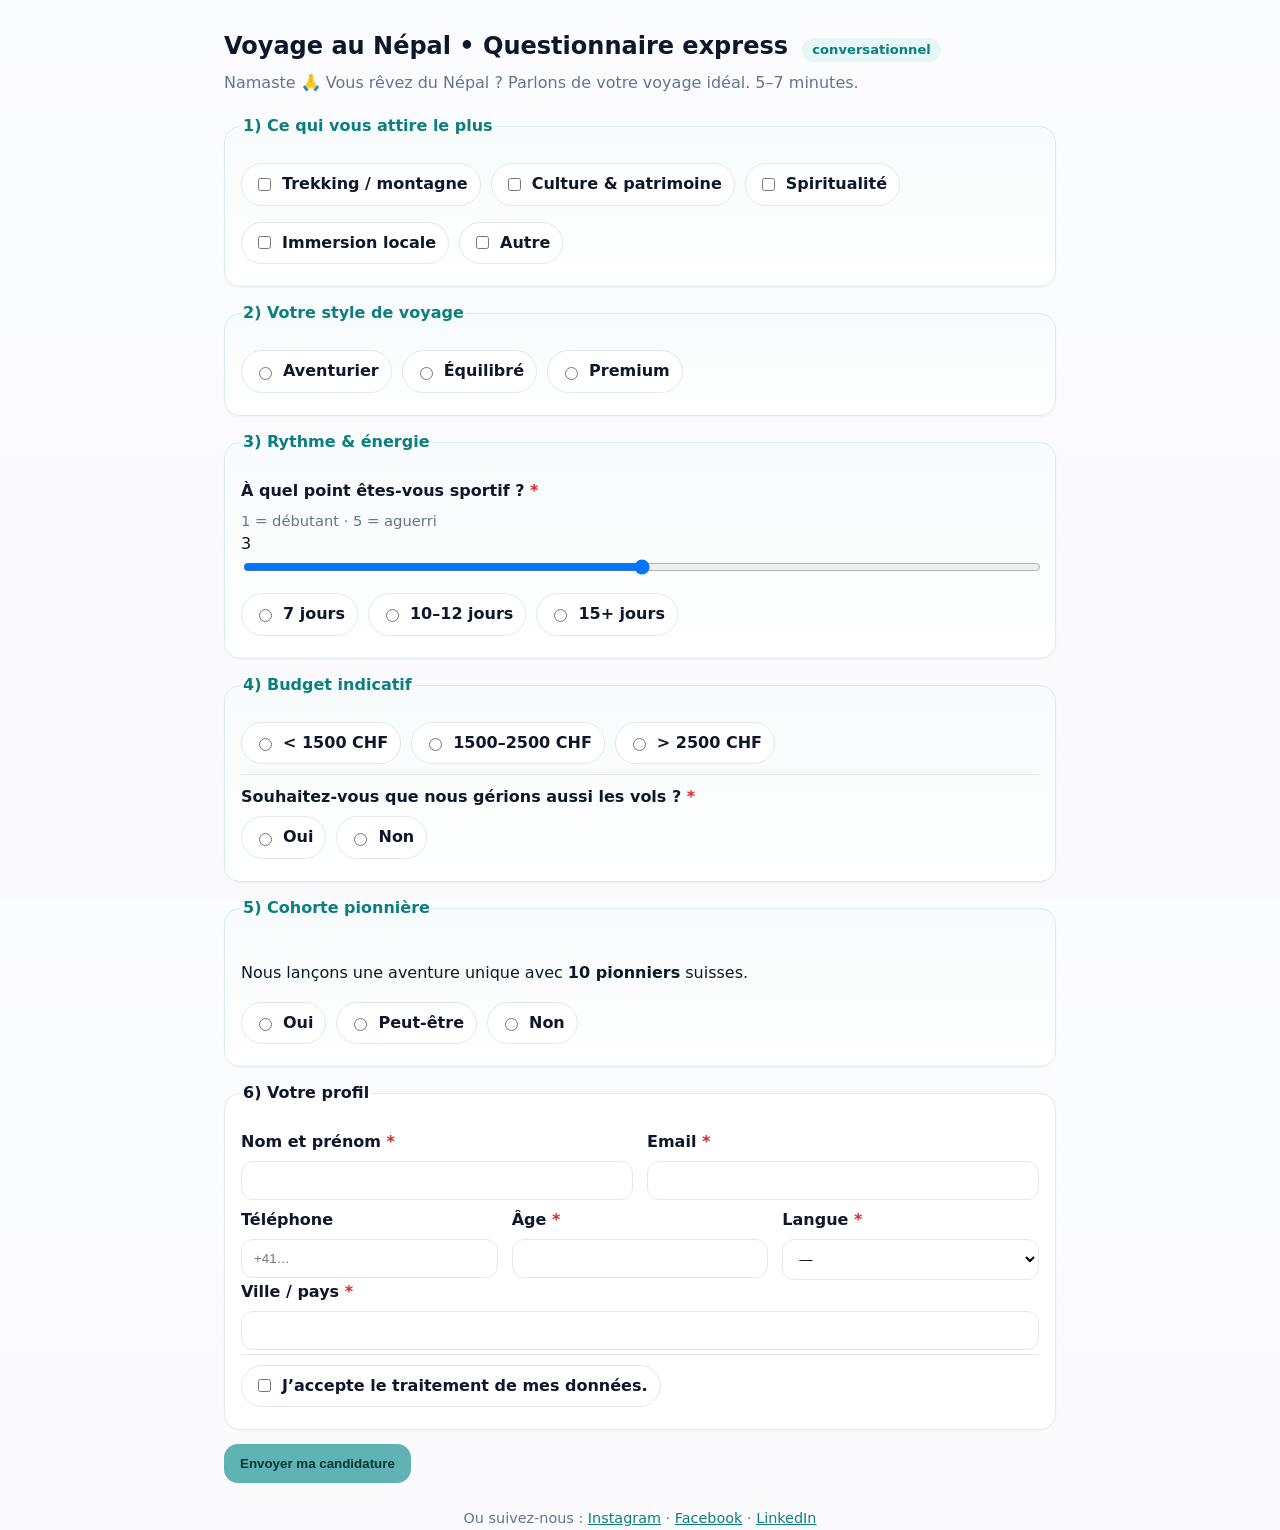
<file: nepal_test.html>
<!doctype html>
<html lang="fr">
<head>
  <meta charset="utf-8" />
  <meta name="viewport" content="width=device-width, initial-scale=1" />
  <title>Questionnaire – Voyage sur-mesure au Népal</title>
  <style>
    :root{
      --bg:#faf9fb; --card:#ffffff; --ink:#0f172a; --muted:#64748b;
      --pri:#5fb3b3; --pri-weak:#e7f6f6; --acc:#f5a3b7; --acc-weak:#fdebf1;
      --radius:16px; --pad:16px; --gap:14px; --max:860px;
    }
    *{box-sizing:border-box}
    html,body{height:100%}
    body{margin:0;background:linear-gradient(180deg,#fbfcff,var(--bg));
         font:16px/1.55 system-ui,-apple-system,Segoe UI,Roboto,Inter,Arial,sans-serif;color:var(--ink)}
    .wrap{max-width:var(--max);margin:28px auto;padding:0 14px}
    header{margin-bottom:18px}
    h1{font-size:1.5rem;margin:0 0 6px}
    p.lead{margin:0;color:var(--muted)}
    form{display:grid;gap:var(--gap)}
    fieldset{border:0;margin:0;padding:0}
    .card{background:var(--card);border:1px solid #e5e7eb;border-radius:var(--radius);padding:var(--pad);
          box-shadow:0 1px 2px rgba(0,0,0,.03)}
    legend{font-weight:700;margin-bottom:8px}
    .grid{display:grid;gap:var(--gap)}
    .grid.cols-2{grid-template-columns:repeat(2,minmax(0,1fr))}
    .grid.cols-3{grid-template-columns:repeat(3,minmax(0,1fr))}
    @media (max-width:760px){.grid.cols-2,.grid.cols-3{grid-template-columns:1fr}}
    label{display:block;font-weight:600;margin-bottom:6px}
    .hint{font-size:.92rem;color:var(--muted)}
    input[type=text],input[type=email],input[type=tel],input[type=number],select,textarea{
      width:100%;padding:11px 12px;border:1px solid #e5e7eb;border-radius:12px;background:#fff
    }
    textarea{min-height:96px;resize:vertical}
    .chips{display:flex;flex-wrap:wrap;gap:10px}
    .chip{display:inline-flex;align-items:center;gap:8px;padding:8px 12px;border:1px solid #e5e7eb;border-radius:999px;background:#fff}
    .pill{display:inline-block;background:var(--pri-weak);color:#0b7f7f;padding:2px 10px;border-radius:999px;font-size:.82rem;margin-left:6px}
    .req::after{content:" *";color:#dc2626}
    .accent{background:linear-gradient(180deg,#f7fbfb,#ffffff);border-color:#d8eeee}
    .accent legend{color:#0b7f7f}
    .cta{display:flex;gap:10px;flex-wrap:wrap;align-items:center}
    button{appearance:none;border:0;border-radius:14px;padding:12px 16px;font-weight:700;cursor:pointer}
    button.primary{background:var(--pri);color:#083535}
    button.ghost{background:#fff;border:1px solid #e5e7eb}
    .note{background:var(--acc-weak);border:1px solid #fbd0dc;border-radius:12px;padding:10px 12px;color:#8a2342}
    .sep{height:1px;background:#e5e7eb;margin:4px 0 10px}
    .range-row{display:grid;grid-template-columns:1fr auto;gap:10px;align-items:center}
    input[type=range]{width:100%}
    .footer{font-size:.9rem;color:var(--muted);text-align:center;margin-top:10px}
    a{color:#0b7f7f}
  </style>
</head>
<body>
  <div class="wrap">
    <header>
      <h1>Voyage au Népal • Questionnaire express <span class="pill">conversationnel</span></h1>
      <p class="lead">Namaste 🙏 Vous rêvez du Népal ? Parlons de votre voyage idéal. 5–7 minutes.</p>
    </header>

    <form id="q" method="POST" action="https://formspree.io/f/xzzjdawe" novalidate>
      <!-- Champ caché pour redirection -->
      <input type="hidden" name="_redirect" value="https://cedbo26.github.io/forms/merci.html" />
      <input type="hidden" name="_subject" value="Nicolas • Questionnaire Bêta-Users" />
      <input type="hidden" name="_language" value="fr" />

      <!-- 1. Motivations -->
      <fieldset class="card accent">
        <legend>1) Ce qui vous attire le plus</legend>
        <div class="chips">
          <label class="chip"><input type="checkbox" name="motivation" value="Trekking"> Trekking / montagne</label>
          <label class="chip"><input type="checkbox" name="motivation" value="Culture"> Culture & patrimoine</label>
          <label class="chip"><input type="checkbox" name="motivation" value="Spiritualité"> Spiritualité</label>
          <label class="chip"><input type="checkbox" name="motivation" value="Immersion locale"> Immersion locale</label>
          <label class="chip"><input type="checkbox" id="mot-autre" name="motivation" value="Autre"> Autre</label>
        </div>
        <div id="mot-autre-wrap" class="grid" style="margin-top:10px;display:none">
          <label for="motivation_autre">Précisez</label>
          <input type="text" id="motivation_autre" name="motivation_autre" maxlength="120" placeholder="Ex. photographie, cuisine, volontariat…" />
        </div>
      </fieldset>

      <!-- 2. Style -->
      <fieldset class="card accent">
        <legend>2) Votre style de voyage</legend>
        <div class="chips">
          <label class="chip"><input type="radio" name="style" value="Aventurier" required> Aventurier</label>
          <label class="chip"><input type="radio" name="style" value="Équilibré"> Équilibré</label>
          <label class="chip"><input type="radio" name="style" value="Premium"> Premium</label>
        </div>
      </fieldset>

      <!-- 3. Rythme -->
      <fieldset class="card accent">
        <legend>3) Rythme & énergie</legend>
        <label for="sport" class="req">À quel point êtes-vous sportif ?</label>
        <div class="hint">1 = débutant · 5 = aguerri</div>
        <output id="sport-out">3</output>
        <input type="range" id="sport" name="sportivite" min="1" max="5" step="1" value="3" />
        <div class="chips" style="margin-top:10px">
          <label class="chip"><input type="radio" name="duree" value="7j" required> 7 jours</label>
          <label class="chip"><input type="radio" name="duree" value="10-12j"> 10–12 jours</label>
          <label class="chip"><input type="radio" name="duree" value=">=15j"> 15+ jours</label>
        </div>
      </fieldset>

      <!-- 4. Budget -->
      <fieldset class="card accent">
        <legend>4) Budget indicatif</legend>
        <div class="chips">
          <label class="chip"><input type="radio" name="budget" value="<1500" required> < 1500 CHF</label>
          <label class="chip"><input type="radio" name="budget" value="1500-2500"> 1500–2500 CHF</label>
          <label class="chip"><input type="radio" name="budget" value=">2500"> > 2500 CHF</label>
        </div>
        <div class="sep"></div>
        <label class="req">Souhaitez-vous que nous gérions aussi les vols ?</label>
        <div class="chips">
          <label class="chip"><input type="radio" name="vols" value="Oui" required> Oui</label>
          <label class="chip"><input type="radio" name="vols" value="Non"> Non</label>
        </div>
      </fieldset>

      <!-- 5. Engagement -->
      <fieldset class="card accent">
        <legend>5) Cohorte pionnière</legend>
        <p>Nous lançons une aventure unique avec <strong>10 pionniers</strong> suisses.</p>
        <div class="chips">
          <label class="chip"><input type="radio" name="engagement" value="Oui" required> Oui</label>
          <label class="chip"><input type="radio" name="engagement" value="Peut-être"> Peut-être</label>
          <label class="chip"><input type="radio" name="engagement" value="Non"> Non</label>
        </div>
      </fieldset>

      <!-- 6. Profil -->
      <fieldset class="card">
        <legend>6) Votre profil</legend>
        <div class="grid cols-2">
          <div><label for="nom" class="req">Nom et prénom</label><input id="nom" name="nom" type="text" required /></div>
          <div><label for="email" class="req">Email</label><input id="email" name="email" type="email" required /></div>
        </div>
        <div class="grid cols-3" style="margin-top:8px">
          <div><label for="tel">Téléphone</label><input id="tel" name="tel" type="tel" placeholder="+41…" /></div>
          <div><label for="age" class="req">Âge</label><input id="age" name="age" type="number" min="18" max="99" required /></div>
          <div><label for="langue" class="req">Langue</label><select id="langue" name="langue" required><option value=\"\">—</option><option>Français</option><option>Allemand</option><option>Anglais</option></select></div>
        </div>
        <label for="ville" class="req">Ville / pays</label><input id="ville" name="ville" type="text" required />
        <div class="sep"></div>
        <label class="chip"><input type="checkbox" id="consent" name="consent" required> J’accepte le traitement de mes données.</label>
        <div id="consent-error" class="hint" style="color:#b91c1c;display:none">Le consentement est requis.</div>
      </fieldset>

      <div class="cta">
        <button type="submit" class="primary">Envoyer ma candidature</button>
      </div>
      <div class="footer">Ou suivez-nous : <a href="#">Instagram</a> · <a href="#">Facebook</a> · <a href="#">LinkedIn</a></div>
    </form>
  </div>

  <script>
    const motAutre=document.getElementById('mot-autre');
    const motWrap=document.getElementById('mot-autre-wrap');
    const sport=document.getElementById('sport');
    const sportOut=document.getElementById('sport-out');
    motAutre.addEventListener('change',()=>{motWrap.style.display=motAutre.checked?'grid':'none'});
    sport.addEventListener('input',()=>sportOut.textContent=sport.value);
    const f=document.getElementById('q');const consent=document.getElementById('consent');const consentErr=document.getElementById('consent-error');
    f.addEventListener('submit',e=>{if(!consent.checked){e.preventDefault();consentErr.style.display='block'}});
  </script>
</body>
</html>
</file>
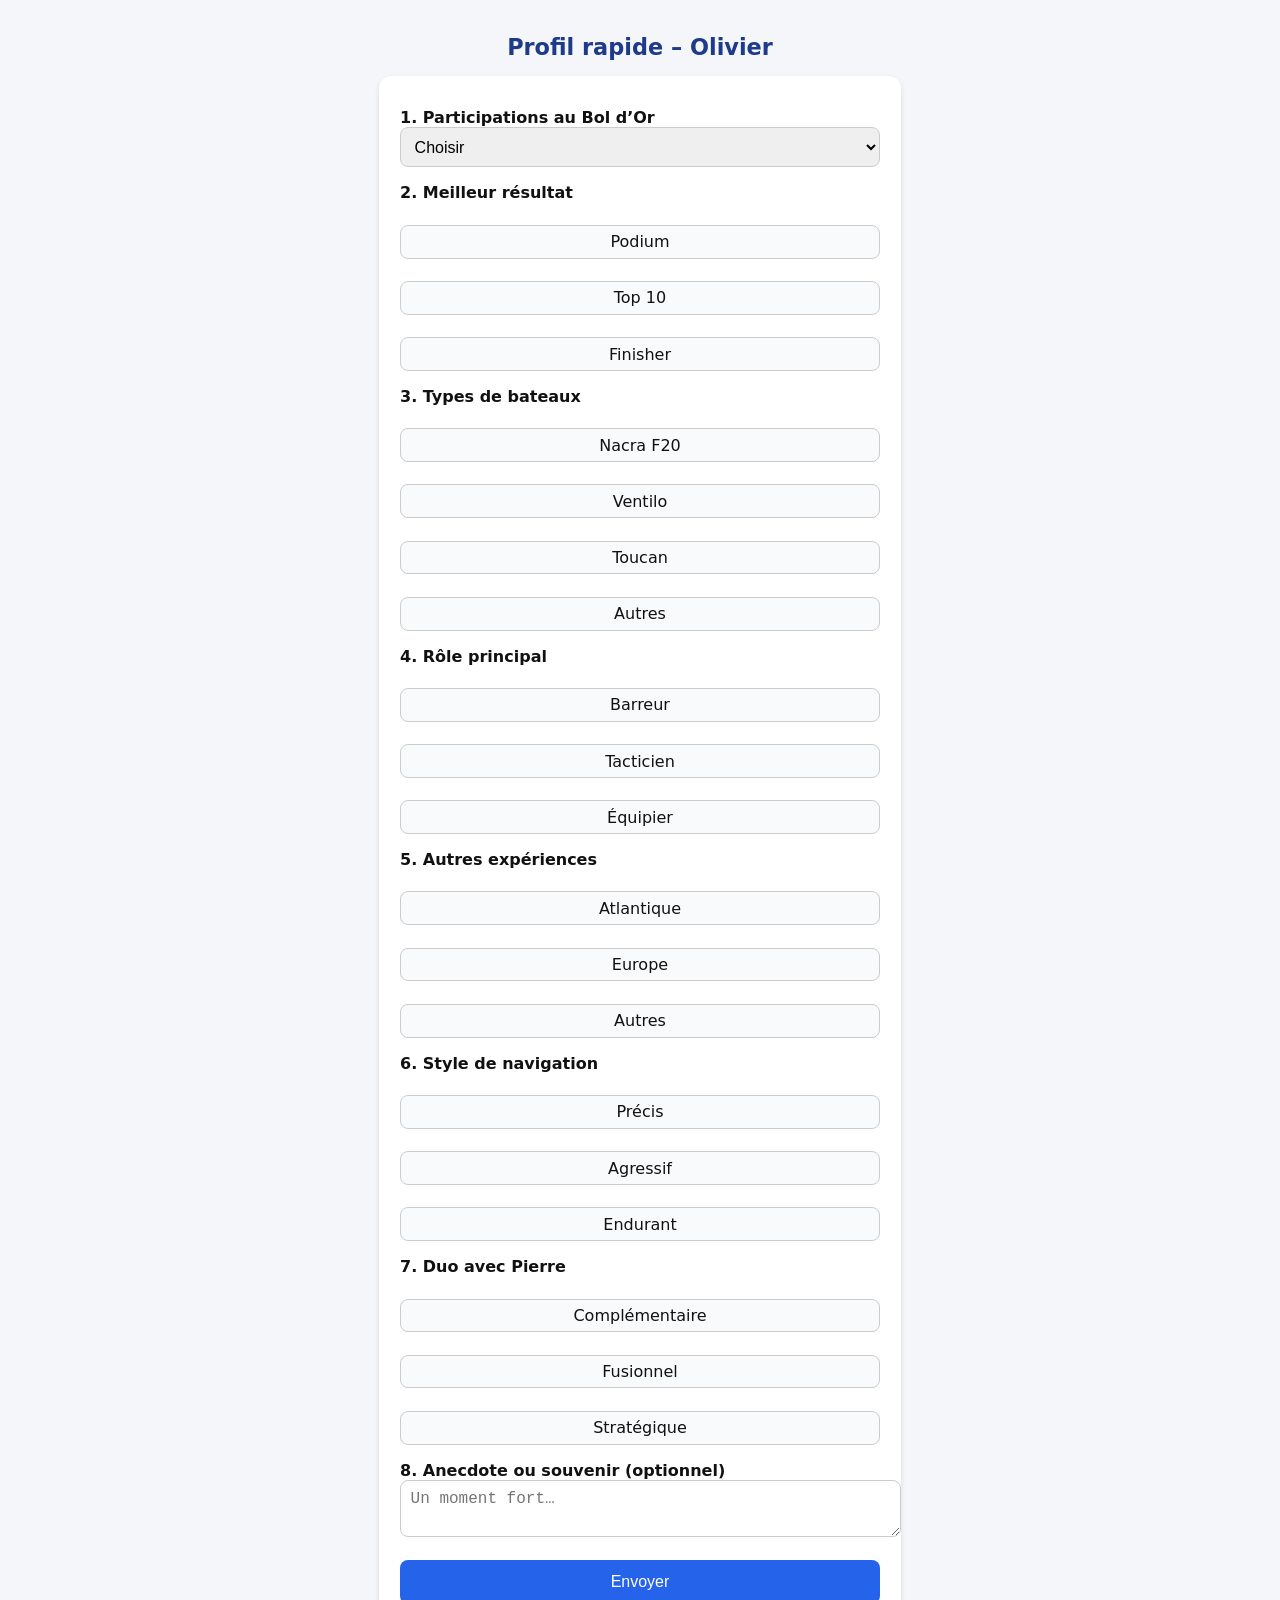
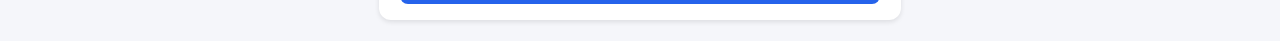
<file: oli_palmares.html>
<!DOCTYPE html>
<html lang="fr">
<head>
<meta charset="UTF-8">
<meta name="viewport" content="width=device-width, initial-scale=1.0">
<title>Profil Olivier – Nacra SUI-112</title>
<style>
  body {font-family: system-ui, sans-serif; background:#f5f6fa; margin:0; padding:1.2rem; color:#111;}
  h1 {text-align:center; color:#1e3a8a; font-size:1.4rem; margin-bottom:1rem;}
  form {background:#fff; padding:1rem 1.3rem; border-radius:12px; box-shadow:0 2px 5px rgba(0,0,0,0.1); max-width:480px; margin:auto;}
  label {display:block; font-weight:600; margin-top:1rem;}
  select, input[type="number"], textarea {width:100%; padding:0.6rem; border:1px solid #ccc; border-radius:8px; font-size:1rem;}
  .options {display:flex; flex-wrap:wrap; gap:0.4rem; margin-top:0.4rem;}
  .options label {font-weight:400; border:1px solid #ccc; border-radius:8px; padding:0.4rem 0.7rem; flex:1 1 45%; text-align:center; cursor:pointer; background:#f8fafc;}
  input[type="radio"], input[type="checkbox"] {display:none;}
  input:checked + label {background:#2563eb; color:#fff; border-color:#2563eb;}
  button {width:100%; margin-top:1.2rem; padding:0.8rem; background:#2563eb; color:#fff; border:none; border-radius:8px; font-size:1rem;}
  button:hover {background:#1e40af;}
</style>
</head>
<body>

<h1>Profil rapide – Olivier</h1>

<form action="https://formspree.io/f/mdkwrzqk" method="POST">

  <label>1. Participations au Bol d’Or</label>
  <select name="bol_dor_participations" required>
    <option value="">Choisir</option>
    <option>Moins de 10</option>
    <option>10–20</option>
    <option>20–30</option>
    <option>Plus de 30</option>
  </select>

  <label>2. Meilleur résultat</label>
  <div class="options">
    <input type="radio" id="podium" name="resultat" value="Podium"><label for="podium">Podium</label>
    <input type="radio" id="top10" name="resultat" value="Top 10"><label for="top10">Top 10</label>
    <input type="radio" id="finish" name="resultat" value="Finisher régulier"><label for="finish">Finisher</label>
  </div>

  <label>3. Types de bateaux</label>
  <div class="options">
    <input type="checkbox" id="nacra" name="bateaux" value="Nacra F20"><label for="nacra">Nacra F20</label>
    <input type="checkbox" id="ventilo" name="bateaux" value="Ventilo"><label for="ventilo">Ventilo</label>
    <input type="checkbox" id="toucan" name="bateaux" value="Toucan"><label for="toucan">Toucan</label>
    <input type="checkbox" id="autres" name="bateaux" value="Autres"><label for="autres">Autres</label>
  </div>

  <label>4. Rôle principal</label>
  <div class="options">
    <input type="radio" id="barreur" name="role" value="Barreur"><label for="barreur">Barreur</label>
    <input type="radio" id="tacticien" name="role" value="Tacticien"><label for="tacticien">Tacticien</label>
    <input type="radio" id="equipier" name="role" value="Équipier"><label for="equipier">Équipier</label>
  </div>

  <label>5. Autres expériences</label>
  <div class="options">
    <input type="checkbox" id="atlantique" name="autres" value="Traversée de l’Atlantique"><label for="atlantique">Atlantique</label>
    <input type="checkbox" id="europa" name="autres" value="Championnats Europe"><label for="europa">Europe</label>
    <input type="checkbox" id="autres_regates" name="autres" value="Autres régates"><label for="autres_regates">Autres</label>
  </div>

  <label>6. Style de navigation</label>
  <div class="options">
    <input type="radio" id="precis" name="style" value="Précis et calme"><label for="precis">Précis</label>
    <input type="radio" id="agressif" name="style" value="Agressif et rapide"><label for="agressif">Agressif</label>
    <input type="radio" id="endurant" name="style" value="Endurant et constant"><label for="endurant">Endurant</label>
  </div>

  <label>7. Duo avec Pierre</label>
  <div class="options">
    <input type="radio" id="complementaire" name="duo" value="Complémentaire"><label for="complementaire">Complémentaire</label>
    <input type="radio" id="fusion" name="duo" value="Fusionnel"><label for="fusion">Fusionnel</label>
    <input type="radio" id="strategique" name="duo" value="Stratégique"><label for="strategique">Stratégique</label>
  </div>

  <label>8. Anecdote ou souvenir (optionnel)</label>
  <textarea name="anecdote" rows="2" placeholder="Un moment fort…"></textarea>

  <button type="submit">Envoyer</button>
</form>

</body>
</html>
</file>
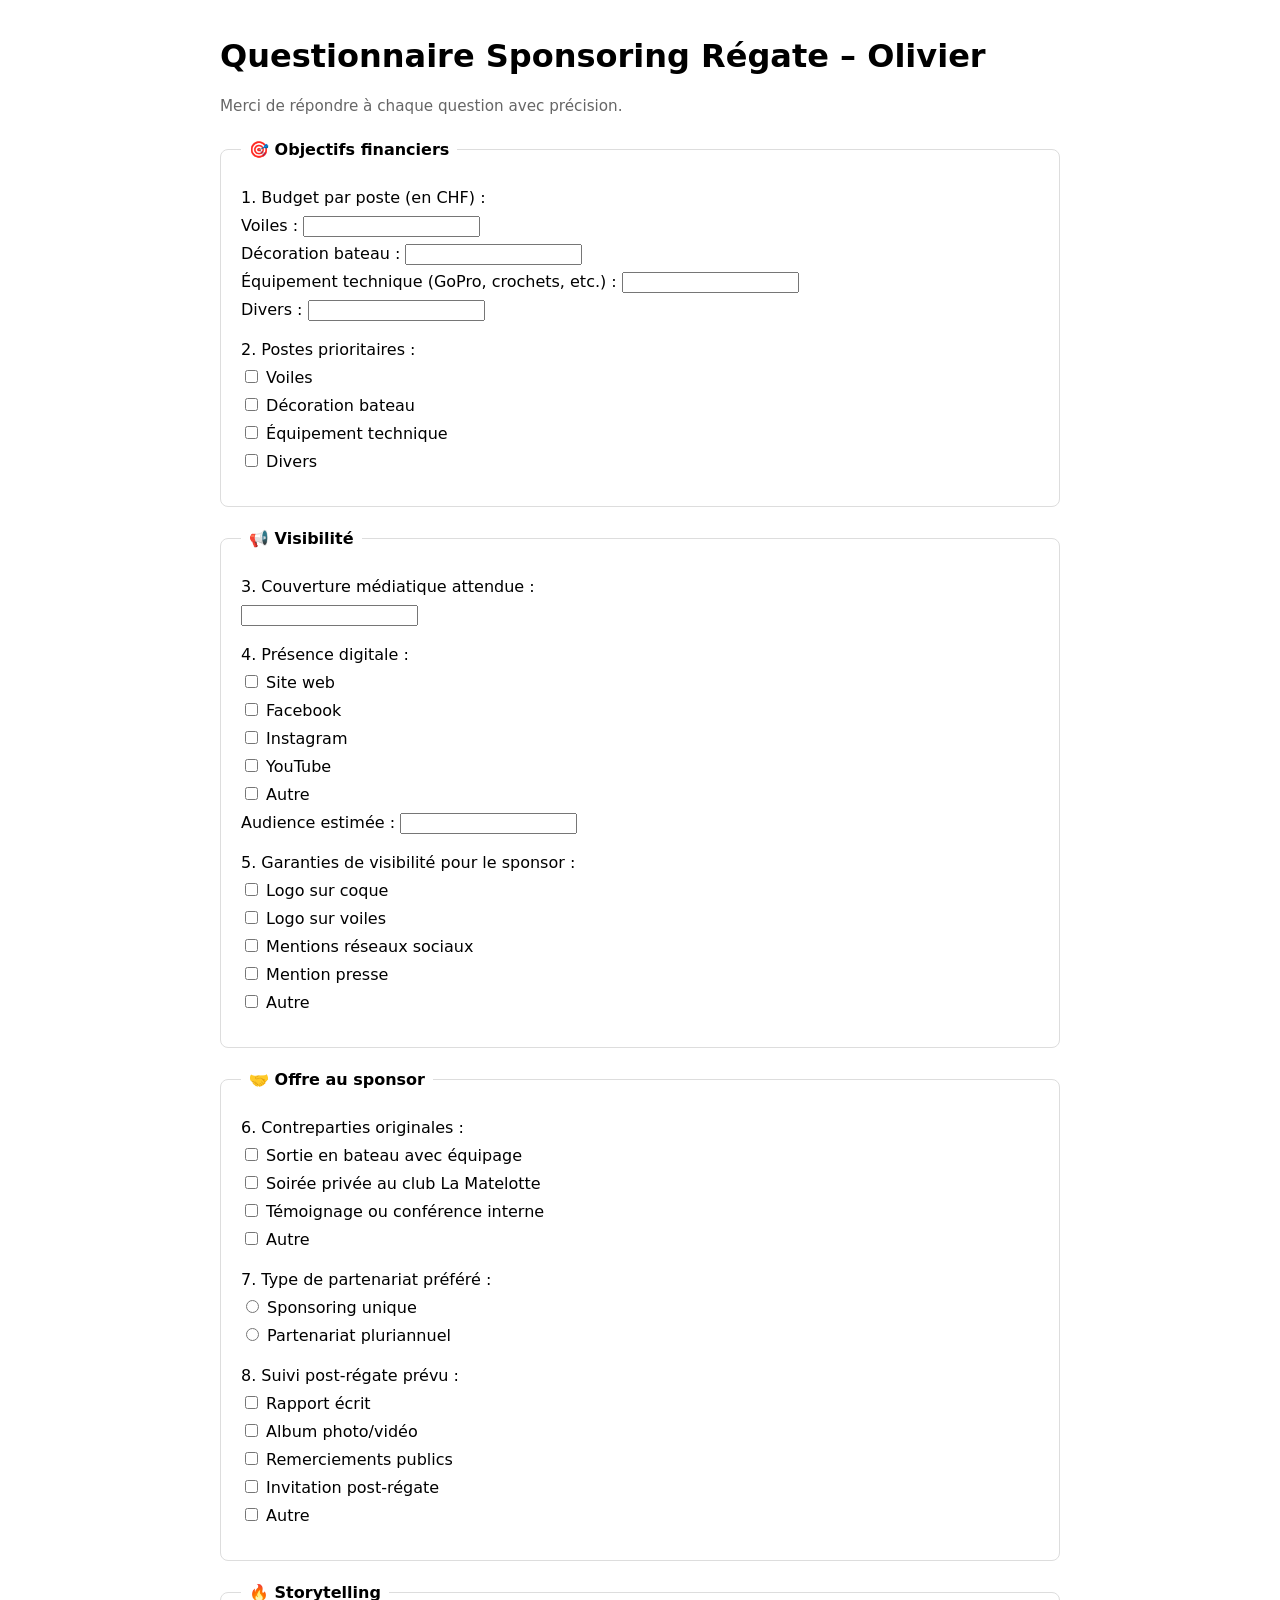
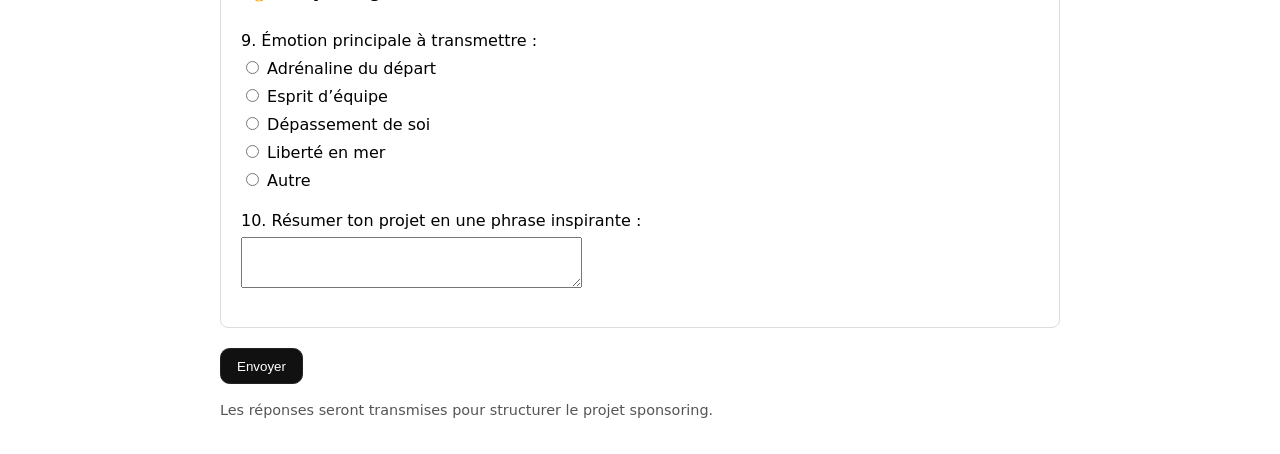
<file: sailing_basic.html>
<!doctype html>
<html lang="fr">
<head>
  <meta charset="utf-8" />
  <meta name="viewport" content="width=device-width,initial-scale=1" />
  <title>Questionnaire Sponsoring Régate – Olivier</title>
  <style>
    body { font-family: system-ui, -apple-system, Segoe UI, Roboto, sans-serif; max-width: 840px; margin: 2rem auto; padding: 0 1rem; line-height: 1.5; }
    h1 { margin-bottom: .25rem; }
    .hint { color:#666; font-size:.95rem; margin-bottom:1.25rem; }
    fieldset { border:1px solid #ddd; border-radius:8px; padding:1rem 1.25rem; margin:1.25rem 0; }
    legend { font-weight:700; padding:0 .5rem; }
    label { display:block; margin:.25rem 0; }
    .row { margin:.5rem 0 1rem; }
    button, input[type="submit"] { padding:.6rem 1rem; border:1px solid #222; border-radius:.6rem; background:#111; color:#fff; cursor:pointer; }
    .small { font-size:.9rem; color:#555; }
  </style>
</head>
<body>
  <h1>Questionnaire Sponsoring Régate – Olivier</h1>
  <p class="hint">Merci de répondre à chaque question avec précision.</p>

  <form action="https://formspree.io/f/xyznzqad" method="POST">

    <!-- Objectifs financiers -->
    <fieldset>
      <legend>🎯 Objectifs financiers</legend>
      <div class="row">
        <label>1. Budget par poste (en CHF) :</label>
        <label>Voiles : <input type="number" name="budget_voiles" min="0" step="1"></label>
        <label>Décoration bateau : <input type="number" name="budget_decoration" min="0" step="1"></label>
        <label>Équipement technique (GoPro, crochets, etc.) : <input type="number" name="budget_equipement" min="0" step="1"></label>
        <label>Divers : <input type="number" name="budget_divers" min="0" step="1"></label>
      </div>
      <div class="row">
        <label>2. Postes prioritaires :</label>
        <label><input type="checkbox" name="prioritaires[]" value="Voiles"> Voiles</label>
        <label><input type="checkbox" name="prioritaires[]" value="Décoration"> Décoration bateau</label>
        <label><input type="checkbox" name="prioritaires[]" value="Équipement"> Équipement technique</label>
        <label><input type="checkbox" name="prioritaires[]" value="Divers"> Divers</label>
      </div>
    </fieldset>

    <!-- Visibilité -->
    <fieldset>
      <legend>📢 Visibilité</legend>
      <div class="row">
        <label>3. Couverture médiatique attendue :</label>
        <input type="text" name="couverture_media">
      </div>
      <div class="row">
        <label>4. Présence digitale :</label>
        <label><input type="checkbox" name="digital[]" value="Site web"> Site web</label>
        <label><input type="checkbox" name="digital[]" value="Facebook"> Facebook</label>
        <label><input type="checkbox" name="digital[]" value="Instagram"> Instagram</label>
        <label><input type="checkbox" name="digital[]" value="YouTube"> YouTube</label>
        <label><input type="checkbox" name="digital[]" value="Autre"> Autre</label>
        <label>Audience estimée : <input type="text" name="audience_estimee"></label>
      </div>
      <div class="row">
        <label>5. Garanties de visibilité pour le sponsor :</label>
        <label><input type="checkbox" name="visibilite[]" value="Logo coque"> Logo sur coque</label>
        <label><input type="checkbox" name="visibilite[]" value="Logo voiles"> Logo sur voiles</label>
        <label><input type="checkbox" name="visibilite[]" value="Réseaux sociaux"> Mentions réseaux sociaux</label>
        <label><input type="checkbox" name="visibilite[]" value="Presse"> Mention presse</label>
        <label><input type="checkbox" name="visibilite[]" value="Autre"> Autre</label>
      </div>
    </fieldset>

    <!-- Offre sponsor -->
    <fieldset>
      <legend>🤝 Offre au sponsor</legend>
      <div class="row">
        <label>6. Contreparties originales :</label>
        <label><input type="checkbox" name="contreparties[]" value="Sortie bateau"> Sortie en bateau avec équipage</label>
        <label><input type="checkbox" name="contreparties[]" value="Soirée privée"> Soirée privée au club La Matelotte</label>
        <label><input type="checkbox" name="contreparties[]" value="Conférence"> Témoignage ou conférence interne</label>
        <label><input type="checkbox" name="contreparties[]" value="Autre"> Autre</label>
      </div>
      <div class="row">
        <label>7. Type de partenariat préféré :</label>
        <label><input type="radio" name="partenariat" value="Unique"> Sponsoring unique</label>
        <label><input type="radio" name="partenariat" value="Pluriannuel"> Partenariat pluriannuel</label>
      </div>
      <div class="row">
        <label>8. Suivi post-régate prévu :</label>
        <label><input type="checkbox" name="suivi[]" value="Rapport écrit"> Rapport écrit</label>
        <label><input type="checkbox" name="suivi[]" value="Album photo/vidéo"> Album photo/vidéo</label>
        <label><input type="checkbox" name="suivi[]" value="Remerciements publics"> Remerciements publics</label>
        <label><input type="checkbox" name="suivi[]" value="Invitation post-régate"> Invitation post-régate</label>
        <label><input type="checkbox" name="suivi[]" value="Autre"> Autre</label>
      </div>
    </fieldset>

    <!-- Storytelling -->
    <fieldset>
      <legend>🔥 Storytelling</legend>
      <div class="row">
        <label>9. Émotion principale à transmettre :</label>
        <label><input type="radio" name="emotion" value="Adrénaline"> Adrénaline du départ</label>
        <label><input type="radio" name="emotion" value="Esprit d’équipe"> Esprit d’équipe</label>
        <label><input type="radio" name="emotion" value="Dépassement de soi"> Dépassement de soi</label>
        <label><input type="radio" name="emotion" value="Liberté"> Liberté en mer</label>
        <label><input type="radio" name="emotion" value="Autre"> Autre</label>
      </div>
      <div class="row">
        <label>10. Résumer ton projet en une phrase inspirante :</label>
        <textarea name="phrase_inspirante" rows="3" cols="40"></textarea>
      </div>
    </fieldset>

    <div class="row">
      <input type="submit" value="Envoyer">
    </div>
  </form>

  <p class="small">Les réponses seront transmises pour structurer le projet sponsoring.</p>
</body>
</html>
</file>
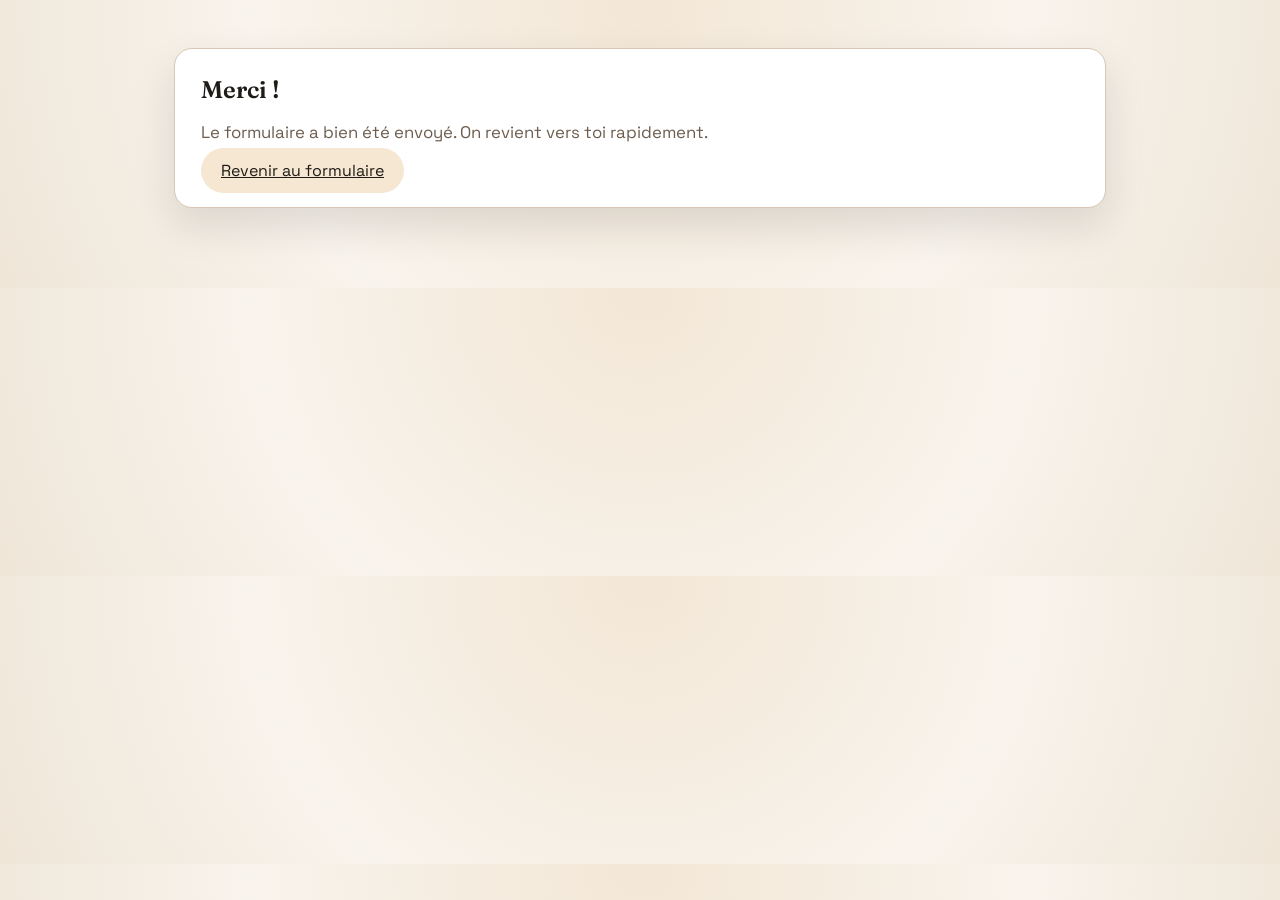
<file: nico-malaya-import-v0/thank-you.html>
<!doctype html>
<html lang="fr">
<head>
  <meta charset="utf-8" />
  <meta name="viewport" content="width=device-width, initial-scale=1" />
  <title>Merci — Nico Malaya Import v0</title>
  <link rel="preconnect" href="https://fonts.googleapis.com" />
  <link rel="preconnect" href="https://fonts.gstatic.com" crossorigin />
  <link href="https://fonts.googleapis.com/css2?family=Fraunces:opsz,wght@9..144,300;9..144,500;9..144,700&family=Space+Grotesk:wght@400;500;600&display=swap" rel="stylesheet" />
  <link rel="stylesheet" href="styles.css" />
</head>
<body>
  <main class="page">
    <section class="section">
      <h1>Merci !</h1>
      <p class="lead">Le formulaire a bien été envoyé. On revient vers toi rapidement.</p>
      <a class="btn ghost" href="index.html">Revenir au formulaire</a>
    </section>
  </main>
</body>
</html>
</file>
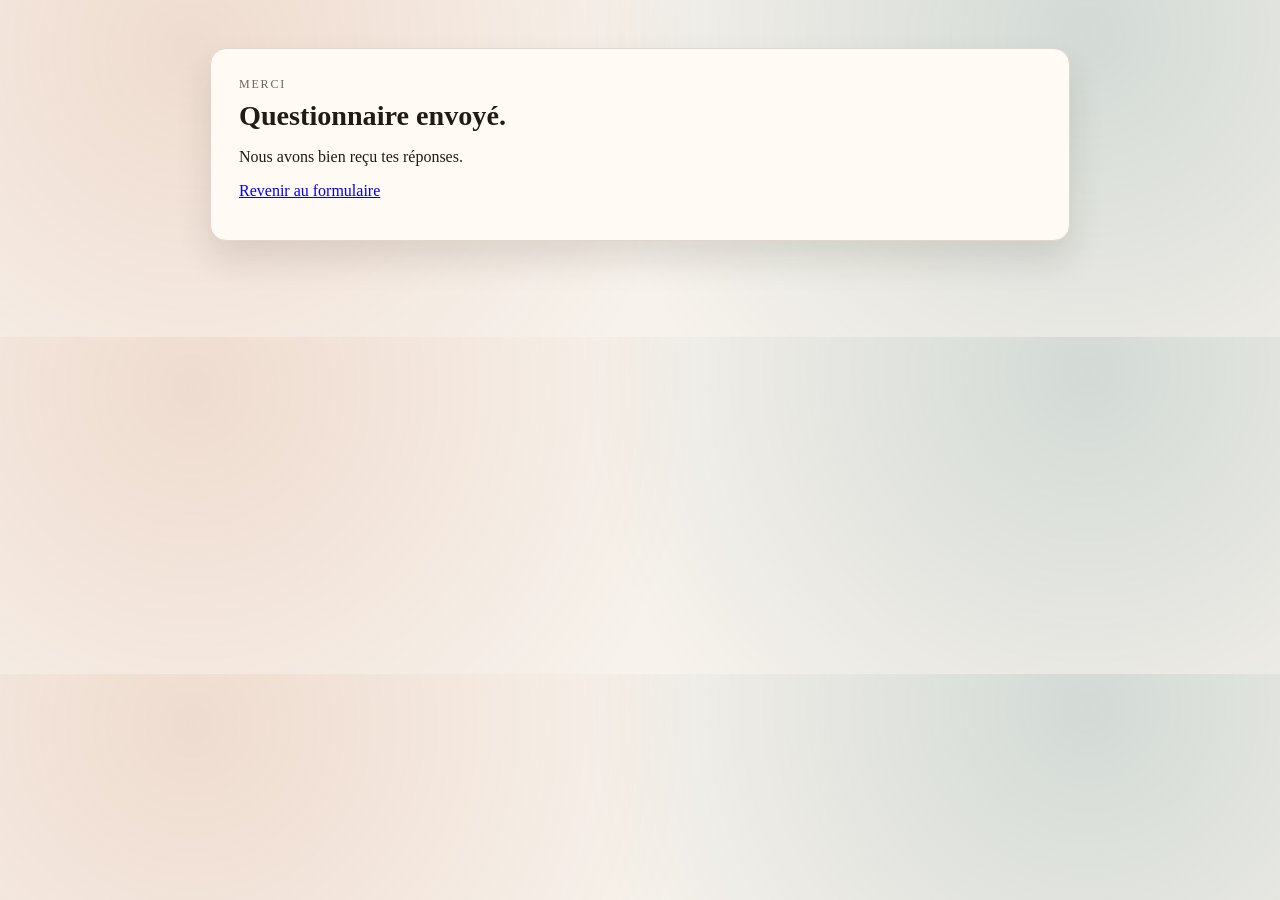
<file: nico-malaya-import/thank-you.html>
<!doctype html>
<html lang="fr">
<head>
  <meta charset="utf-8" />
  <meta name="viewport" content="width=device-width, initial-scale=1" />
  <title>Merci — Nico’Malaya</title>
  <link rel="stylesheet" href="styles.css" />
</head>
<body>
  <main class="page">
    <header class="hero">
      <p class="eyebrow">Merci</p>
      <h1>Questionnaire envoyé.</h1>
      <p>Nous avons bien reçu tes réponses.</p>
      <p><a href="index.html">Revenir au formulaire</a></p>
    </header>
  </main>
</body>
</html>
</file>
<file: nico-malaya-import-v0/styles.css>
:root {
  color-scheme: light;
  --bg: #f8f3ec;
  --bg-2: #efe6d8;
  --card: #ffffff;
  --ink: #1f1b16;
  --muted: #6d5d4f;
  --accent: #d07b45;
  --accent-2: #254d45;
  --border: #d6c7b6;
  --shadow: 0 18px 40px rgba(31, 27, 22, 0.12);
  --radius: 18px;
}

* {
  box-sizing: border-box;
}

body {
  margin: 0;
  font-family: "Space Grotesk", system-ui, sans-serif;
  color: var(--ink);
  background: radial-gradient(circle at top, #f3e7d6 0%, #f8f3ec 55%, #efe6d8 100%);
}

.page {
  max-width: 980px;
  margin: 0 auto;
  padding: 48px 24px 80px;
}

.hero {
  text-align: left;
  margin-bottom: 36px;
}

.eyebrow {
  text-transform: uppercase;
  letter-spacing: 0.2em;
  font-size: 0.75rem;
  color: var(--accent-2);
  margin-bottom: 12px;
}

h1, h2, h3 {
  font-family: "Fraunces", serif;
  margin: 0 0 12px;
  font-weight: 600;
}

.lead {
  font-size: 1.05rem;
  color: var(--muted);
  max-width: 620px;
}

.alert {
  margin-top: 20px;
  padding: 14px 18px;
  border-radius: 12px;
  background: #fff3df;
  border: 1px solid #f0d2ab;
  font-weight: 600;
}

.form {
  display: flex;
  flex-direction: column;
  gap: 28px;
}

.section {
  background: var(--card);
  border-radius: var(--radius);
  padding: 26px;
  box-shadow: var(--shadow);
  border: 1px solid var(--border);
}

.section-head p {
  color: var(--muted);
  margin: 0 0 16px;
}

.card {
  background: #fffaf3;
  border-radius: 14px;
  border: 1px solid #edd7b8;
  padding: 18px;
  margin-bottom: 16px;
}

.card-head {
  display: flex;
  align-items: center;
  justify-content: space-between;
  margin-bottom: 14px;
}

.stack {
  display: flex;
  flex-direction: column;
  gap: 18px;
  margin-bottom: 18px;
}

.grid {
  display: grid;
  gap: 14px;
}

.grid.two {
  grid-template-columns: repeat(auto-fit, minmax(220px, 1fr));
}

.check-grid {
  grid-template-columns: repeat(auto-fit, minmax(220px, 1fr));
  align-items: center;
}

label {
  display: flex;
  flex-direction: column;
  gap: 6px;
  font-weight: 500;
  color: var(--ink);
}

label.inline {
  flex-direction: row;
  align-items: center;
  gap: 8px;
}

input, select, textarea {
  font: inherit;
  padding: 10px 12px;
  border-radius: 10px;
  border: 1px solid #cbb8a5;
  background: #fff;
}

input:focus, select:focus, textarea:focus {
  outline: 2px solid rgba(208, 123, 69, 0.45);
  border-color: var(--accent);
}

textarea {
  resize: vertical;
}

fieldset {
  border: none;
  padding: 0;
}

legend {
  font-weight: 600;
  margin-bottom: 10px;
}

.btn {
  border: none;
  font: inherit;
  padding: 12px 20px;
  border-radius: 999px;
  cursor: pointer;
  transition: transform 0.15s ease, box-shadow 0.2s ease;
}

.btn:hover {
  transform: translateY(-1px);
  box-shadow: 0 10px 16px rgba(31, 27, 22, 0.18);
}

.btn.primary {
  background: var(--accent);
  color: #fff;
}

.btn.ghost {
  background: #f5e7d2;
  color: var(--ink);
}

.btn.mini {
  padding: 6px 14px;
  font-size: 0.85rem;
}

.btn.danger {
  background: #f0c2a0;
}

.form-footer {
  display: flex;
  flex-direction: column;
  gap: 12px;
  align-items: flex-start;
}

.helper {
  color: var(--muted);
  margin: 0;
}

@media (max-width: 640px) {
  .page {
    padding: 36px 18px 60px;
  }

  .section {
    padding: 22px;
  }
}
</file>
<file: nico-malaya-import/styles.css>
:root {
  color-scheme: light;
  --bg: #f7f2ec;
  --surface: #fffaf4;
  --ink: #1f1b16;
  --muted: #6f655c;
  --accent: #c35c2b;
  --accent-2: #2f6f6d;
  --border: #e1d6cc;
  --focus: #24384a;
  --shadow: 0 18px 35px rgba(45, 32, 18, 0.12);
  --radius: 16px;
  --radius-sm: 10px;
  --maxw: 900px;
  font-family: "Merriweather", "Georgia", serif;
}

* {
  box-sizing: border-box;
}

body {
  margin: 0;
  background:
    radial-gradient(circle at 15% 15%, rgba(195, 92, 43, 0.15), transparent 45%),
    radial-gradient(circle at 85% 10%, rgba(47, 111, 109, 0.18), transparent 45%),
    var(--bg);
  color: var(--ink);
}

.page {
  max-width: var(--maxw);
  margin: 0 auto;
  padding: 48px 20px 72px;
}

.hero {
  background: var(--surface);
  padding: 28px 28px 24px;
  border-radius: var(--radius);
  box-shadow: var(--shadow);
  border: 1px solid var(--border);
  margin-bottom: 24px;
}

.eyebrow {
  text-transform: uppercase;
  letter-spacing: 0.15em;
  font-size: 0.75rem;
  color: var(--muted);
  margin: 0 0 8px;
}

h1 {
  margin: 0 0 12px;
  font-size: clamp(1.6rem, 2.2vw, 2.4rem);
}

.callout {
  margin: 0 0 18px;
  padding: 12px 16px;
  border-left: 4px solid var(--accent);
  background: rgba(195, 92, 43, 0.1);
  border-radius: var(--radius-sm);
}

.progress {
  display: grid;
  gap: 8px;
}

.progress-bar {
  height: 10px;
  background: #efe5db;
  border-radius: 999px;
  overflow: hidden;
}

#progressFill {
  display: block;
  height: 100%;
  width: 33.33%;
  background: linear-gradient(90deg, var(--accent), var(--accent-2));
  transition: width 0.35s ease;
}

form {
  background: var(--surface);
  border-radius: var(--radius);
  padding: 28px;
  border: 1px solid var(--border);
  box-shadow: var(--shadow);
}

fieldset {
  border: 1px solid var(--border);
  border-radius: var(--radius-sm);
  padding: 20px;
  margin: 0 0 20px;
}

legend {
  padding: 0 10px;
  font-weight: 700;
  color: var(--accent-2);
}

.field {
  display: grid;
  gap: 8px;
  margin-bottom: 18px;
}

label {
  font-weight: 600;
}

input,
select,
textarea {
  font: inherit;
  padding: 10px 12px;
  border-radius: 12px;
  border: 1px solid var(--border);
  background: #fff;
  color: var(--ink);
}

input:focus,
select:focus,
textarea:focus {
  outline: 2px solid var(--focus);
  outline-offset: 2px;
}

textarea {
  resize: vertical;
}

.choices {
  display: grid;
  gap: 10px;
  grid-template-columns: repeat(auto-fit, minmax(160px, 1fr));
}

.choices label {
  display: flex;
  align-items: center;
  gap: 8px;
  font-weight: 500;
}

.form-errors {
  color: #9b1c1c;
  font-weight: 600;
  min-height: 24px;
  margin-bottom: 16px;
}

.nav {
  display: flex;
  gap: 12px;
  justify-content: space-between;
  align-items: center;
  flex-wrap: wrap;
}

.btn {
  border: 1px solid transparent;
  padding: 10px 18px;
  border-radius: 999px;
  font-weight: 700;
  background: var(--accent-2);
  color: #fff;
  cursor: pointer;
  transition: transform 0.2s ease, box-shadow 0.2s ease;
}

.btn:hover {
  transform: translateY(-1px);
  box-shadow: 0 8px 18px rgba(47, 111, 109, 0.2);
}

.btn:disabled {
  opacity: 0.5;
  cursor: not-allowed;
  box-shadow: none;
  transform: none;
}

.btn.primary {
  background: var(--accent);
}

.btn.ghost {
  background: transparent;
  color: var(--accent-2);
  border-color: var(--accent-2);
}

.helper {
  color: var(--muted);
  margin-top: 16px;
}

.step[hidden] {
  display: none;
}

.conditional[hidden] {
  display: none;
}

@media (max-width: 720px) {
  form,
  .hero {
    padding: 20px;
  }

  .choices {
    grid-template-columns: 1fr;
  }

  .nav {
    flex-direction: column;
    align-items: stretch;
  }
}
</file>
